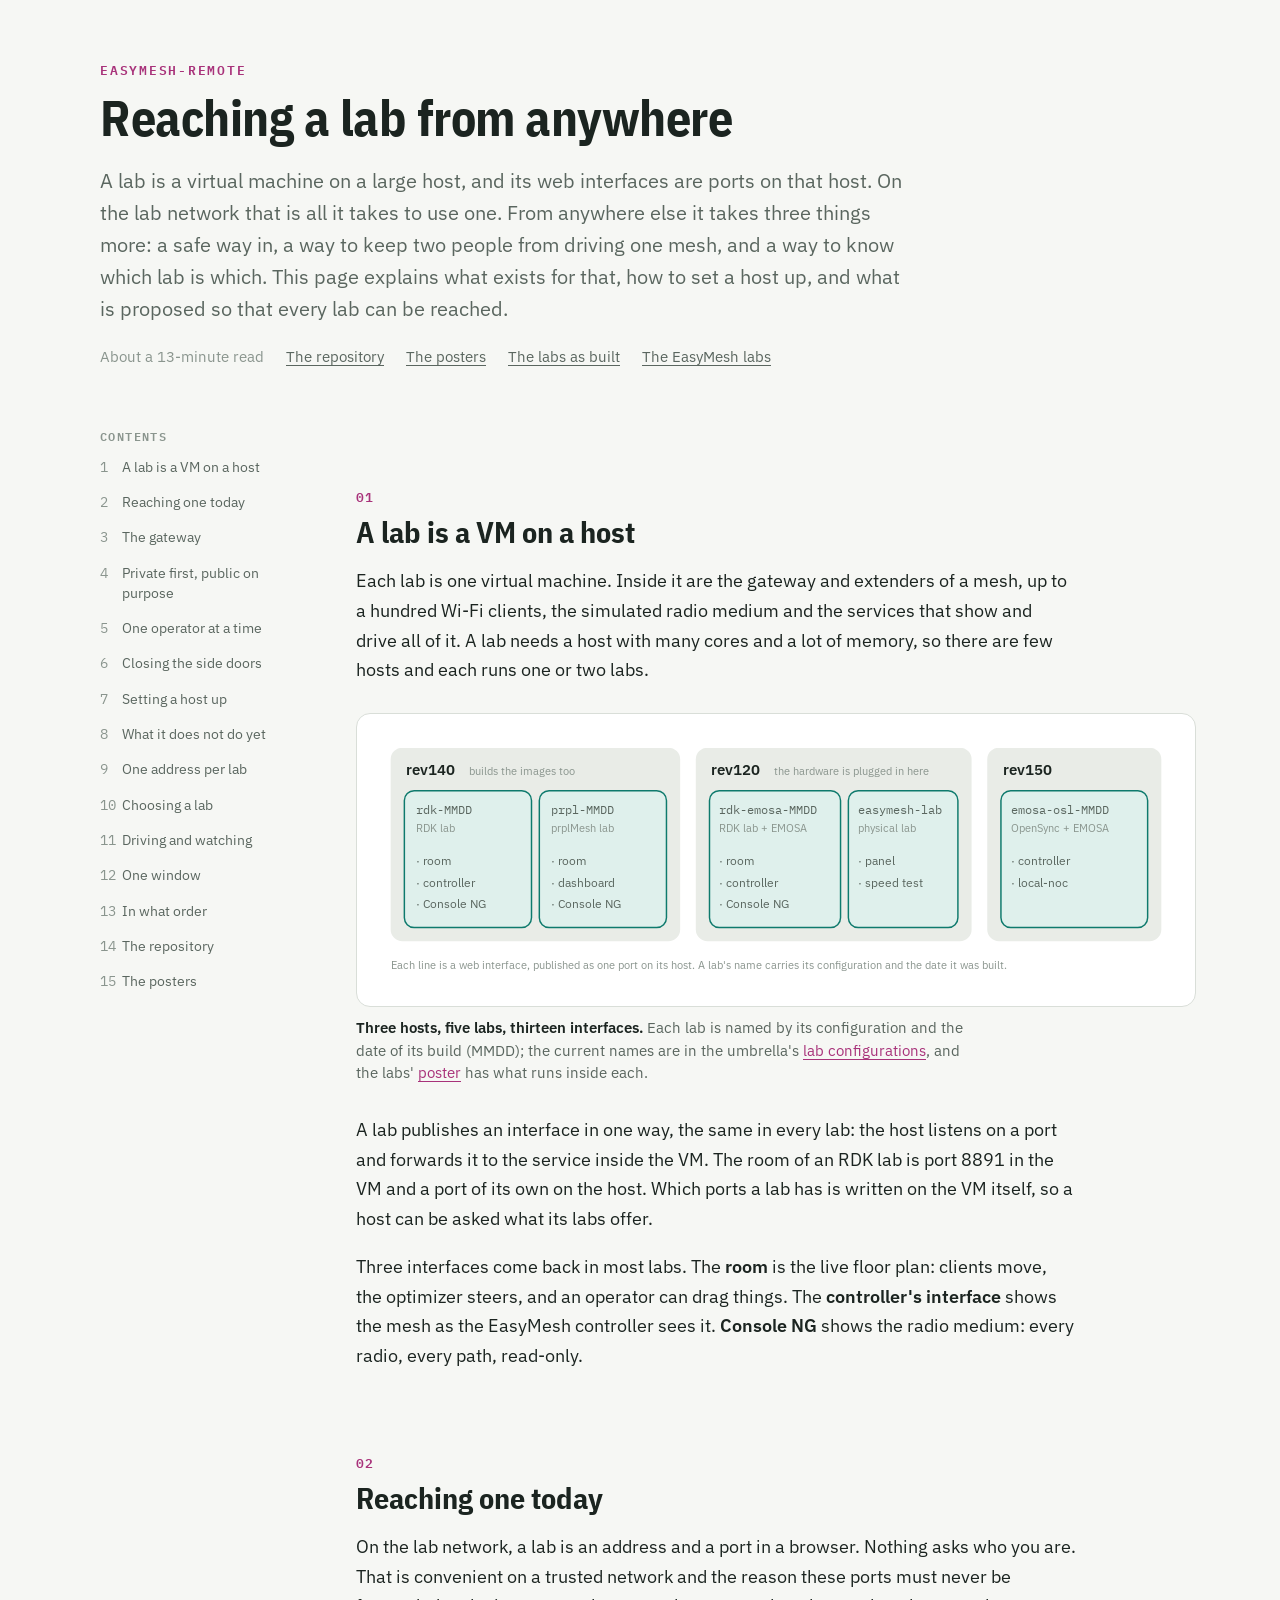
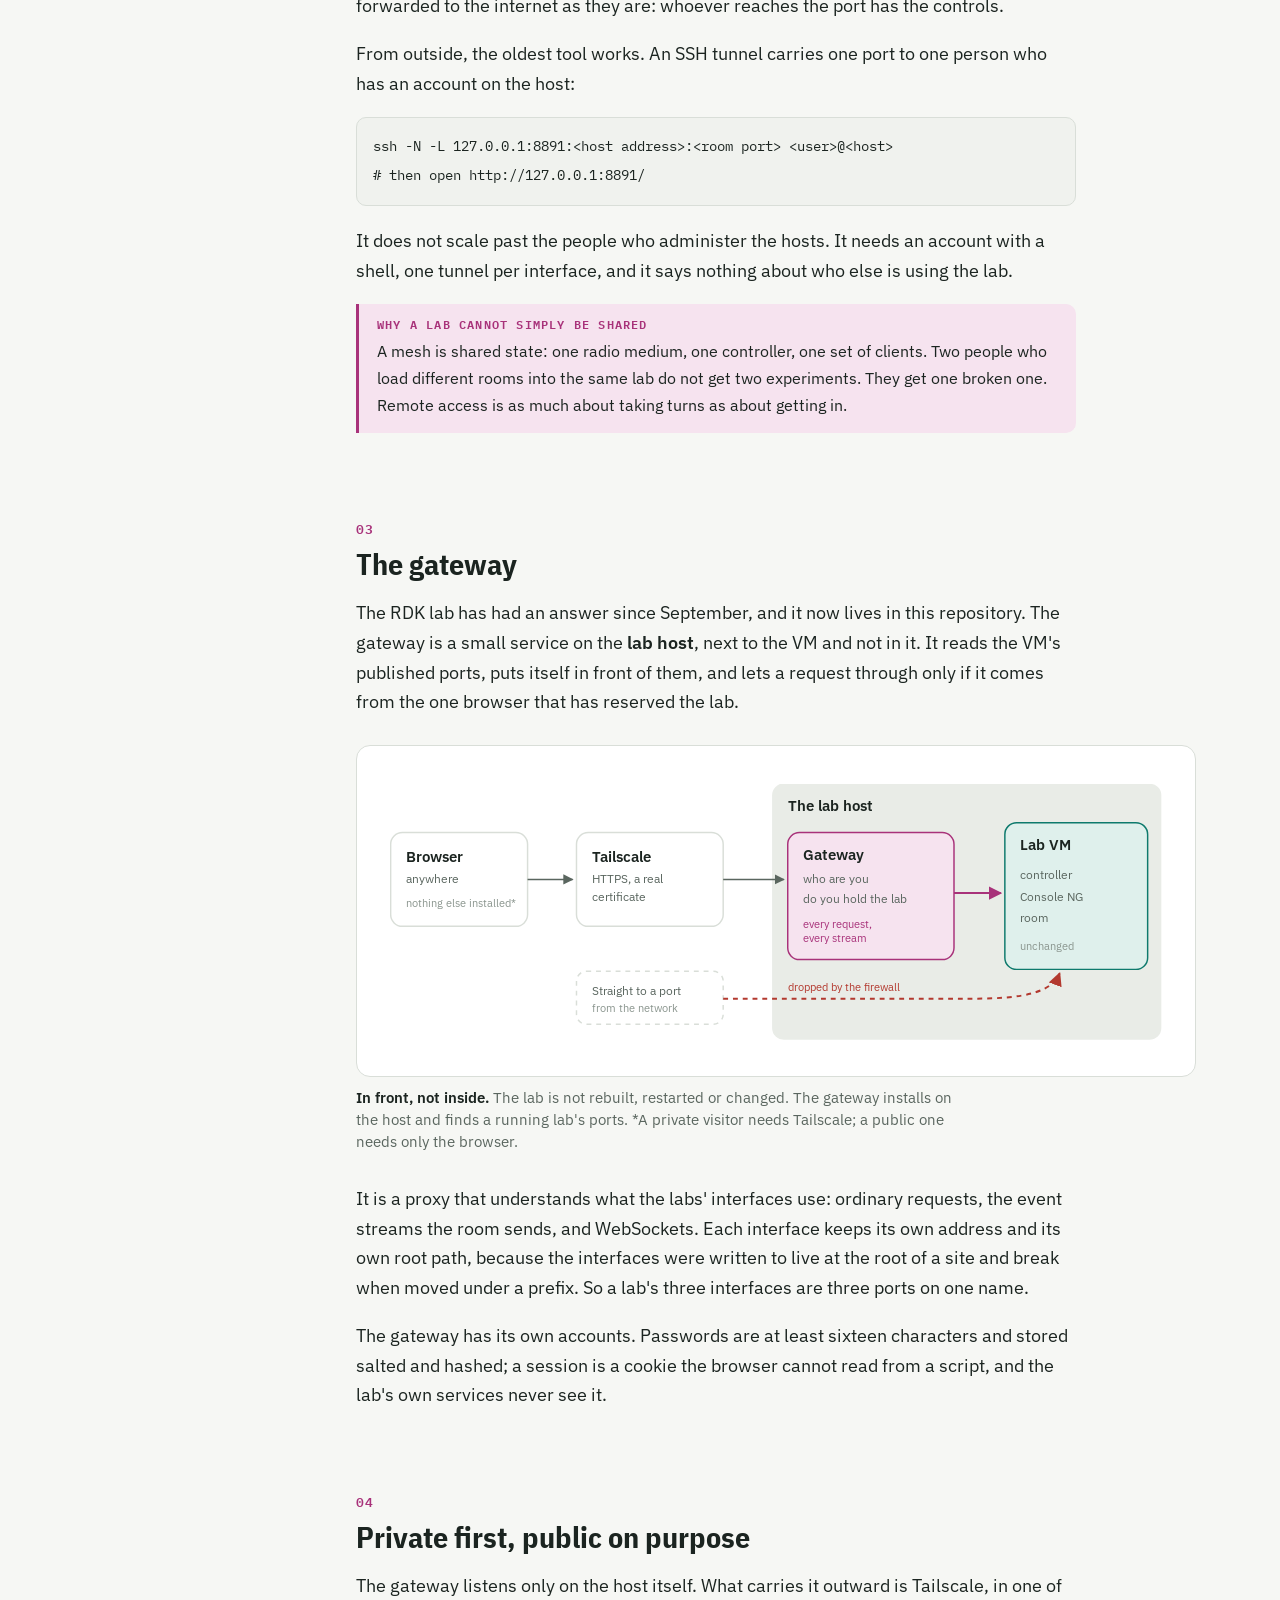
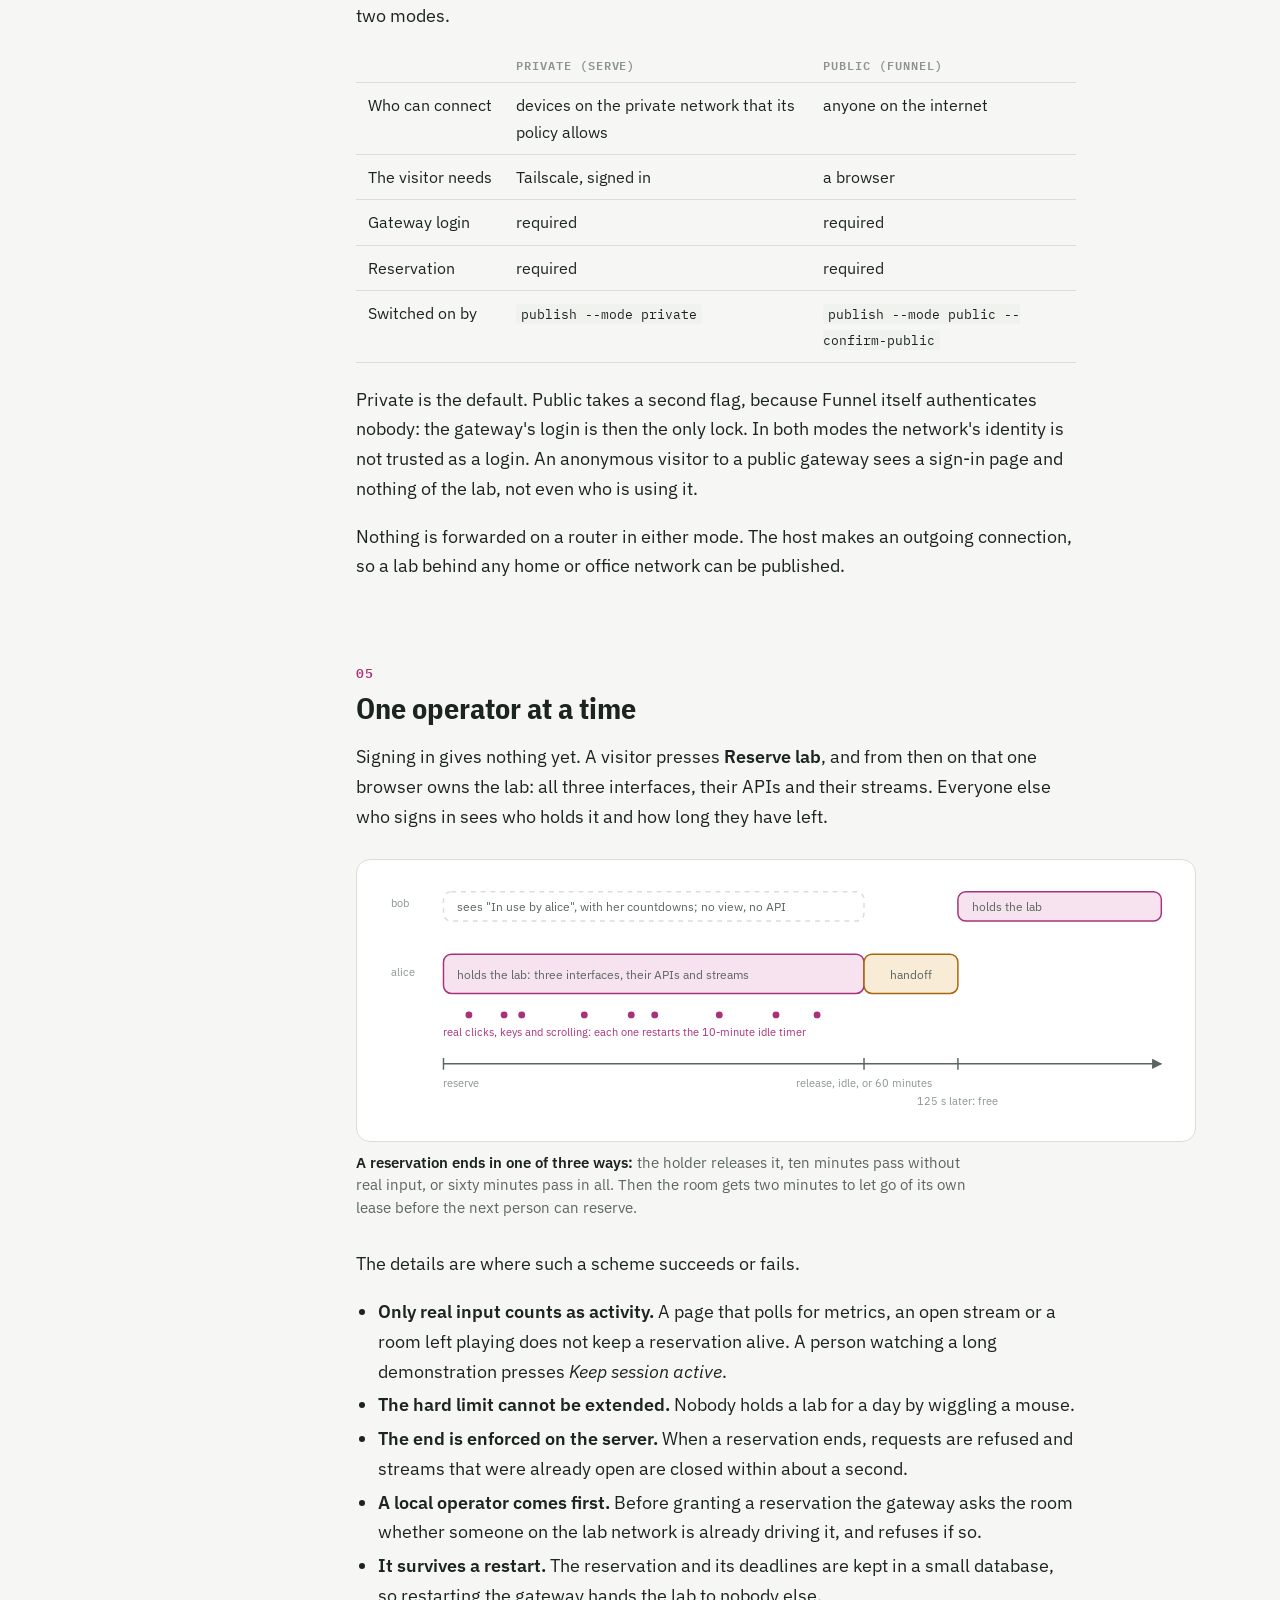
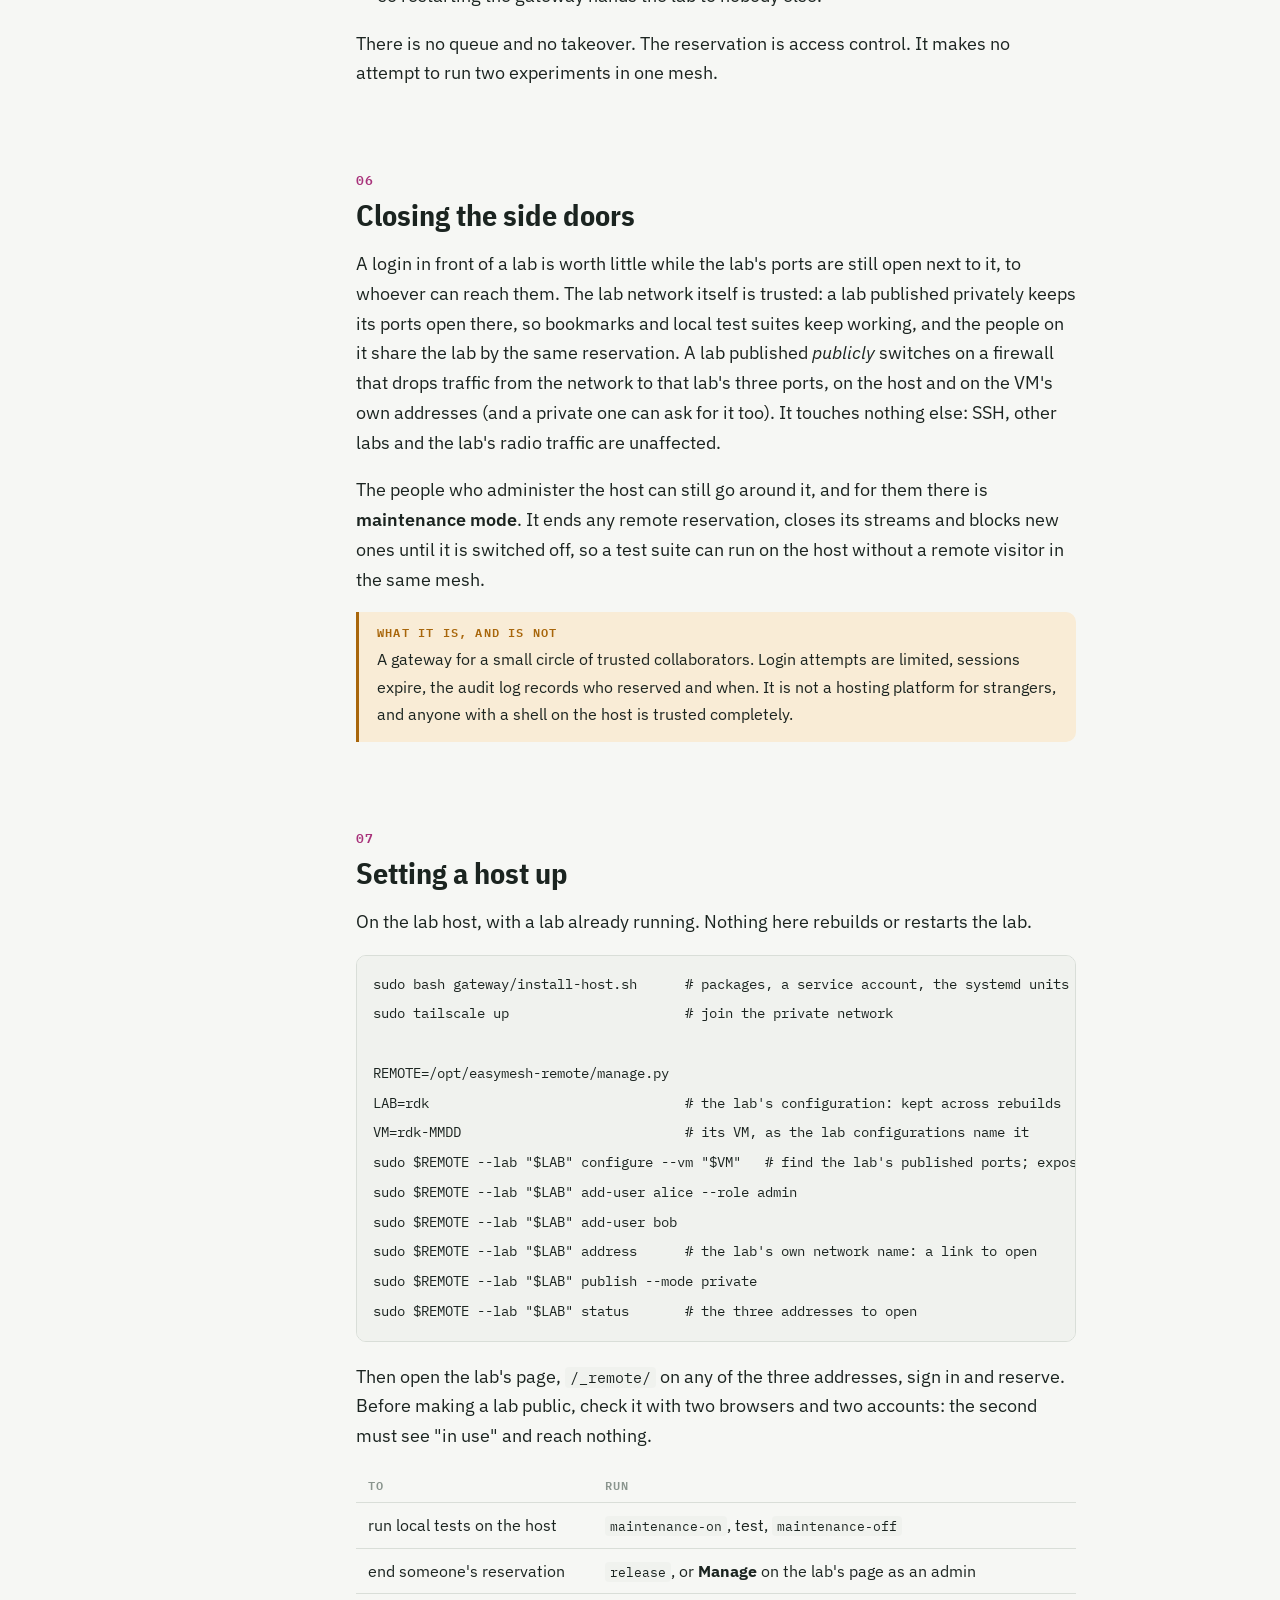
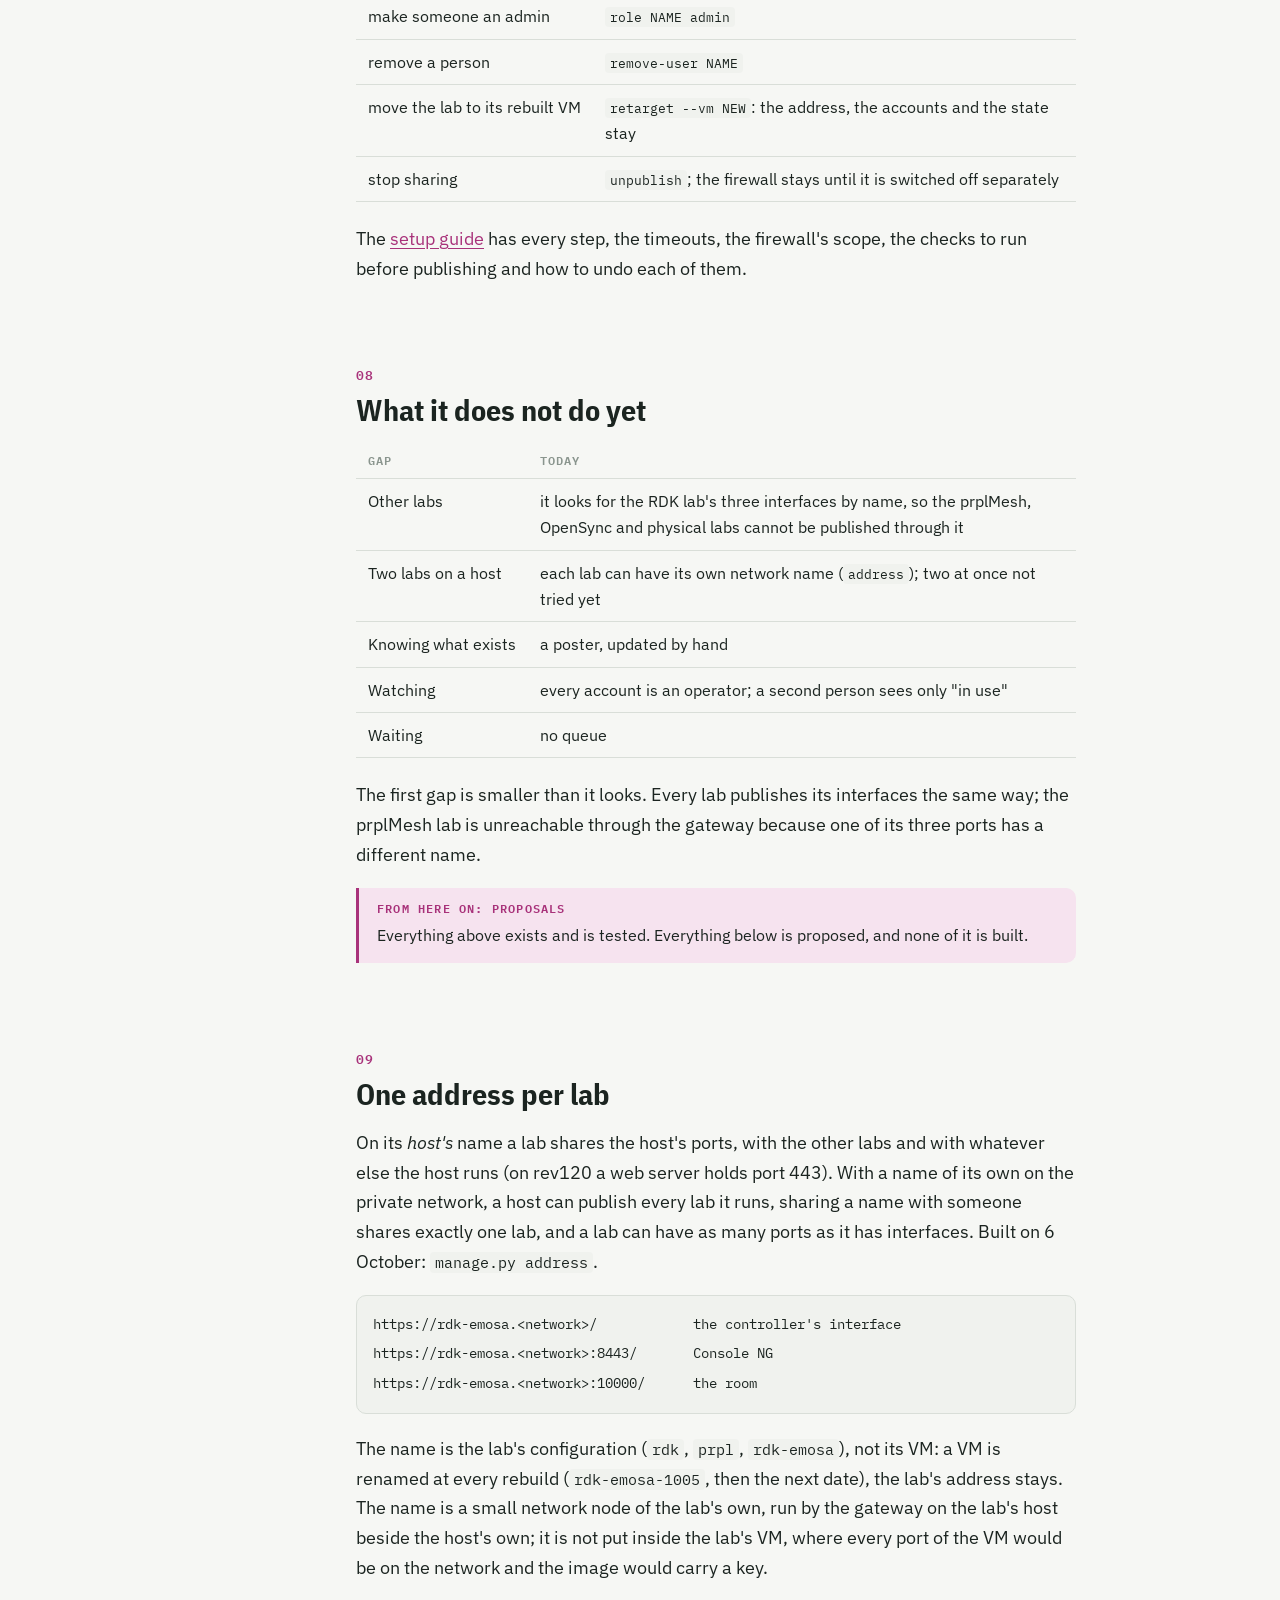
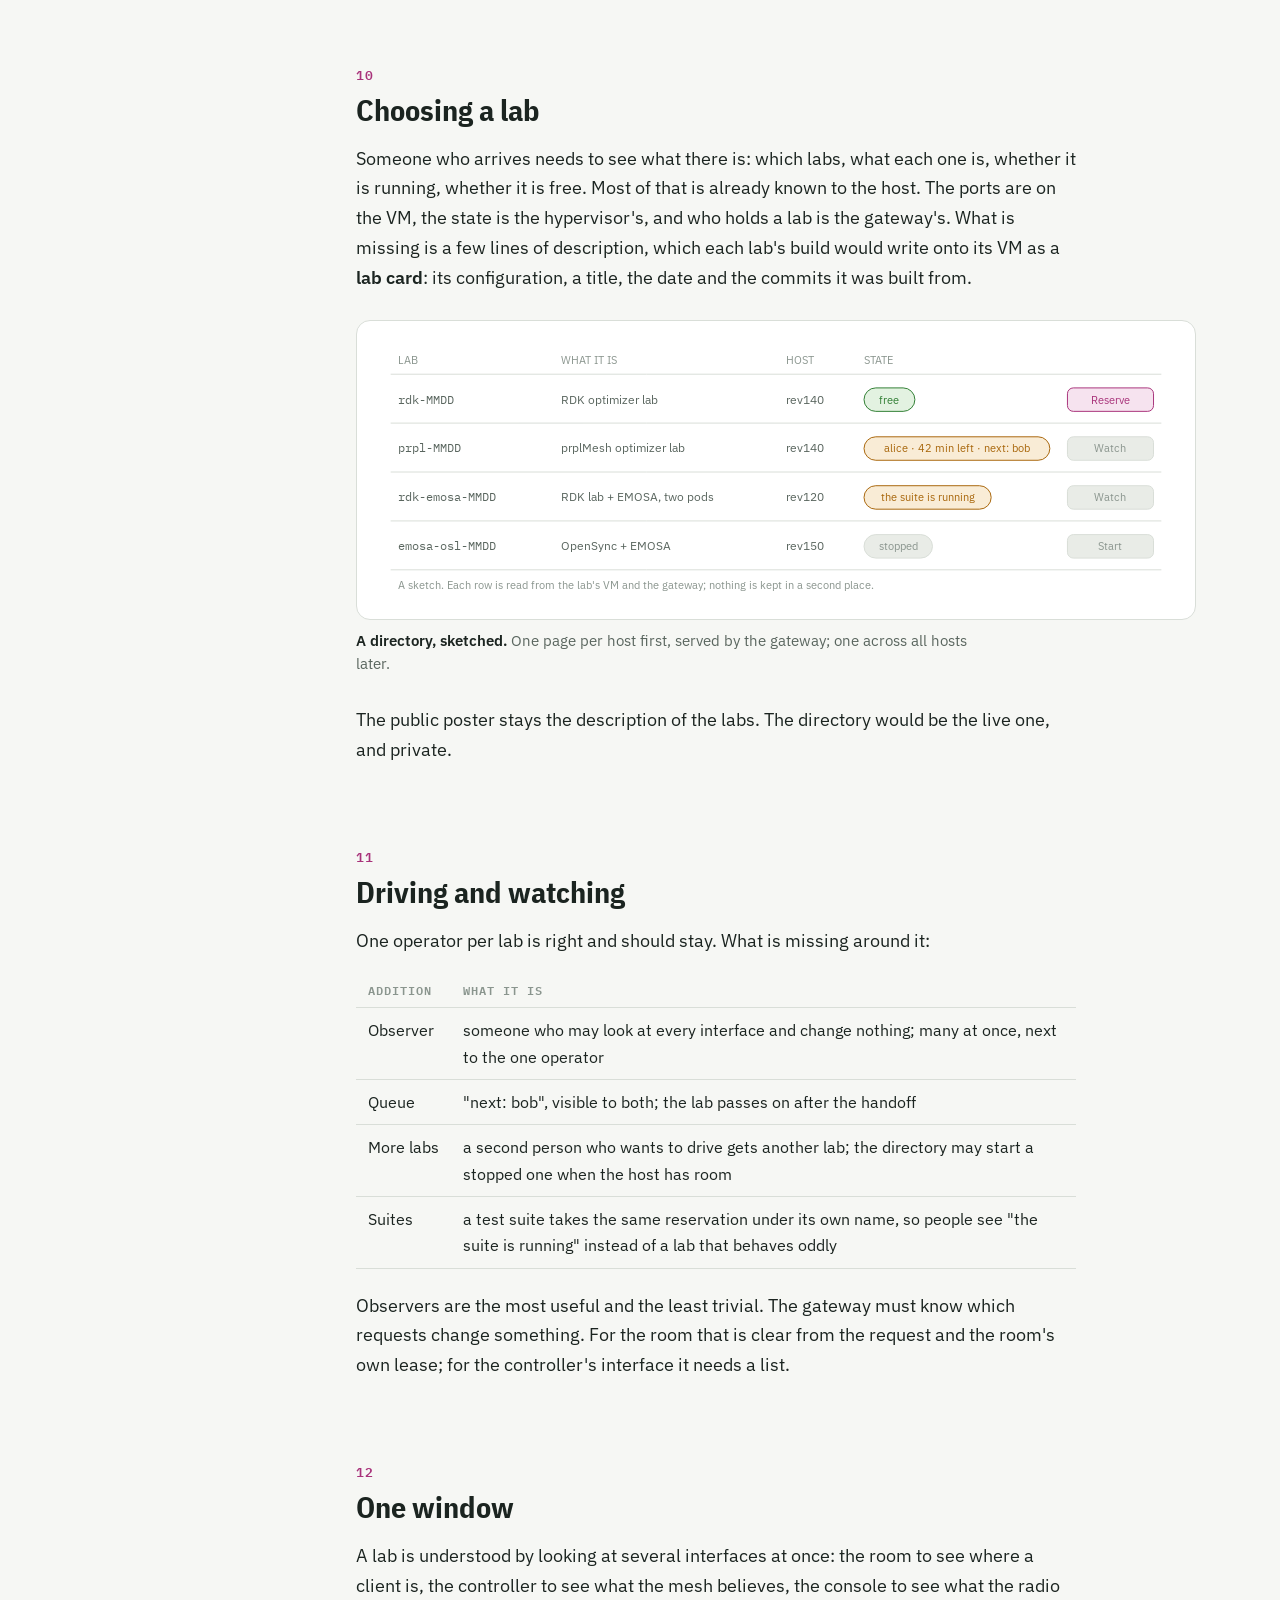
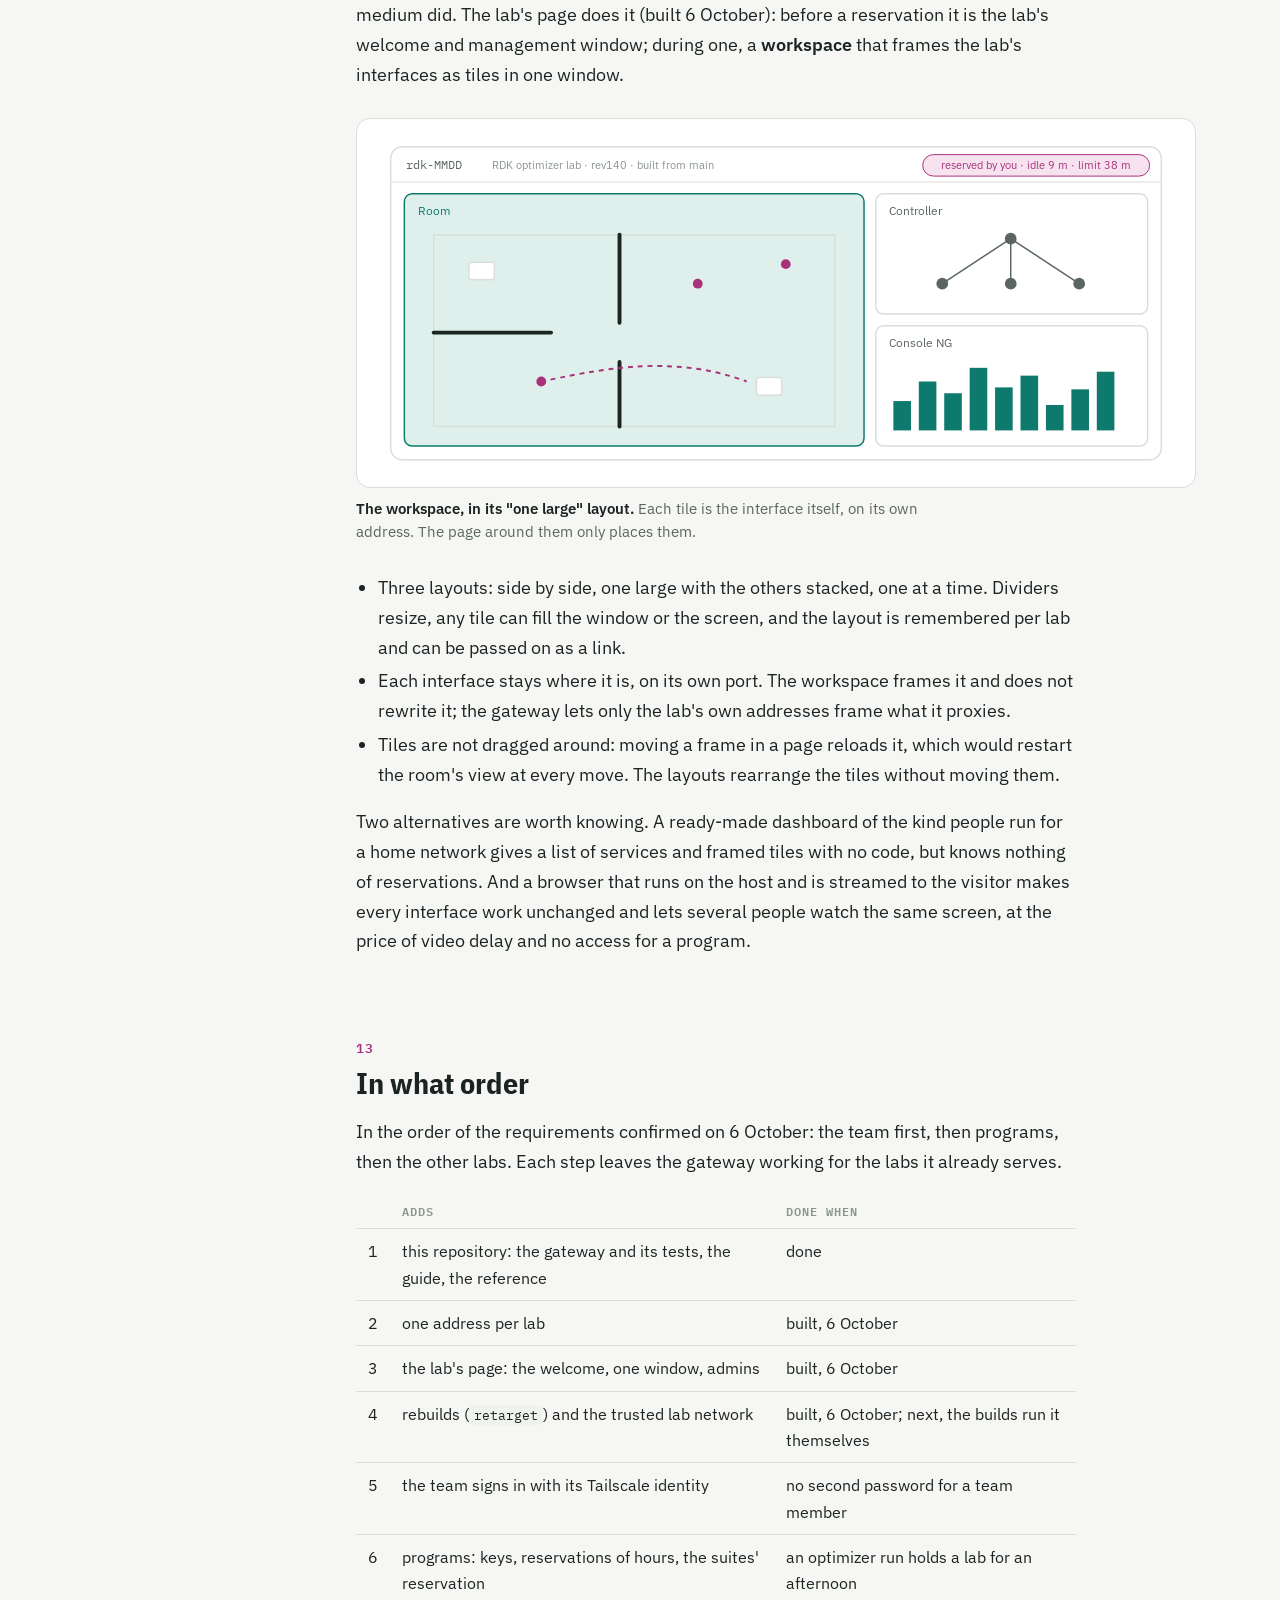
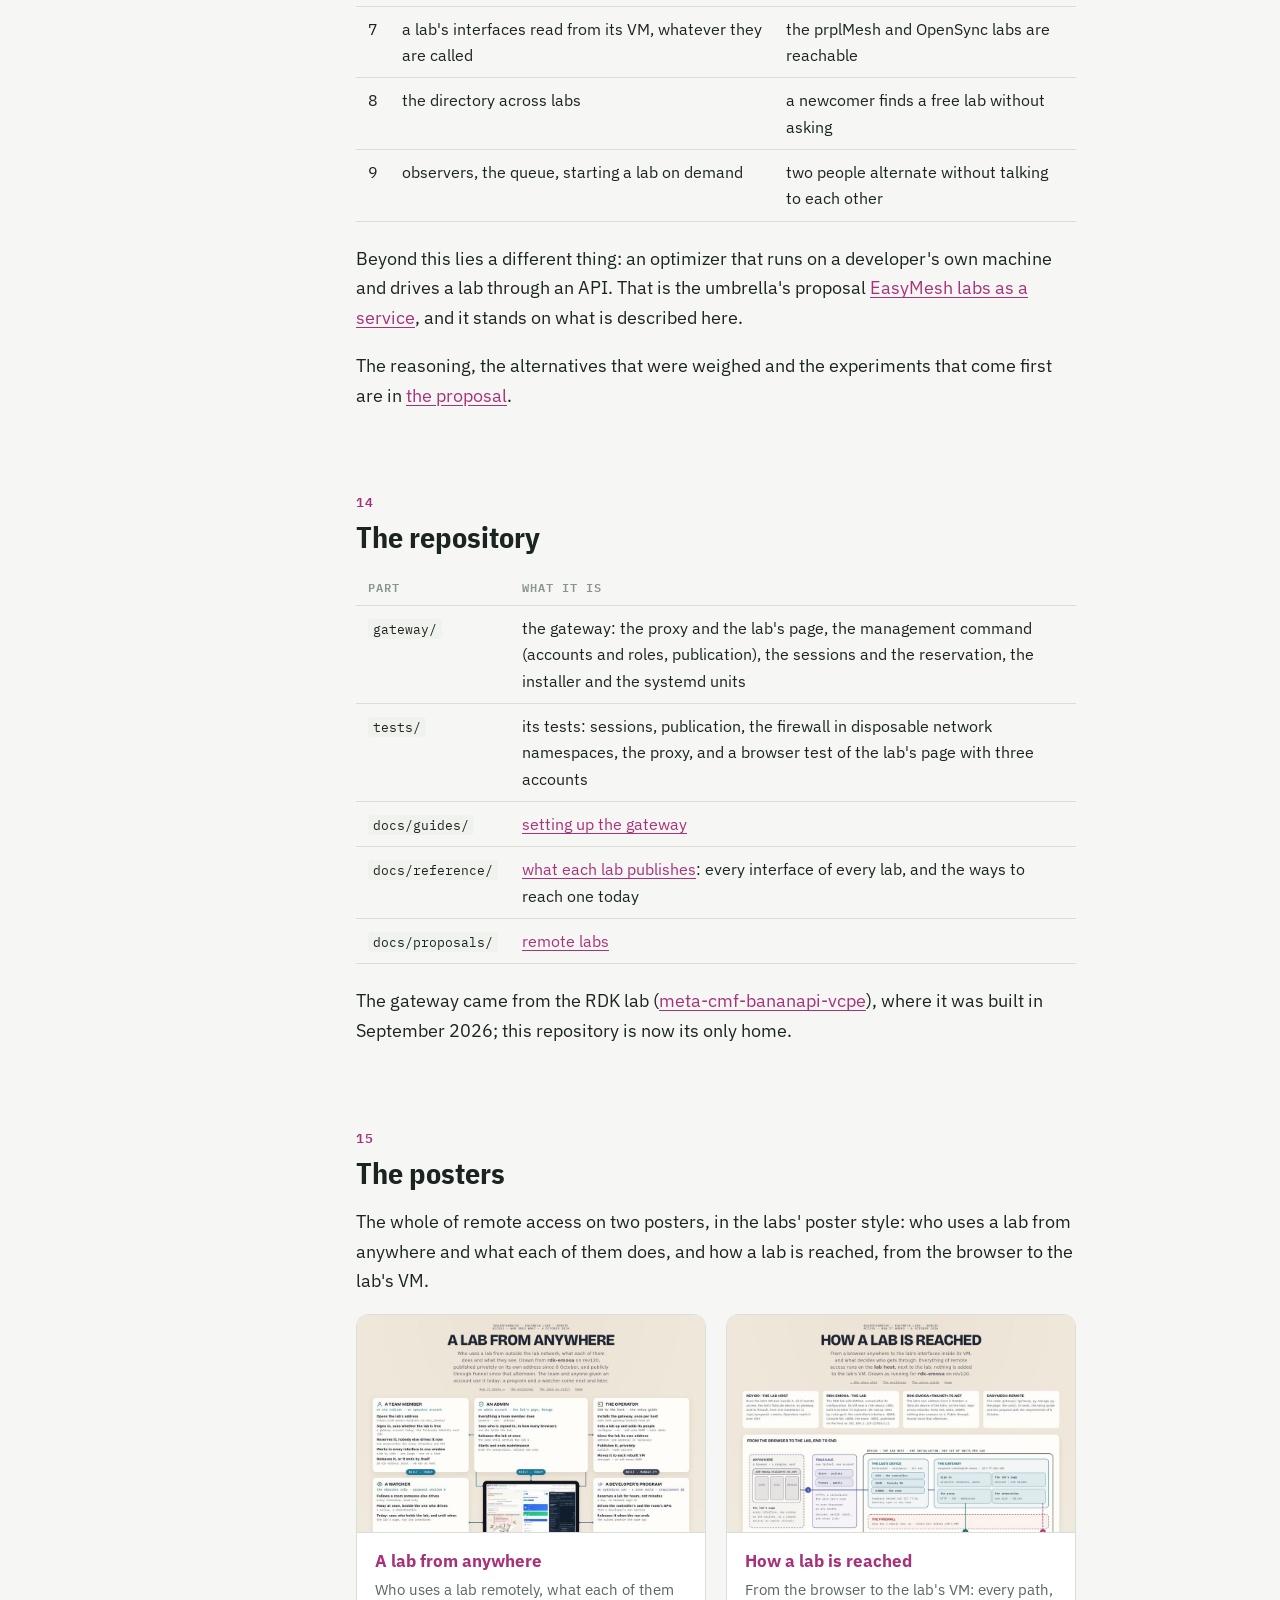
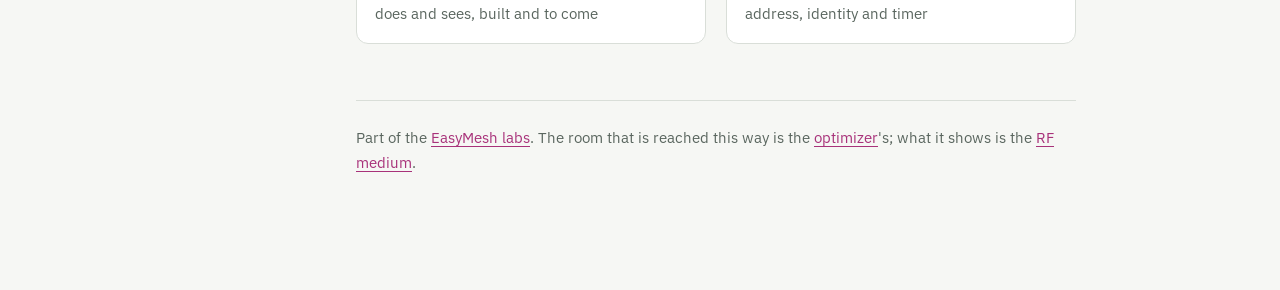
<file: site/index.html>
<!doctype html>
<html lang="en">
<head>
<meta charset="utf-8">
<meta name="viewport" content="width=device-width, initial-scale=1, viewport-fit=cover">
<title>Reaching a lab from anywhere</title>
<meta name="description" content="How an EasyMesh lab is reached from outside the lab network: what a lab publishes, the gateway that puts a login and one reservation in front of it, how to set a lab host up, and what is proposed for every lab.">
<link rel="icon" href="icon.svg" type="image/svg+xml">
<link rel="preconnect" href="https://fonts.googleapis.com">
<link rel="preconnect" href="https://fonts.gstatic.com" crossorigin>
<link rel="stylesheet" href="https://fonts.googleapis.com/css2?family=IBM+Plex+Mono:wght@400;600&family=IBM+Plex+Sans+Condensed:wght@600;700&family=IBM+Plex+Sans:ital,wght@0,400;0,600;1,400&display=swap">
<link rel="stylesheet" href="style.css">
<script src="toc.js" defer></script>
</head>
<body>
<a class="skip" href="#lab">Skip to the article</a>

<svg width="0" height="0" style="position:absolute" aria-hidden="true">
  <defs>
    <marker id="ah" viewBox="0 0 10 10" refX="9" refY="5" markerWidth="7" markerHeight="7" orient="auto-start-reverse">
      <path d="M0,0 L10,5 L0,10 z" class="arrow"/>
    </marker>
    <marker id="ah-accent" viewBox="0 0 10 10" refX="9" refY="5" markerWidth="7" markerHeight="7" orient="auto-start-reverse">
      <path d="M0,0 L10,5 L0,10 z" class="fill-accent"/>
    </marker>
    <marker id="ah-radio" viewBox="0 0 10 10" refX="9" refY="5" markerWidth="7" markerHeight="7" orient="auto-start-reverse">
      <path d="M0,0 L10,5 L0,10 z" class="fill-radio"/>
    </marker>
    <marker id="ah-bad" viewBox="0 0 10 10" refX="9" refY="5" markerWidth="7" markerHeight="7" orient="auto-start-reverse">
      <path d="M0,0 L10,5 L0,10 z" class="fill-bad"/>
    </marker>
  </defs>
</svg>

<div class="page">
<header class="hero">
  <p class="eyebrow">easymesh-remote</p>
  <h1>Reaching a lab from anywhere</h1>
  <p class="lead">A lab is a virtual machine on a large host, and its web interfaces are ports on
  that host. On the lab network that is all it takes to use one. From anywhere else it takes
  three things more: a safe way in, a way to keep two people from driving one mesh, and a way to
  know which lab is which. This page explains what exists for that, how to set a host up, and
  what is proposed so that every lab can be reached.</p>
  <p class="meta"><span>About a 13-minute read</span><a href="https://github.com/boardfarmdevs/easymesh-remote">The repository</a><a href="#posters">The posters</a><a href="https://mesh.vcpe.dev/posters/labs.html">The labs as built</a><a href="https://mesh.vcpe.dev/">The EasyMesh labs</a></p>
</header>

<nav class="toc" aria-label="Contents">
  <p>Contents</p>
  <ol>
    <li><a href="#lab">A lab is a VM on a host</a></li>
    <li><a href="#today">Reaching one today</a></li>
    <li><a href="#gateway">The gateway</a></li>
    <li><a href="#private">Private first, public on purpose</a></li>
    <li><a href="#reservation">One operator at a time</a></li>
    <li><a href="#doors">Closing the side doors</a></li>
    <li><a href="#setup">Setting a host up</a></li>
    <li><a href="#limits">What it does not do yet</a></li>
    <li><a href="#address">One address per lab</a></li>
    <li><a href="#choose">Choosing a lab</a></li>
    <li><a href="#together">Driving and watching</a></li>
    <li><a href="#window">One window</a></li>
    <li><a href="#steps">In what order</a></li>
    <li><a href="#repository">The repository</a></li>
    <li><a href="#posters">The posters</a></li>
  </ol>
</nav>

<article>

<section id="lab">
<h2>A lab is a VM on a host</h2>
<p>Each lab is one virtual machine. Inside it are the gateway and extenders of a mesh, up to a
hundred Wi-Fi clients, the simulated radio medium and the services that show and drive all of
it. A lab needs a host with many cores and a lot of memory, so there are few hosts and each
runs one or two labs.</p>
<figure class="wide" id="fig-map">
<div class="fig">
<svg viewBox="0 0 820 262" role="img" aria-label="Three lab hosts. rev140 runs the RDK and prplMesh optimizer labs, rev120 runs the RDK lab with EMOSA and the physical lab, rev150 runs the OpenSync lab with EMOSA. Each lab, named by its configuration, lists the web interfaces it publishes.">
  <rect class="box-soft" x="16" y="16" width="296" height="198" rx="12"/>
  <text class="t" x="32" y="44">rev140</text>
  <text class="xs" x="96" y="44">builds the images too</text>
  <rect class="box-radio" x="30" y="60" width="130" height="140" rx="10"/>
  <text class="s mono" x="42" y="84">rdk-MMDD</text>
  <text class="xs" x="42" y="102">RDK lab</text>
  <text class="s" x="42" y="136">· room</text>
  <text class="s" x="42" y="158">· controller</text>
  <text class="s" x="42" y="180">· Console NG</text>
  <rect class="box-radio" x="168" y="60" width="130" height="140" rx="10"/>
  <text class="s mono" x="180" y="84">prpl-MMDD</text>
  <text class="xs" x="180" y="102">prplMesh lab</text>
  <text class="s" x="180" y="136">· room</text>
  <text class="s" x="180" y="158">· dashboard</text>
  <text class="s" x="180" y="180">· Console NG</text>

  <rect class="box-soft" x="328" y="16" width="282" height="198" rx="12"/>
  <text class="t" x="344" y="44">rev120</text>
  <text class="xs" x="408" y="44">the hardware is plugged in here</text>
  <rect class="box-radio" x="342" y="60" width="134" height="140" rx="10"/>
  <text class="s mono" x="352" y="84">rdk-emosa-MMDD</text>
  <text class="xs" x="352" y="102">RDK lab + EMOSA</text>
  <text class="s" x="352" y="136">· room</text>
  <text class="s" x="352" y="158">· controller</text>
  <text class="s" x="352" y="180">· Console NG</text>
  <rect class="box-radio" x="484" y="60" width="112" height="140" rx="10"/>
  <text class="s mono" x="494" y="84">easymesh-lab</text>
  <text class="xs" x="494" y="102">physical lab</text>
  <text class="s" x="494" y="136">· panel</text>
  <text class="s" x="494" y="158">· speed test</text>

  <rect class="box-soft" x="626" y="16" width="178" height="198" rx="12"/>
  <text class="t" x="642" y="44">rev150</text>
  <rect class="box-radio" x="640" y="60" width="150" height="140" rx="10"/>
  <text class="s mono" x="650" y="84">emosa-osl-MMDD</text>
  <text class="xs" x="650" y="102">OpenSync + EMOSA</text>
  <text class="s" x="650" y="136">· controller</text>
  <text class="s" x="650" y="158">· local-noc</text>

  <text class="xs" x="16" y="242">Each line is a web interface, published as one port on its host. A lab's name carries its configuration and the date it was built.</text>
</svg>
</div>
<figcaption><b>Three hosts, five labs, thirteen interfaces.</b> Each lab is named by its
configuration and the date of its build (MMDD); the current names are in the umbrella's
<a href="https://github.com/boardfarmdevs/easymesh-labs/blob/main/docs/reference/lab-configurations.md">lab
configurations</a>, and the labs' <a href="https://mesh.vcpe.dev/posters/labs.html">poster</a>
has what runs inside each.</figcaption>
</figure>
<p>A lab publishes an interface in one way, the same in every lab: the host listens on a port
and forwards it to the service inside the VM. The room of an RDK lab is port 8891
in the VM and a port of its own on the host. Which ports a lab has is written on the VM itself,
so a host can be asked what its labs offer.</p>
<p>Three interfaces come back in most labs. The <strong>room</strong> is the live floor plan:
clients move, the optimizer steers, and an operator can drag things. The
<strong>controller's interface</strong> shows the mesh as the EasyMesh controller sees it.
<strong>Console NG</strong> shows the radio medium: every radio, every path, read-only.</p>
</section>

<section id="today">
<h2>Reaching one today</h2>
<p>On the lab network, a lab is an address and a port in a browser. Nothing asks who you are.
That is convenient on a trusted network and the reason these ports must never be forwarded to
the internet as they are: whoever reaches the port has the controls.</p>
<p>From outside, the oldest tool works. An SSH tunnel carries one port to one person who has an
account on the host:</p>
<pre><code>ssh -N -L 127.0.0.1:8891:&lt;host address&gt;:&lt;room port&gt; &lt;user&gt;@&lt;host&gt;
# then open http://127.0.0.1:8891/</code></pre>
<p>It does not scale past the people who administer the hosts. It needs an account with a
shell, one tunnel per interface, and it says nothing about who else is using the lab.</p>
<aside class="note"><span class="t">Why a lab cannot simply be shared</span>
<p>A mesh is shared state: one radio medium, one controller, one set of clients. Two people
who load different rooms into the same lab do not get two experiments. They get one broken
one. Remote access is as much about taking turns as about getting in.</p></aside>
</section>

<section id="gateway">
<h2>The gateway</h2>
<p>The RDK lab has had an answer since September, and it now lives in this repository. The
gateway is a small service on the <strong>lab host</strong>, next to the VM and not in it.
It reads the VM's published ports, puts itself in front of them, and lets a request through
only if it comes from the one browser that has reserved the lab.</p>
<figure class="wide" id="fig-gateway">
<div class="fig">
<svg viewBox="0 0 820 300" role="img" aria-label="A browser reaches the gateway on the lab host over Tailscale HTTPS; the gateway checks the login and the reservation and forwards to the lab VM's published ports; direct access to those ports from the network is blocked.">
  <rect class="box" x="16" y="70" width="140" height="96" rx="12"/>
  <text class="t" x="32" y="100">Browser</text>
  <text class="s" x="32" y="122">anywhere</text>
  <text class="xs" x="32" y="146">nothing else installed*</text>

  <rect class="box" x="206" y="70" width="150" height="96" rx="12"/>
  <text class="t" x="222" y="100">Tailscale</text>
  <text class="s" x="222" y="122">HTTPS, a real</text>
  <text class="s" x="222" y="140">certificate</text>

  <rect class="box-soft" x="406" y="20" width="398" height="262" rx="12"/>
  <text class="t" x="422" y="48">The lab host</text>

  <rect class="box-accent" x="422" y="70" width="170" height="130" rx="12"/>
  <text class="t" x="438" y="98">Gateway</text>
  <text class="s" x="438" y="122">who are you</text>
  <text class="s" x="438" y="142">do you hold the lab</text>
  <text class="xs lbl-accent" x="438" y="168">every request,</text>
  <text class="xs lbl-accent" x="438" y="182">every stream</text>

  <rect class="box-radio" x="644" y="60" width="146" height="150" rx="12"/>
  <text class="t" x="660" y="88">Lab VM</text>
  <text class="s" x="660" y="118">controller</text>
  <text class="s" x="660" y="140">Console NG</text>
  <text class="s" x="660" y="162">room</text>
  <text class="xs" x="660" y="190">unchanged</text>

  <path class="ln" d="M156 118 H202" marker-end="url(#ah)"/>
  <path class="ln" d="M356 118 H418" marker-end="url(#ah)"/>
  <path class="ln-accent" d="M592 132 H640" marker-end="url(#ah-accent)"/>

  <rect class="box dash" x="206" y="212" width="150" height="54" rx="10"/>
  <text class="s" x="222" y="236">Straight to a port</text>
  <text class="xs" x="222" y="254">from the network</text>
  <path class="ln-bad dash" d="M356 240 H600 C 640 240, 690 240, 700 214" marker-end="url(#ah-bad)"/>
  <text class="xs lbl-bad" x="480" y="232" text-anchor="middle">dropped by the firewall</text>
</svg>
</div>
<figcaption><b>In front, not inside.</b> The lab is not rebuilt, restarted or changed. The
gateway installs on the host and finds a running lab's ports. *A private visitor needs
Tailscale; a public one needs only the browser.</figcaption>
</figure>
<p>It is a proxy that understands what the labs' interfaces use: ordinary requests, the event
streams the room sends, and WebSockets. Each interface keeps its own address and its own root
path, because the interfaces were written to live at the root of a site and break when moved
under a prefix. So a lab's three interfaces are three ports on one name.</p>
<p>The gateway has its own accounts. Passwords are at least sixteen characters and stored
salted and hashed; a session is a cookie the browser cannot read from a script, and the lab's
own services never see it.</p>
</section>

<section id="private">
<h2>Private first, public on purpose</h2>
<p>The gateway listens only on the host itself. What carries it outward is Tailscale, in one
of two modes.</p>
<div class="table-wrap"><table>
<thead><tr><th></th><th>Private (Serve)</th><th>Public (Funnel)</th></tr></thead>
<tbody>
<tr><td>Who can connect</td><td>devices on the private network that its policy allows</td><td>anyone on the internet</td></tr>
<tr><td>The visitor needs</td><td>Tailscale, signed in</td><td>a browser</td></tr>
<tr><td>Gateway login</td><td>required</td><td>required</td></tr>
<tr><td>Reservation</td><td>required</td><td>required</td></tr>
<tr><td>Switched on by</td><td><code>publish --mode private</code></td><td><code>publish --mode public --confirm-public</code></td></tr>
</tbody></table></div>
<p>Private is the default. Public takes a second flag, because Funnel itself authenticates
nobody: the gateway's login is then the only lock. In both modes the network's identity is
not trusted as a login. An anonymous visitor to a public gateway sees a sign-in page and
nothing of the lab, not even who is using it.</p>
<p>Nothing is forwarded on a router in either mode. The host makes an outgoing connection,
so a lab behind any home or office network can be published.</p>
</section>

<section id="reservation">
<h2>One operator at a time</h2>
<p>Signing in gives nothing yet. A visitor presses <strong>Reserve lab</strong>, and from then
on that one browser owns the lab: all three interfaces, their APIs and their streams. Everyone
else who signs in sees who holds it and how long they have left.</p>
<figure class="wide" id="fig-timeline">
<div class="fig">
<svg viewBox="0 0 820 250" role="img" aria-label="A timeline: alice reserves the lab and holds it while she is active, up to a hard limit; after she releases there is a short handoff; then bob can reserve. While alice holds it, bob sees that it is in use.">
  <text class="xs" x="16" y="30">bob</text>
  <rect class="box dash" x="70" y="14" width="430" height="30" rx="8"/>
  <text class="s" x="84" y="34">sees "In use by alice", with her countdowns; no view, no API</text>
  <rect class="box-accent" x="596" y="14" width="208" height="30" rx="8"/>
  <text class="s" x="610" y="34">holds the lab</text>

  <text class="xs" x="16" y="100">alice</text>
  <rect class="box-accent" x="70" y="78" width="430" height="40" rx="8"/>
  <text class="s" x="84" y="103">holds the lab: three interfaces, their APIs and streams</text>
  <rect class="box-warn" x="500" y="78" width="96" height="40" rx="8"/>
  <text class="s" x="548" y="103" text-anchor="middle">handoff</text>

  <g class="fill-accent">
    <circle cx="96" cy="140" r="3.5"/><circle cx="132" cy="140" r="3.5"/><circle cx="150" cy="140" r="3.5"/>
    <circle cx="214" cy="140" r="3.5"/><circle cx="262" cy="140" r="3.5"/><circle cx="286" cy="140" r="3.5"/>
    <circle cx="352" cy="140" r="3.5"/><circle cx="410" cy="140" r="3.5"/><circle cx="452" cy="140" r="3.5"/>
  </g>
  <text class="xs lbl-accent" x="70" y="162">real clicks, keys and scrolling: each one restarts the 10-minute idle timer</text>

  <path class="ln" d="M70 190 H804" marker-end="url(#ah)"/>
  <path class="ln" d="M70 184 V196"/>
  <path class="ln" d="M500 184 V196"/>
  <path class="ln" d="M596 184 V196"/>
  <text class="xs" x="70" y="214">reserve</text>
  <text class="xs" x="500" y="214" text-anchor="middle">release, idle, or 60 minutes</text>
  <text class="xs" x="596" y="232" text-anchor="middle">125 s later: free</text>
</svg>
</div>
<figcaption><b>A reservation ends in one of three ways:</b> the holder releases it, ten minutes
pass without real input, or sixty minutes pass in all. Then the room gets two minutes to let go
of its own lease before the next person can reserve.</figcaption>
</figure>
<p>The details are where such a scheme succeeds or fails.</p>
<ul>
  <li><strong>Only real input counts as activity.</strong> A page that polls for metrics, an
  open stream or a room left playing does not keep a reservation alive. A person watching a
  long demonstration presses <em>Keep session active</em>.</li>
  <li><strong>The hard limit cannot be extended.</strong> Nobody holds a lab for a day by
  wiggling a mouse.</li>
  <li><strong>The end is enforced on the server.</strong> When a reservation ends, requests
  are refused and streams that were already open are closed within about a second.</li>
  <li><strong>A local operator comes first.</strong> Before granting a reservation the gateway
  asks the room whether someone on the lab network is already driving it, and refuses if so.</li>
  <li><strong>It survives a restart.</strong> The reservation and its deadlines are kept in a
  small database, so restarting the gateway hands the lab to nobody else.</li>
</ul>
<p>There is no queue and no takeover. The reservation is access control. It makes no attempt
to run two experiments in one mesh.</p>
</section>

<section id="doors">
<h2>Closing the side doors</h2>
<p>A login in front of a lab is worth little while the lab's ports are still open next to it,
to whoever can reach them. The lab network itself is trusted: a lab published privately keeps
its ports open there, so bookmarks and local test suites keep working, and the people on it
share the lab by the same reservation. A lab published <em>publicly</em> switches on a
firewall that drops traffic from the network to that lab's three ports, on the host and on the
VM's own addresses (and a private one can ask for it too). It touches nothing else: SSH, other
labs and the lab's radio traffic are unaffected.</p>
<p>The people who administer the host can still go around it, and for them there is
<strong>maintenance mode</strong>. It ends any remote reservation, closes its streams and
blocks new ones until it is switched off, so a test suite can run on the host without a remote
visitor in the same mesh.</p>
<aside class="note limit"><span class="t">What it is, and is not</span>
<p>A gateway for a small circle of trusted collaborators. Login attempts are limited, sessions
expire, the audit log records who reserved and when. It is not a hosting platform for
strangers, and anyone with a shell on the host is trusted completely.</p></aside>
</section>

<section id="setup">
<h2>Setting a host up</h2>
<p>On the lab host, with a lab already running. Nothing here rebuilds or restarts the lab.</p>
<pre><code>sudo bash gateway/install-host.sh      # packages, a service account, the systemd units
sudo tailscale up                      # join the private network

REMOTE=/opt/easymesh-remote/manage.py
LAB=rdk                                # the lab's configuration: kept across rebuilds
VM=rdk-MMDD                            # its VM, as the lab configurations name it
sudo $REMOTE --lab "$LAB" configure --vm "$VM"   # find the lab's published ports; exposes nothing
sudo $REMOTE --lab "$LAB" add-user alice --role admin
sudo $REMOTE --lab "$LAB" add-user bob
sudo $REMOTE --lab "$LAB" address      # the lab's own network name: a link to open
sudo $REMOTE --lab "$LAB" publish --mode private
sudo $REMOTE --lab "$LAB" status       # the three addresses to open</code></pre>
<p>Then open the lab's page, <code>/_remote/</code> on any of the three addresses, sign in and
reserve. Before making a lab public, check it with two browsers and two accounts: the second
must see "in use" and reach nothing.</p>
<div class="table-wrap"><table>
<thead><tr><th>To</th><th>Run</th></tr></thead>
<tbody>
<tr><td>run local tests on the host</td><td><code>maintenance-on</code>, test, <code>maintenance-off</code></td></tr>
<tr><td>end someone's reservation</td><td><code>release</code>, or <b>Manage</b> on the lab's page as an admin</td></tr>
<tr><td>make someone an admin</td><td><code>role NAME admin</code></td></tr>
<tr><td>remove a person</td><td><code>remove-user NAME</code></td></tr>
<tr><td>move the lab to its rebuilt VM</td><td><code>retarget --vm NEW</code>: the address, the accounts and the state stay</td></tr>
<tr><td>stop sharing</td><td><code>unpublish</code>; the firewall stays until it is switched off separately</td></tr>
</tbody></table></div>
<p>The <a href="https://github.com/boardfarmdevs/easymesh-remote/blob/main/docs/guides/setup.md">setup
guide</a> has every step, the timeouts, the firewall's scope, the checks to run before
publishing and how to undo each of them.</p>
</section>

<section id="limits">
<h2>What it does not do yet</h2>
<div class="table-wrap"><table>
<thead><tr><th>Gap</th><th>Today</th></tr></thead>
<tbody>
<tr><td>Other labs</td><td>it looks for the RDK lab's three interfaces by name, so the prplMesh, OpenSync and physical labs cannot be published through it</td></tr>
<tr><td>Two labs on a host</td><td>each lab can have its own network name (<code>address</code>); two at once not tried yet</td></tr>
<tr><td>Knowing what exists</td><td>a poster, updated by hand</td></tr>
<tr><td>Watching</td><td>every account is an operator; a second person sees only "in use"</td></tr>
<tr><td>Waiting</td><td>no queue</td></tr>
</tbody></table></div>
<p>The first gap is smaller than it looks. Every lab publishes its interfaces the same way;
the prplMesh lab is unreachable through the gateway because one of its three ports has a
different name.</p>
<aside class="note"><span class="t">From here on: proposals</span>
<p>Everything above exists and is tested. Everything below is proposed, and none of it is
built.</p></aside>
</section>

<section id="address">
<h2>One address per lab</h2>
<p>On its <em>host's</em> name a lab shares the host's ports, with the other labs and with
whatever else the host runs (on rev120 a web server holds port 443). With a name of its own
on the private network, a host can publish every lab it runs, sharing a name with someone
shares exactly one lab, and a lab can have as many ports as it has interfaces. Built on
6 October: <code>manage.py address</code>.</p>
<pre><code>https://rdk-emosa.&lt;network&gt;/            the controller's interface
https://rdk-emosa.&lt;network&gt;:8443/       Console NG
https://rdk-emosa.&lt;network&gt;:10000/      the room</code></pre>
<p>The name is the lab's configuration (<code>rdk</code>, <code>prpl</code>, <code>rdk-emosa</code>),
not its VM: a VM is renamed at every rebuild (<code>rdk-emosa-1005</code>, then the next
date), the lab's address stays. The name is a small network node of the lab's own, run by
the gateway on the lab's host beside the host's own; it is not put inside the lab's VM,
where every port of the VM would be on the network and the image would carry a key.</p>
</section>

<section id="choose">
<h2>Choosing a lab</h2>
<p>Someone who arrives needs to see what there is: which labs, what each one is, whether it
is running, whether it is free. Most of that is already known to the host. The ports are on
the VM, the state is the hypervisor's, and who holds a lab is the gateway's. What is missing
is a few lines of description, which each lab's build would write onto its VM as a
<strong>lab card</strong>: its configuration, a title, the date and the commits it was built
from.</p>
<figure class="wide" id="fig-directory">
<div class="fig">
<svg viewBox="0 0 820 268" role="img" aria-label="A sketch of a directory page: four labs with their host, what they are, their state and one action each: reserve a free lab, watch or queue for one in use, start a stopped one.">
  <text class="xs" x="24" y="26">LAB</text>
  <text class="xs" x="190" y="26">WHAT IT IS</text>
  <text class="xs" x="420" y="26">HOST</text>
  <text class="xs" x="500" y="26">STATE</text>
  <path class="rule" d="M16 36 H804"/>

  <text class="s mono" x="24" y="66">rdk-MMDD</text>
  <text class="s" x="190" y="66">RDK optimizer lab</text>
  <text class="s" x="420" y="66">rev140</text>
  <rect class="pill-good" x="500" y="50" width="52" height="24" rx="12"/>
  <text class="xs lbl-good" x="526" y="66" text-anchor="middle">free</text>
  <rect class="pill-accent" x="708" y="50" width="88" height="24" rx="6"/>
  <text class="xs lbl-accent" x="752" y="66" text-anchor="middle">Reserve</text>
  <path class="rule" d="M16 86 H804"/>

  <text class="s mono" x="24" y="116">prpl-MMDD</text>
  <text class="s" x="190" y="116">prplMesh optimizer lab</text>
  <text class="s" x="420" y="116">rev140</text>
  <rect class="pill-warn" x="500" y="100" width="190" height="24" rx="12"/>
  <text class="xs lbl-warn" x="595" y="116" text-anchor="middle">alice · 42 min left · next: bob</text>
  <rect class="pill-muted" x="708" y="100" width="88" height="24" rx="6"/>
  <text class="xs" x="752" y="116" text-anchor="middle">Watch</text>
  <path class="rule" d="M16 136 H804"/>

  <text class="s mono" x="24" y="166">rdk-emosa-MMDD</text>
  <text class="s" x="190" y="166">RDK lab + EMOSA, two pods</text>
  <text class="s" x="420" y="166">rev120</text>
  <rect class="pill-warn" x="500" y="150" width="130" height="24" rx="12"/>
  <text class="xs lbl-warn" x="565" y="166" text-anchor="middle">the suite is running</text>
  <rect class="pill-muted" x="708" y="150" width="88" height="24" rx="6"/>
  <text class="xs" x="752" y="166" text-anchor="middle">Watch</text>
  <path class="rule" d="M16 186 H804"/>

  <text class="s mono" x="24" y="216">emosa-osl-MMDD</text>
  <text class="s" x="190" y="216">OpenSync + EMOSA</text>
  <text class="s" x="420" y="216">rev150</text>
  <rect class="pill-muted" x="500" y="200" width="70" height="24" rx="12"/>
  <text class="xs" x="535" y="216" text-anchor="middle">stopped</text>
  <rect class="pill-muted" x="708" y="200" width="88" height="24" rx="6"/>
  <text class="xs" x="752" y="216" text-anchor="middle">Start</text>
  <path class="rule" d="M16 236 H804"/>
  <text class="xs" x="24" y="256">A sketch. Each row is read from the lab's VM and the gateway; nothing is kept in a second place.</text>
</svg>
</div>
<figcaption><b>A directory, sketched.</b> One page per host first, served by the gateway; one
across all hosts later.</figcaption>
</figure>
<p>The public poster stays the description of the labs. The directory would be the live one,
and private.</p>
</section>

<section id="together">
<h2>Driving and watching</h2>
<p>One operator per lab is right and should stay. What is missing around it:</p>
<div class="table-wrap"><table>
<thead><tr><th>Addition</th><th>What it is</th></tr></thead>
<tbody>
<tr><td>Observer</td><td>someone who may look at every interface and change nothing; many at once, next to the one operator</td></tr>
<tr><td>Queue</td><td>"next: bob", visible to both; the lab passes on after the handoff</td></tr>
<tr><td>More labs</td><td>a second person who wants to drive gets another lab; the directory may start a stopped one when the host has room</td></tr>
<tr><td>Suites</td><td>a test suite takes the same reservation under its own name, so people see "the suite is running" instead of a lab that behaves oddly</td></tr>
</tbody></table></div>
<p>Observers are the most useful and the least trivial. The gateway must know which requests
change something. For the room that is clear from the request and the room's own lease; for
the controller's interface it needs a list.</p>
</section>

<section id="window">
<h2>One window</h2>
<p>A lab is understood by looking at several interfaces at once: the room to see where a
client is, the controller to see what the mesh believes, the console to see what the radio
medium did. The lab's page does it (built 6 October): before a reservation it is the lab's
welcome and management window; during one, a <strong>workspace</strong> that frames the lab's
interfaces as tiles in one window.</p>
<figure class="wide" id="fig-workspace">
<div class="fig">
<svg viewBox="0 0 820 340" role="img" aria-label="A sketch of a workspace: a header with the lab's name and the reservation, and three tiles: the room, large, with the controller's topology and Console NG beside it.">
  <rect class="box" x="16" y="10" width="788" height="320" rx="12"/>
  <path class="rule" d="M16 46 H804"/>
  <text class="s mono" x="32" y="33">rdk-MMDD</text>
  <text class="xs" x="120" y="33">RDK optimizer lab · rev140 · built from main</text>
  <rect class="pill-accent" x="560" y="18" width="232" height="22" rx="11"/>
  <text class="xs lbl-accent" x="676" y="33" text-anchor="middle">reserved by you · idle 9 m · limit 38 m</text>

  <rect class="box-radio" x="30" y="58" width="470" height="258" rx="8"/>
  <text class="s lbl-radio" x="44" y="80">Room</text>
  <path class="ln-faint" d="M60 100 H470 V296 H60 Z"/>
  <path class="wall" d="M250 100 V190"/>
  <path class="wall" d="M250 230 V296"/>
  <path class="wall" d="M60 200 H180"/>
  <rect class="box" x="96" y="128" width="26" height="18" rx="3"/>
  <rect class="box" x="390" y="246" width="26" height="18" rx="3"/>
  <circle class="fill-accent" cx="170" cy="250" r="5"/>
  <circle class="fill-accent" cx="330" cy="150" r="5"/>
  <circle class="fill-accent" cx="420" cy="130" r="5"/>
  <path class="ln-accent dash" d="M170 250 C 220 240, 300 220, 380 250"/>

  <rect class="box" x="512" y="58" width="278" height="123" rx="8"/>
  <text class="s" x="526" y="80">Controller</text>
  <circle class="fill-muted" cx="650" cy="104" r="6"/>
  <circle class="fill-muted" cx="580" cy="150" r="6"/>
  <circle class="fill-muted" cx="650" cy="150" r="6"/>
  <circle class="fill-muted" cx="720" cy="150" r="6"/>
  <path class="ln" d="M650 104 L580 150 M650 104 V150 M650 104 L720 150"/>

  <rect class="box" x="512" y="193" width="278" height="123" rx="8"/>
  <text class="s" x="526" y="215">Console NG</text>
  <g class="fill-radio">
    <rect x="530" y="270" width="18" height="30"/><rect x="556" y="250" width="18" height="50"/>
    <rect x="582" y="262" width="18" height="38"/><rect x="608" y="236" width="18" height="64"/>
    <rect x="634" y="256" width="18" height="44"/><rect x="660" y="244" width="18" height="56"/>
    <rect x="686" y="274" width="18" height="26"/><rect x="712" y="258" width="18" height="42"/>
    <rect x="738" y="240" width="18" height="60"/>
  </g>
</svg>
</div>
<figcaption><b>The workspace, in its "one large" layout.</b> Each tile is the interface itself,
on its own address. The page around them only places them.</figcaption>
</figure>
<ul>
  <li>Three layouts: side by side, one large with the others stacked, one at a time. Dividers
  resize, any tile can fill the window or the screen, and the layout is remembered per lab
  and can be passed on as a link.</li>
  <li>Each interface stays where it is, on its own port. The workspace frames it and does not
  rewrite it; the gateway lets only the lab's own addresses frame what it proxies.</li>
  <li>Tiles are not dragged around: moving a frame in a page reloads it, which would restart
  the room's view at every move. The layouts rearrange the tiles without moving them.</li>
</ul>
<p>Two alternatives are worth knowing. A ready-made dashboard of the kind people run for a
home network gives a list of services and framed tiles with no code, but knows nothing of
reservations. And a browser that runs on the host and is streamed to the visitor makes every
interface work unchanged and lets several people watch the same screen, at the price of
video delay and no access for a program.</p>
</section>

<section id="steps">
<h2>In what order</h2>
<p>In the order of the requirements confirmed on 6 October: the team first, then programs, then the other labs. Each step leaves the gateway working for the labs it already serves.</p>
<div class="table-wrap"><table>
<thead><tr><th></th><th>Adds</th><th>Done when</th></tr></thead>
<tbody>
<tr><td class="num">1</td><td>this repository: the gateway and its tests, the guide, the reference</td><td>done</td></tr>
<tr><td class="num">2</td><td>one address per lab</td><td>built, 6 October</td></tr>
<tr><td class="num">3</td><td>the lab's page: the welcome, one window, admins</td><td>built, 6 October</td></tr>
<tr><td class="num">4</td><td>rebuilds (<code>retarget</code>) and the trusted lab network</td><td>built, 6 October; next, the builds run it themselves</td></tr>
<tr><td class="num">5</td><td>the team signs in with its Tailscale identity</td><td>no second password for a team member</td></tr>
<tr><td class="num">6</td><td>programs: keys, reservations of hours, the suites' reservation</td><td>an optimizer run holds a lab for an afternoon</td></tr>
<tr><td class="num">7</td><td>a lab's interfaces read from its VM, whatever they are called</td><td>the prplMesh and OpenSync labs are reachable</td></tr>
<tr><td class="num">8</td><td>the directory across labs</td><td>a newcomer finds a free lab without asking</td></tr>
<tr><td class="num">9</td><td>observers, the queue, starting a lab on demand</td><td>two people alternate without talking to each other</td></tr>
</tbody></table></div>
<p>Beyond this lies a different thing: an optimizer that runs on a developer's own machine
and drives a lab through an API. That is the umbrella's proposal
<a href="https://github.com/boardfarmdevs/easymesh-labs/blob/main/docs/proposals/labs-as-a-service.md">EasyMesh
labs as a service</a>, and it stands on what is described here.</p>
<p>The reasoning, the alternatives that were weighed and the experiments that come first are
in <a href="https://github.com/boardfarmdevs/easymesh-remote/blob/main/docs/proposals/remote-labs.md">the
proposal</a>.</p>
</section>

<section id="repository">
<h2>The repository</h2>
<div class="table-wrap"><table>
<thead><tr><th>Part</th><th>What it is</th></tr></thead>
<tbody>
<tr><td><code>gateway/</code></td><td>the gateway: the proxy and the lab's page, the management command (accounts and roles, publication), the sessions and the reservation, the installer and the systemd units</td></tr>
<tr><td><code>tests/</code></td><td>its tests: sessions, publication, the firewall in disposable network namespaces, the proxy, and a browser test of the lab's page with three accounts</td></tr>
<tr><td><code>docs/guides/</code></td><td><a href="https://github.com/boardfarmdevs/easymesh-remote/blob/main/docs/guides/setup.md">setting up the gateway</a></td></tr>
<tr><td><code>docs/reference/</code></td><td><a href="https://github.com/boardfarmdevs/easymesh-remote/blob/main/docs/reference/lab-endpoints.md">what each lab publishes</a>: every interface of every lab, and the ways to reach one today</td></tr>
<tr><td><code>docs/proposals/</code></td><td><a href="https://github.com/boardfarmdevs/easymesh-remote/blob/main/docs/proposals/remote-labs.md">remote labs</a></td></tr>
</tbody></table></div>
<p>The gateway came from the RDK lab
(<a href="https://vcpe.dev/meta-cmf-bananapi-vcpe/">meta-cmf-bananapi-vcpe</a>), where it was
built in September 2026; this repository is now its only home.</p>
</section>

<section id="posters">
<h2>The posters</h2>
<p>The whole of remote access on two posters, in the labs' poster style: who uses a lab from
anywhere and what each of them does, and how a lab is reached, from the browser to the lab's
VM.</p>
<div class="posters">
  <a class="poster-card" href="posters/people.html">
    <picture>
      <source srcset="posters/img/thumb-people-dark.jpg" media="(prefers-color-scheme: dark)">
      <img src="posters/img/thumb-people-light.jpg" width="960" height="600" alt="The who-does-what poster: a team member, an admin, the operator, a watcher, a developer's program, the lab network, a partner and everyone else around the lab's page with three interfaces side by side">
    </picture>
    <span class="pc-text"><b>A lab from anywhere</b>
    <span>Who uses a lab remotely, what each of them does and sees, built and to come</span></span>
  </a>
  <a class="poster-card" href="posters/flow.html">
    <picture>
      <source srcset="posters/img/thumb-flow-dark.jpg" media="(prefers-color-scheme: dark)">
      <img src="posters/img/thumb-flow-light.jpg" width="960" height="600" alt="The how-it-works poster: the browser, Tailscale, and on the lab host the lab's own device, the gateway, the firewall and the lab's VM, with four numbered paths">
    </picture>
    <span class="pc-text"><b>How a lab is reached</b>
    <span>From the browser to the lab's VM: every path, address, identity and timer</span></span>
  </a>
</div>
<footer class="end">
<p>Part of the <a href="https://mesh.vcpe.dev/">EasyMesh labs</a>. The room that is reached
this way is the <a href="https://vcpe.dev/easymesh-optimizer/">optimizer</a>'s; what it shows
is the <a href="https://vcpe.dev/easymesh-medium/">RF medium</a>.</p>
</footer>
</section>

</article>
</div>
</body>
</html>
</file>
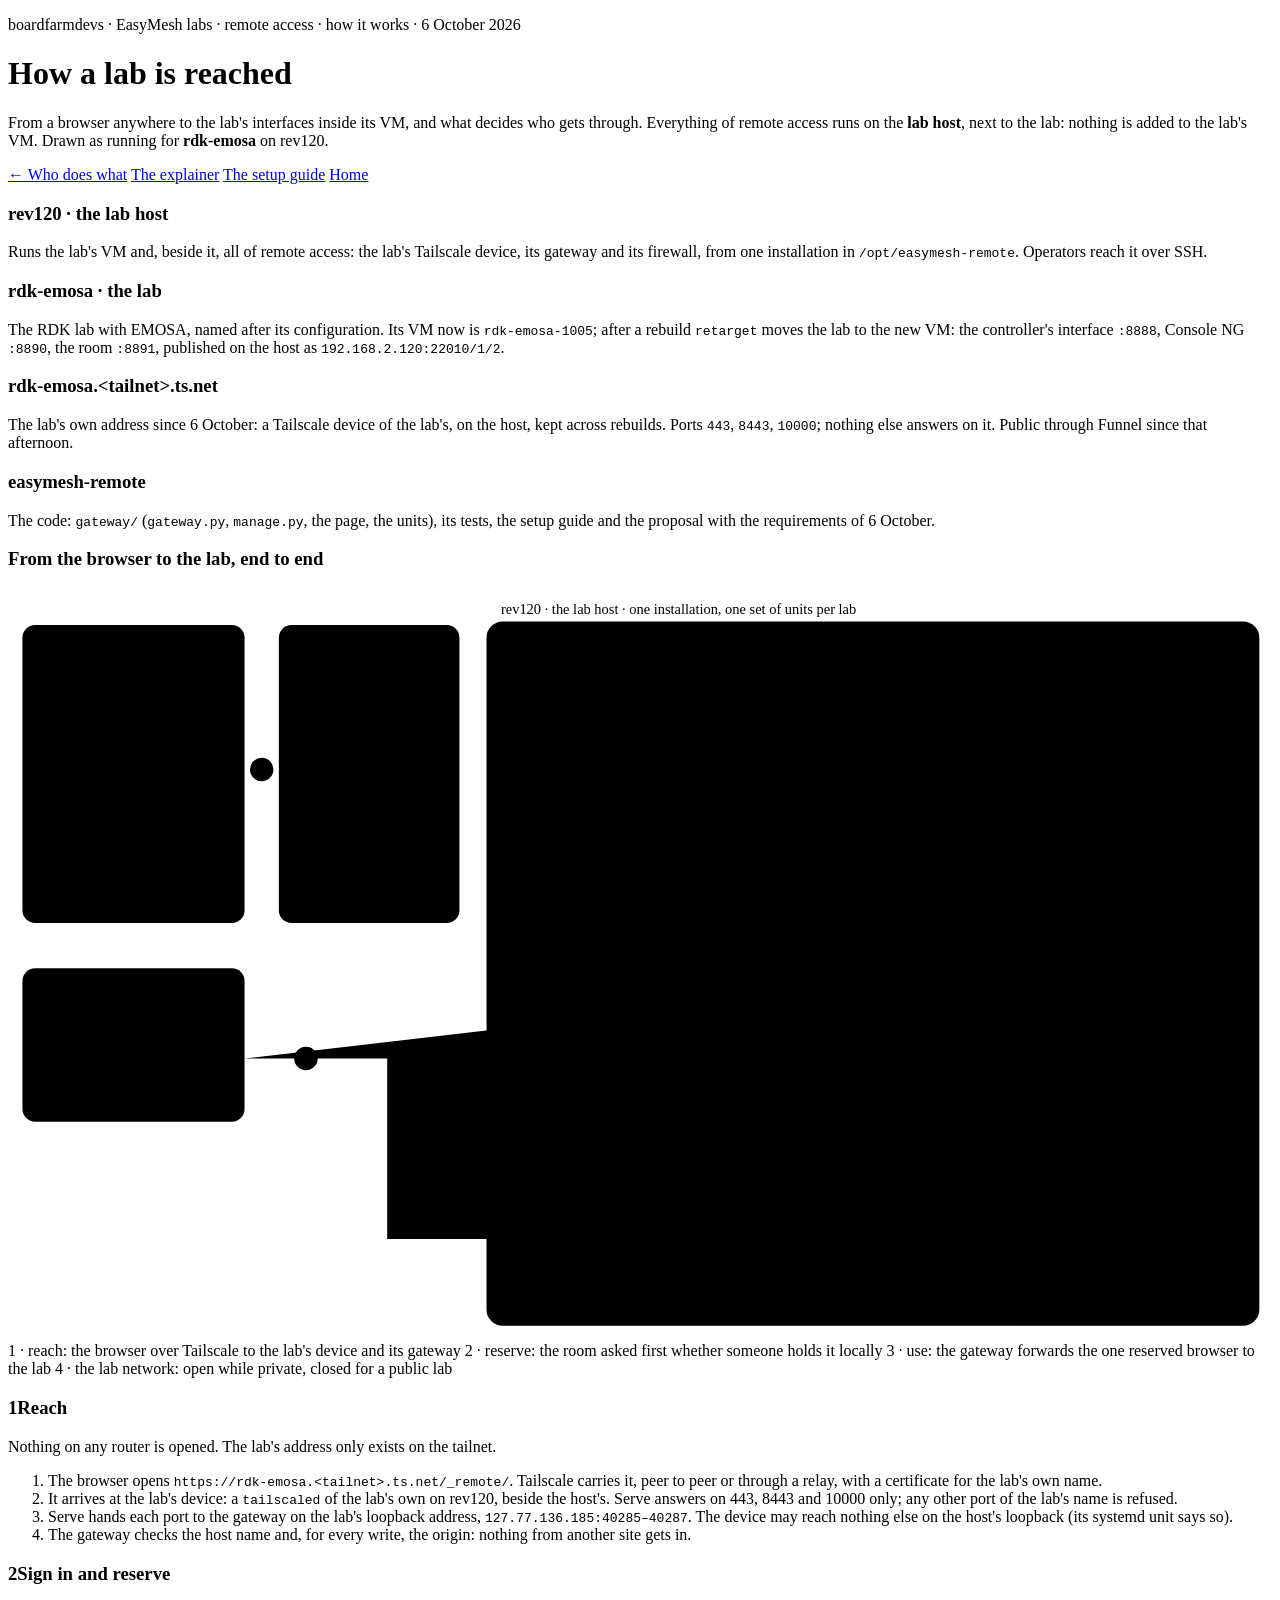
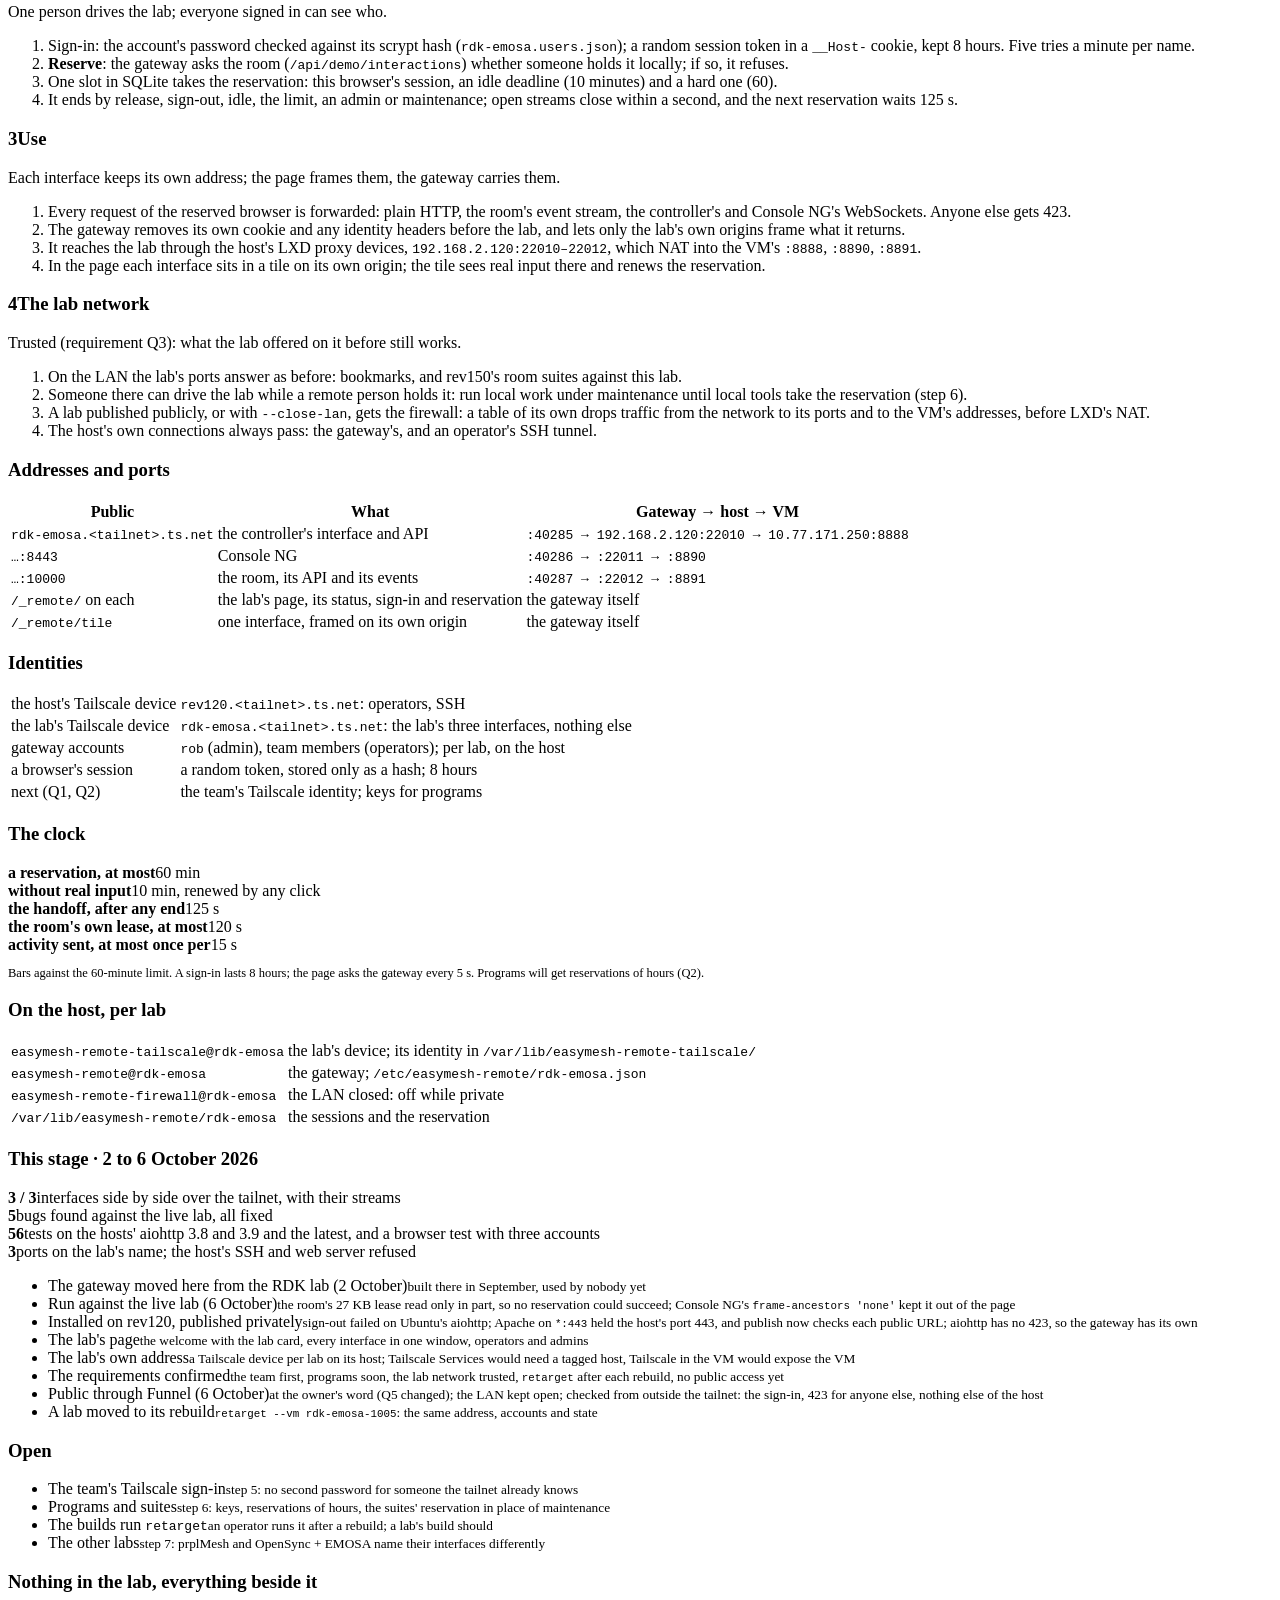
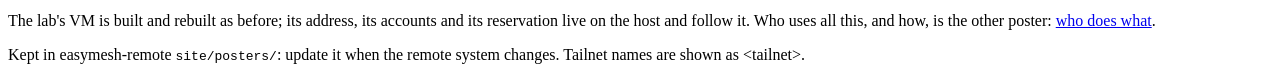
<file: site/posters/flow.html>
<!doctype html>
<html lang="en">
<head>
<meta charset="utf-8">
<meta name="viewport" content="width=device-width, initial-scale=1">
<title>How a lab is reached</title>
<link rel="icon" href="../icon.svg" type="image/svg+xml">
<meta name="description" content="How an EasyMesh lab is reached from anywhere, drawn whole: the browser, Tailscale, the lab's own device and its gateway on the lab host, the reservation, the lab's VM and the lab network, with every address, identity and timer. rdk-emosa on rev120, 6 October 2026.">
<link rel="preconnect" href="https://fonts.googleapis.com">
<link rel="stylesheet" href="https://fonts.googleapis.com/css2?family=Bricolage+Grotesque:opsz,wght@12..96,600;12..96,800&family=IBM+Plex+Mono:wght@400;500;600;700&display=swap">
<link rel="stylesheet" href="https://mesh.vcpe.dev/posters/posters.css">
</head>
<body>
<main class="poster">
  <header class="masthead">
    <p class="eyebrow">boardfarmdevs · EasyMesh labs · remote access · how it works · 6 October 2026</p>
    <h1>How a lab is reached</h1>
    <p>From a browser anywhere to the lab's interfaces inside its VM, and what decides who gets
    through. Everything of remote access runs on the <b>lab host</b>, next to the lab: nothing
    is added to the lab's VM. Drawn as running for <b>rdk-emosa</b> on rev120.</p>
    <nav><a href="people.html">← Who does what</a> <a href="../index.html">The explainer</a> <a href="https://github.com/boardfarmdevs/easymesh-remote/blob/main/docs/guides/setup.md">The setup guide</a> <a href="https://mesh.vcpe.dev/">Home</a></nav>
  </header>

  <section class="stage-hosts" aria-label="Where it runs">
    <div class="host"><h3>rev120 · the lab host</h3><p>Runs the lab's VM and, beside it, all of
    remote access: the lab's Tailscale device, its gateway and its firewall, from one
    installation in <code>/opt/easymesh-remote</code>. Operators reach it over SSH.</p></div>
    <div class="host"><h3>rdk-emosa · the lab</h3><p>The RDK lab with EMOSA, named after its
    configuration. Its VM now is <code>rdk-emosa-1005</code>; after a rebuild <code>retarget</code>
    moves the lab to the new VM: the controller's interface
    <code>:8888</code>, Console NG <code>:8890</code>, the room <code>:8891</code>, published
    on the host as <code>192.168.2.120:22010/1/2</code>.</p></div>
    <div class="host"><h3>rdk-emosa.&lt;tailnet&gt;.ts.net</h3><p>The lab's own address since
    6 October: a Tailscale device of the lab's, on the host, kept across rebuilds. Ports
    <code>443</code>, <code>8443</code>, <code>10000</code>; nothing else answers on it. Public
    through Funnel since that afternoon.</p></div>
    <div class="host"><h3>easymesh-remote</h3><p>The code: <code>gateway/</code>
    (<code>gateway.py</code>, <code>manage.py</code>, the page, the units), its tests, the setup
    guide and the proposal with the requirements of 6 October.</p></div>
  </section>

  <section class="diagram" aria-label="From the browser to the lab">
    <h3>From the browser to the lab, end to end</h3>
    <div class="diagram-scroll">
    <svg viewBox="0 0 1400 830" role="img" aria-labelledby="flow-title flow-desc">
      <title id="flow-title">Remote access to rdk-emosa: a browser anywhere, Tailscale, and on the lab host rev120 the lab's own Tailscale device, the gateway, the firewall, the LXD proxy devices and the lab's VM with its three interfaces; the host's own services and the lab network beside them</title>
      <desc id="flow-desc">Four numbered paths: 1, the browser over Tailscale to the lab's device on ports 443, 8443 and 10000, and on to the gateway; 2, a reservation, for which the gateway first asks the room whether someone holds it locally; 3, the gateway forwarding the one reserved browser's requests through the host's LXD proxy devices to the controller, Console NG and the room in the VM; 4, the lab network reaching the same proxy devices directly, open while the lab is private and closed by the firewall for a public lab.</desc>

      <!-- anywhere -->
      <g class="umbrella">
        <rect class="zone dashed" x="16" y="40" width="246" height="330" rx="14"/>
        <text class="zt" x="32" y="68">Anywhere</text>
        <text class="zs" x="32" y="88">a browser · a program, next</text>
        <rect class="sub" x="32" y="104" width="214" height="152" rx="10"/>
        <rect class="chip" x="32" y="104" width="214" height="26" rx="10"/>
        <text class="ct" x="44" y="122">rdk-emosa.&lt;tailnet&gt;.ts.net</text>
        <rect class="chip" x="42" y="140" width="60" height="104" rx="6"/>
        <rect class="chip" x="110" y="140" width="60" height="104" rx="6"/>
        <rect class="chip" x="178" y="140" width="60" height="104" rx="6"/>
        <text class="t" x="72" y="180" text-anchor="middle">room</text>
        <text class="t" x="140" y="180" text-anchor="middle">ctrl</text>
        <text class="t" x="208" y="180" text-anchor="middle">medium</text>
        <text class="b" x="32" y="284">the lab's page</text>
        <text class="t" x="32" y="304">every interface, one window</text>
        <text class="t" x="32" y="324">on the tailnet, or a shared</text>
        <text class="t" x="32" y="342">device; or public (Funnel)</text>
      </g>

      <!-- tailscale -->
      <g class="optimizer">
        <rect class="zone" x="300" y="40" width="200" height="330" rx="14"/>
        <text class="zt" x="316" y="68">Tailscale</text>
        <text class="zs" x="316" y="88">one tailnet, one account</text>
        <rect class="chip" x="316" y="108" width="168" height="34" rx="8"/>
        <text class="ct" x="328" y="130">Serve · private</text>
        <rect class="chip" x="316" y="150" width="168" height="34" rx="8"/>
        <text class="ct" x="328" y="172">Funnel · public</text>
        <text class="t" x="316" y="226">HTTPS, a certificate</text>
        <text class="t" x="316" y="244">for each lab's name</text>
        <text class="t" x="316" y="270">no port forwarded</text>
        <text class="t" x="316" y="288">on any router</text>
        <text class="t" x="316" y="314">devices: rev120 (host),</text>
        <text class="t" x="316" y="332">rdk-emosa (lab)</text>
      </g>

      <!-- the lab network -->
      <g class="rdk">
        <rect class="zone dashed" x="16" y="420" width="246" height="170" rx="14"/>
        <text class="zt" x="32" y="448">The lab network</text>
        <text class="zs" x="32" y="468">trusted (Q3)</text>
        <text class="t" x="32" y="498">192.168.2.120:22010–22012</text>
        <text class="t" x="32" y="518">bookmarks, rev150's suites</text>
        <text class="t" x="32" y="546">the same reservation:</text>
        <text class="t" x="32" y="564">local tools take it, next</text>
      </g>

      <!-- the host -->
      <g class="umbrella">
        <text class="st" x="546" y="28">rev120 · the lab host · one installation, one set of units per lab</text>
        <rect class="frame" x="530" y="36" width="856" height="780" rx="18"/>
      </g>

      <g class="remote">
        <rect class="zone" x="552" y="60" width="270" height="220" rx="14"/>
        <text class="zt" x="568" y="86">The lab's device</text>
        <text class="zs" x="568" y="106">tailscaled · userspace · its own</text>
        <rect class="chip" x="568" y="120" width="238" height="28" rx="7"/>
        <text class="ct" x="580" y="139">:443 · the controller</text>
        <rect class="chip" x="568" y="154" width="238" height="28" rx="7"/>
        <text class="ct" x="580" y="173">:8443 · Console NG</text>
        <rect class="chip" x="568" y="188" width="238" height="28" rx="7"/>
        <text class="ct" x="580" y="207">:10000 · the room</text>
        <text class="t" x="568" y="242">loopback denied but 127.77/16</text>
        <text class="t" x="568" y="260">identity kept on the host</text>
      </g>

      <g class="remote">
        <rect class="zone" x="850" y="60" width="516" height="220" rx="14"/>
        <text class="zt" x="866" y="86">The gateway</text>
        <text class="zs" x="866" y="106">easymesh-remote@rdk-emosa · 127.77.136.185</text>
        <rect class="chip" x="866" y="122" width="240" height="64" rx="8"/>
        <text class="ct" x="878" y="146">sign-in</text>
        <text class="t" x="878" y="168">accounts: operator, admin</text>
        <rect class="chip" x="1112" y="122" width="240" height="64" rx="8"/>
        <text class="ct" x="1124" y="146">the lab's page</text>
        <text class="t" x="1124" y="168">welcome · one window</text>
        <rect class="chip" x="866" y="196" width="240" height="64" rx="8"/>
        <text class="ct" x="878" y="220">the proxy</text>
        <text class="t" x="878" y="242">HTTP · SSE · WebSocket</text>
        <rect class="chip" x="1112" y="196" width="240" height="64" rx="8"/>
        <text class="ct" x="1124" y="220">the reservation</text>
        <text class="t" x="1124" y="242">one slot · SQLite</text>
      </g>

      <g class="phys">
        <rect class="zone dashed" x="552" y="310" width="814" height="64" rx="12"/>
        <text class="zt" x="568" y="336">The firewall</text>
        <text class="zs" x="568" y="356">only for a public lab, or --close-lan: before LXD's NAT</text>
      </g>

      <g class="umbrella">
        <rect class="zone dashed" x="552" y="404" width="270" height="200" rx="14"/>
        <text class="zt" x="568" y="430">The host's own</text>
        <text class="zs" x="568" y="450">not on the lab's name</text>
        <text class="t" x="568" y="478">rev120.&lt;tailnet&gt;.ts.net</text>
        <text class="t" x="568" y="496">the operators: SSH, lxc</text>
        <text class="t" x="568" y="524">Apache *:443, sshd, CUPS</text>
        <text class="t" x="568" y="542">refused on the lab's name</text>
        <text class="t" x="568" y="570">manage.py · /opt/easymesh-remote</text>
      </g>

      <g class="rdk">
        <rect class="zone dashed" x="850" y="404" width="516" height="96" rx="12"/>
        <text class="zt" x="1010" y="430">LXD proxy devices</text>
        <text class="zs" x="1010" y="450">the lab's ports on the host</text>
        <text class="t" x="1010" y="476">22010 → 8888 · 22011 → 8890 · 22012 → 8891</text>
      </g>

      <g class="rdk">
        <rect class="zone" x="850" y="530" width="516" height="270" rx="14"/>
        <text class="zt" x="1010" y="556">rdk-emosa-1005</text>
        <text class="zs" x="1010" y="574">the lab's VM, unchanged</text>
        <rect class="sub" x="866" y="606" width="156" height="120" rx="10"/>
        <text class="b" x="878" y="632">the controller</text>
        <text class="t" x="878" y="652">em_cli :8888</text>
        <text class="t" x="878" y="670">topology, steering</text>
      </g>
      <g class="medium">
        <rect class="sub" x="1034" y="606" width="156" height="120" rx="10"/>
        <text class="b" x="1046" y="632">Console NG</text>
        <text class="t" x="1046" y="652">:8890</text>
        <text class="t" x="1046" y="670">the medium, live</text>
        <rect class="sub" x="1202" y="606" width="156" height="120" rx="10"/>
        <text class="b" x="1214" y="632">the room</text>
        <text class="t" x="1214" y="652">:8891</text>
        <text class="t" x="1214" y="670">its own lease</text>
      </g>
      <g class="rdk">
        <text class="t" x="866" y="760">gateway · extenders · 2 pods · 20 clients · wmediumd</text>
        <text class="t" x="866" y="780">10.77.171.250, on the host's LXD bridge</text>
        <text class="t" x="560" y="708">open while the lab is private (Q3)</text>
        <text class="t" x="560" y="744">closed by the firewall for a public lab</text>
      </g>

      <!-- the flows -->
      <path class="flow optimizer" d="M246,200 H552 M822,200 H850"/>
      <path class="flow builder dash" d="M1340,260 V606"/>
      <path class="flow medium" d="M990,260 V588 M990,588 H944 V606 M990,588 H1112 V606 M990,588 H1258 V606"/>
      <path class="flow rdk dash" d="M262,520 H420 V720 H836 V452 H850"/>
      <g class="badge optimizer"><circle cx="281" cy="200" r="13"/><text x="281" y="200">1</text></g>
      <g class="badge builder"><circle cx="1340" cy="389" r="13"/><text x="1340" y="389">2</text></g>
      <g class="badge medium"><circle cx="990" cy="389" r="13"/><text x="990" y="389">3</text></g>
      <g class="badge rdk"><circle cx="330" cy="520" r="13"/><text x="330" y="520">4</text></g>
    </svg>
    </div>
    <div class="legend">
      <span class="optimizer"><i></i>1 · reach: the browser over Tailscale to the lab's device and its gateway</span>
      <span class="builder"><i class="dash"></i>2 · reserve: the room asked first whether someone holds it locally</span>
      <span class="medium"><i></i>3 · use: the gateway forwards the one reserved browser to the lab</span>
      <span class="rdk"><i class="dash"></i>4 · the lab network: open while private, closed for a public lab</span>
    </div>
  </section>

  <section class="journeys" aria-label="The four paths">
    <article class="journey optimizer">
      <h3><span class="num">1</span>Reach</h3>
      <p>Nothing on any router is opened. The lab's address only exists on the tailnet.</p>
      <ol class="steps">
        <li>The browser opens <code>https://rdk-emosa.&lt;tailnet&gt;.ts.net/_remote/</code>. Tailscale carries it, peer to peer or through a relay, with a certificate for the lab's own name.</li>
        <li>It arrives at the lab's device: a <code>tailscaled</code> of the lab's own on rev120, beside the host's. Serve answers on 443, 8443 and 10000 only; any other port of the lab's name is refused.</li>
        <li>Serve hands each port to the gateway on the lab's loopback address, <code>127.77.136.185:40285–40287</code>. The device may reach nothing else on the host's loopback (its systemd unit says so).</li>
        <li>The gateway checks the host name and, for every write, the origin: nothing from another site gets in.</li>
      </ol>
    </article>
    <article class="journey builder">
      <h3><span class="num">2</span>Sign in and reserve</h3>
      <p>One person drives the lab; everyone signed in can see who.</p>
      <ol class="steps">
        <li>Sign-in: the account's password checked against its scrypt hash (<code>rdk-emosa.users.json</code>); a random session token in a <code>__Host-</code> cookie, kept 8 hours. Five tries a minute per name.</li>
        <li><b>Reserve</b>: the gateway asks the room (<code>/api/demo/interactions</code>) whether someone holds it locally; if so, it refuses.</li>
        <li>One slot in SQLite takes the reservation: this browser's session, an idle deadline (10 minutes) and a hard one (60).</li>
        <li>It ends by release, sign-out, idle, the limit, an admin or maintenance; open streams close within a second, and the next reservation waits 125 s.</li>
      </ol>
    </article>
    <article class="journey medium">
      <h3><span class="num">3</span>Use</h3>
      <p>Each interface keeps its own address; the page frames them, the gateway carries them.</p>
      <ol class="steps">
        <li>Every request of the reserved browser is forwarded: plain HTTP, the room's event stream, the controller's and Console NG's WebSockets. Anyone else gets 423.</li>
        <li>The gateway removes its own cookie and any identity headers before the lab, and lets only the lab's own origins frame what it returns.</li>
        <li>It reaches the lab through the host's LXD proxy devices, <code>192.168.2.120:22010–22012</code>, which NAT into the VM's <code>:8888</code>, <code>:8890</code>, <code>:8891</code>.</li>
        <li>In the page each interface sits in a tile on its own origin; the tile sees real input there and renews the reservation.</li>
      </ol>
    </article>
    <article class="journey rdk">
      <h3><span class="num">4</span>The lab network</h3>
      <p>Trusted (requirement Q3): what the lab offered on it before still works.</p>
      <ol class="steps">
        <li>On the LAN the lab's ports answer as before: bookmarks, and rev150's room suites against this lab.</li>
        <li>Someone there can drive the lab while a remote person holds it: run local work under maintenance until local tools take the reservation (step 6).</li>
        <li>A lab published publicly, or with <code>--close-lan</code>, gets the firewall: a table of its own drops traffic from the network to its ports and to the VM's addresses, before LXD's NAT.</li>
        <li>The host's own connections always pass: the gateway's, and an operator's SSH tunnel.</li>
      </ol>
    </article>
  </section>

  <section class="stage-panels" aria-label="Addresses, identities and timers">
    <div class="panel">
      <h3>Addresses and ports</h3>
      <div class="table-wrap">
        <table>
          <thead><tr><th>Public</th><th>What</th><th>Gateway → host → VM</th></tr></thead>
          <tbody>
            <tr><td><code>rdk-emosa.&lt;tailnet&gt;.ts.net</code></td><td>the controller's interface and API</td><td><code>:40285 → 192.168.2.120:22010 → 10.77.171.250:8888</code></td></tr>
            <tr><td><code>…:8443</code></td><td>Console NG</td><td><code>:40286 → :22011 → :8890</code></td></tr>
            <tr><td><code>…:10000</code></td><td>the room, its API and its events</td><td><code>:40287 → :22012 → :8891</code></td></tr>
            <tr><td><code>/_remote/</code> on each</td><td>the lab's page, its status, sign-in and reservation</td><td>the gateway itself</td></tr>
            <tr><td><code>/_remote/tile</code></td><td>one interface, framed on its own origin</td><td>the gateway itself</td></tr>
          </tbody>
        </table>
      </div>
      <h3 style="margin-top:18px">Identities</h3>
      <div class="table-wrap">
        <table>
          <tbody>
            <tr><td>the host's Tailscale device</td><td><code>rev120.&lt;tailnet&gt;.ts.net</code>: operators, SSH</td></tr>
            <tr><td>the lab's Tailscale device</td><td><code>rdk-emosa.&lt;tailnet&gt;.ts.net</code>: the lab's three interfaces, nothing else</td></tr>
            <tr><td>gateway accounts</td><td><code>rob</code> (admin), team members (operators); per lab, on the host</td></tr>
            <tr><td>a browser's session</td><td>a random token, stored only as a hash; 8 hours</td></tr>
            <tr><td>next (Q1, Q2)</td><td>the team's Tailscale identity; keys for programs</td></tr>
          </tbody>
        </table>
      </div>
    </div>
    <div class="panel">
      <h3>The clock</h3>
      <div class="meters">
        <div class="meter remote"><div class="row"><b>a reservation, at most</b><span>60 min</span></div><div class="bar"><i style="width:100%"></i></div></div>
        <div class="meter remote"><div class="row"><b>without real input</b><span>10 min, renewed by any click</span></div><div class="bar"><i style="width:16.7%"></i></div></div>
        <div class="meter builder"><div class="row"><b>the handoff, after any end</b><span>125 s</span></div><div class="bar"><i style="width:3.5%"></i></div></div>
        <div class="meter medium"><div class="row"><b>the room's own lease, at most</b><span>120 s</span></div><div class="bar"><i style="width:3.3%"></i></div></div>
        <div class="meter umbrella"><div class="row"><b>activity sent, at most once per</b><span>15 s</span></div><div class="bar"><i style="width:0.4%"></i></div></div>
      </div>
      <p style="font-size:12.5px;color:var(--muted);margin:12px 0 0">Bars against the 60-minute limit. A sign-in lasts 8 hours; the page asks the gateway every 5 s. Programs will get reservations of hours (Q2).</p>
      <h3 style="margin-top:18px">On the host, per lab</h3>
      <div class="table-wrap">
        <table>
          <tbody>
            <tr><td><code>easymesh-remote-tailscale@rdk-emosa</code></td><td>the lab's device; its identity in <code>/var/lib/easymesh-remote-tailscale/</code></td></tr>
            <tr><td><code>easymesh-remote@rdk-emosa</code></td><td>the gateway; <code>/etc/easymesh-remote/rdk-emosa.json</code></td></tr>
            <tr><td><code>easymesh-remote-firewall@rdk-emosa</code></td><td>the LAN closed: off while private</td></tr>
            <tr><td><code>/var/lib/easymesh-remote/rdk-emosa</code></td><td>the sessions and the reservation</td></tr>
          </tbody>
        </table>
      </div>
    </div>
  </section>

  <section class="stage-panels" aria-label="This stage">
    <div class="panel">
      <h3>This stage · 2 to 6 October 2026</h3>
      <div class="results">
        <div class="result remote"><b>3 / 3</b><span>interfaces side by side over the tailnet, with their streams</span></div>
        <div class="result phys"><b>5</b><span>bugs found against the live lab, all fixed</span></div>
        <div class="result optimizer"><b>56</b><span>tests on the hosts' aiohttp 3.8 and 3.9 and the latest, and a browser test with three accounts</span></div>
        <div class="result medium"><b>3</b><span>ports on the lab's name; the host's SSH and web server refused</span></div>
      </div>
      <ul class="timeline">
        <li class="remote">The gateway moved here from the RDK lab (2 October)<small>built there in September, used by nobody yet</small></li>
        <li class="phys">Run against the live lab (6 October)<small>the room's 27 KB lease read only in part, so no reservation could succeed; Console NG's <code>frame-ancestors 'none'</code> kept it out of the page</small></li>
        <li class="phys">Installed on rev120, published privately<small>sign-out failed on Ubuntu's aiohttp; Apache on <code>*:443</code> held the host's port 443, and publish now checks each public URL; aiohttp has no 423, so the gateway has its own</small></li>
        <li class="remote">The lab's page<small>the welcome with the lab card, every interface in one window, operators and admins</small></li>
        <li class="optimizer">The lab's own address<small>a Tailscale device per lab on its host; Tailscale Services would need a tagged host, Tailscale in the VM would expose the VM</small></li>
        <li class="umbrella">The requirements confirmed<small>the team first, programs soon, the lab network trusted, <code>retarget</code> after each rebuild, no public access yet</small></li>
        <li class="optimizer">Public through Funnel (6 October)<small>at the owner's word (Q5 changed); the LAN kept open; checked from outside the tailnet: the sign-in, 423 for anyone else, nothing else of the host</small></li>
        <li class="rdk">A lab moved to its rebuild<small><code>retarget --vm rdk-emosa-1005</code>: the same address, accounts and state</small></li>
      </ul>
    </div>
    <div class="panel">
      <h3>Open</h3>
      <ul class="timeline">
        <li class="open">The team's Tailscale sign-in<small>step 5: no second password for someone the tailnet already knows</small></li>
        <li class="open">Programs and suites<small>step 6: keys, reservations of hours, the suites' reservation in place of maintenance</small></li>
        <li class="open">The builds run <code>retarget</code><small>an operator runs it after a rebuild; a lab's build should</small></li>
        <li class="open">The other labs<small>step 7: prplMesh and OpenSync + EMOSA name their interfaces differently</small></li>
      </ul>
    </div>
  </section>

  <aside class="banner">
    <h3>Nothing in the lab, everything beside it</h3>
    <p>The lab's VM is built and rebuilt as before; its address, its accounts and its
    reservation live on the host and follow it. Who uses all this, and how, is the other poster:
    <a href="people.html">who does what</a>.</p>
  </aside>
  <p class="foot">Kept in easymesh-remote <code>site/posters/</code>: update it when the remote system changes. Tailnet names are shown as &lt;tailnet&gt;.</p>
</main>
</body>
</html>
</file>
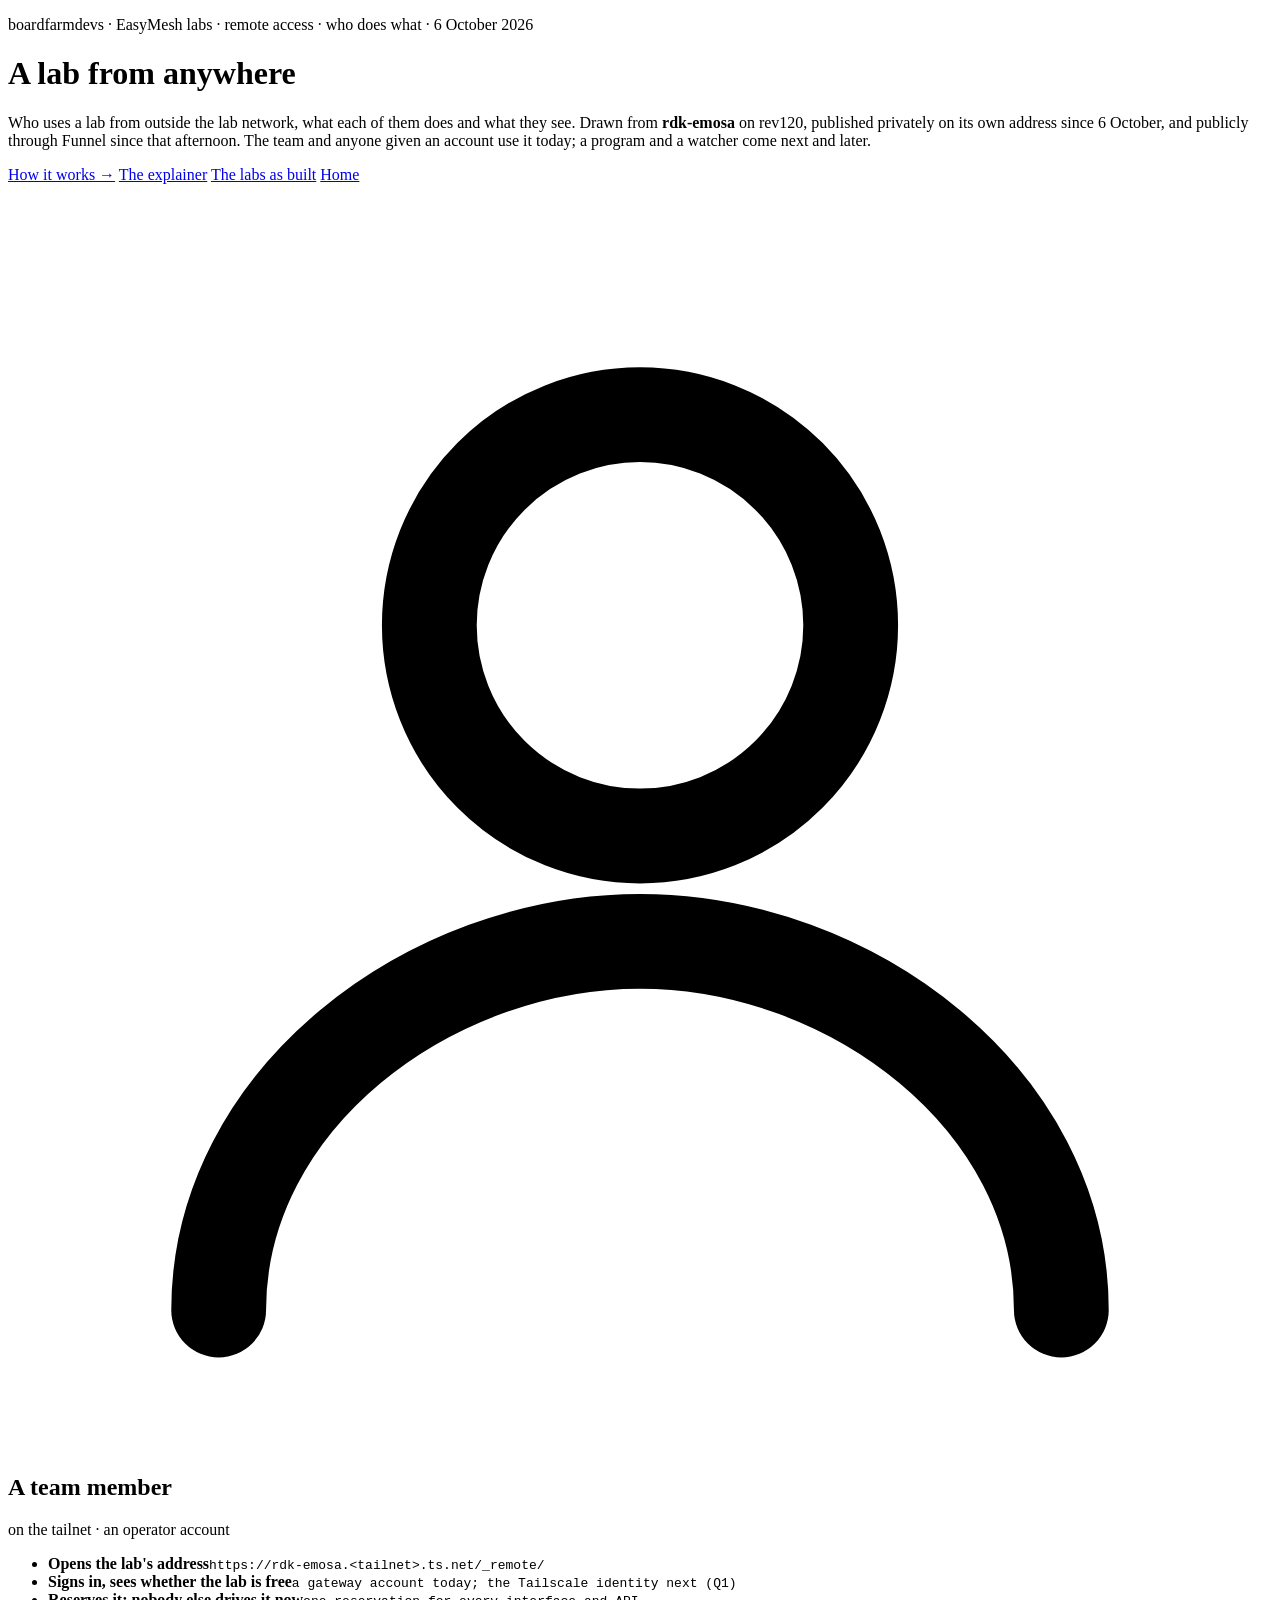
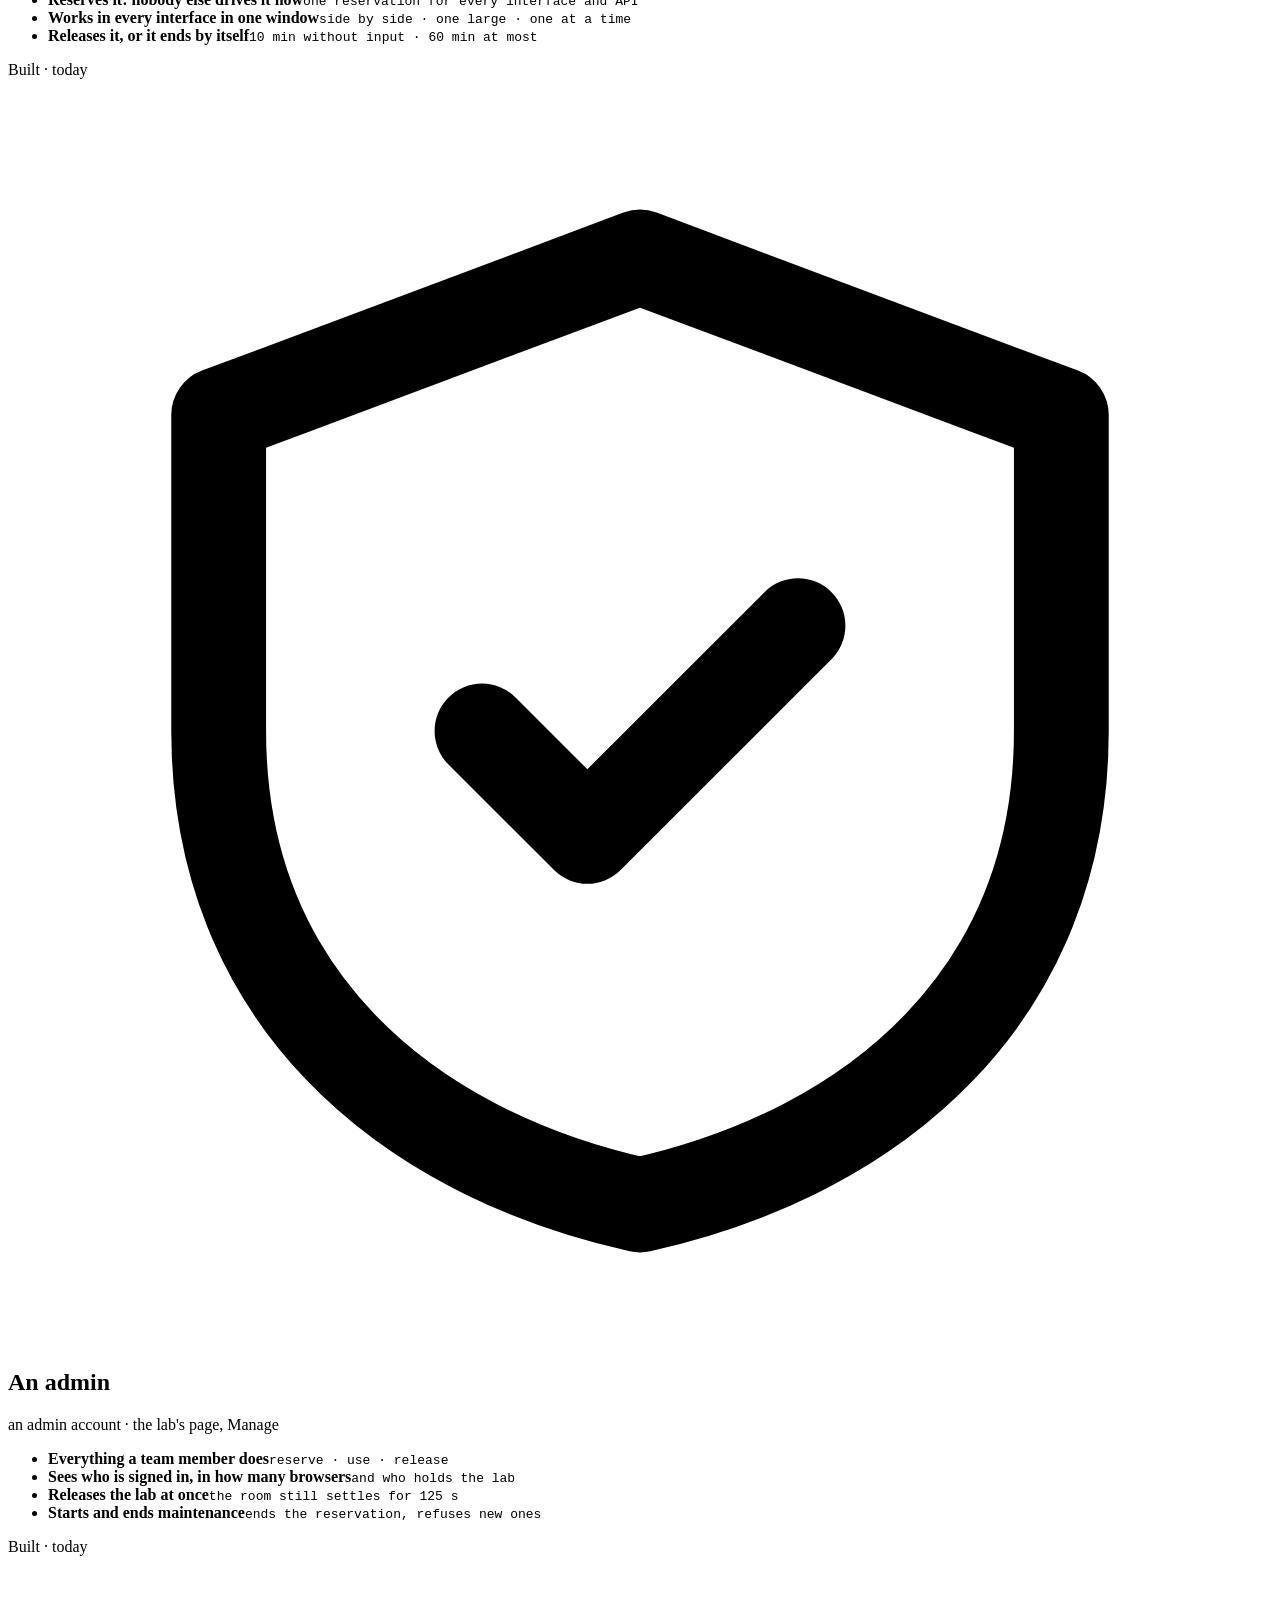
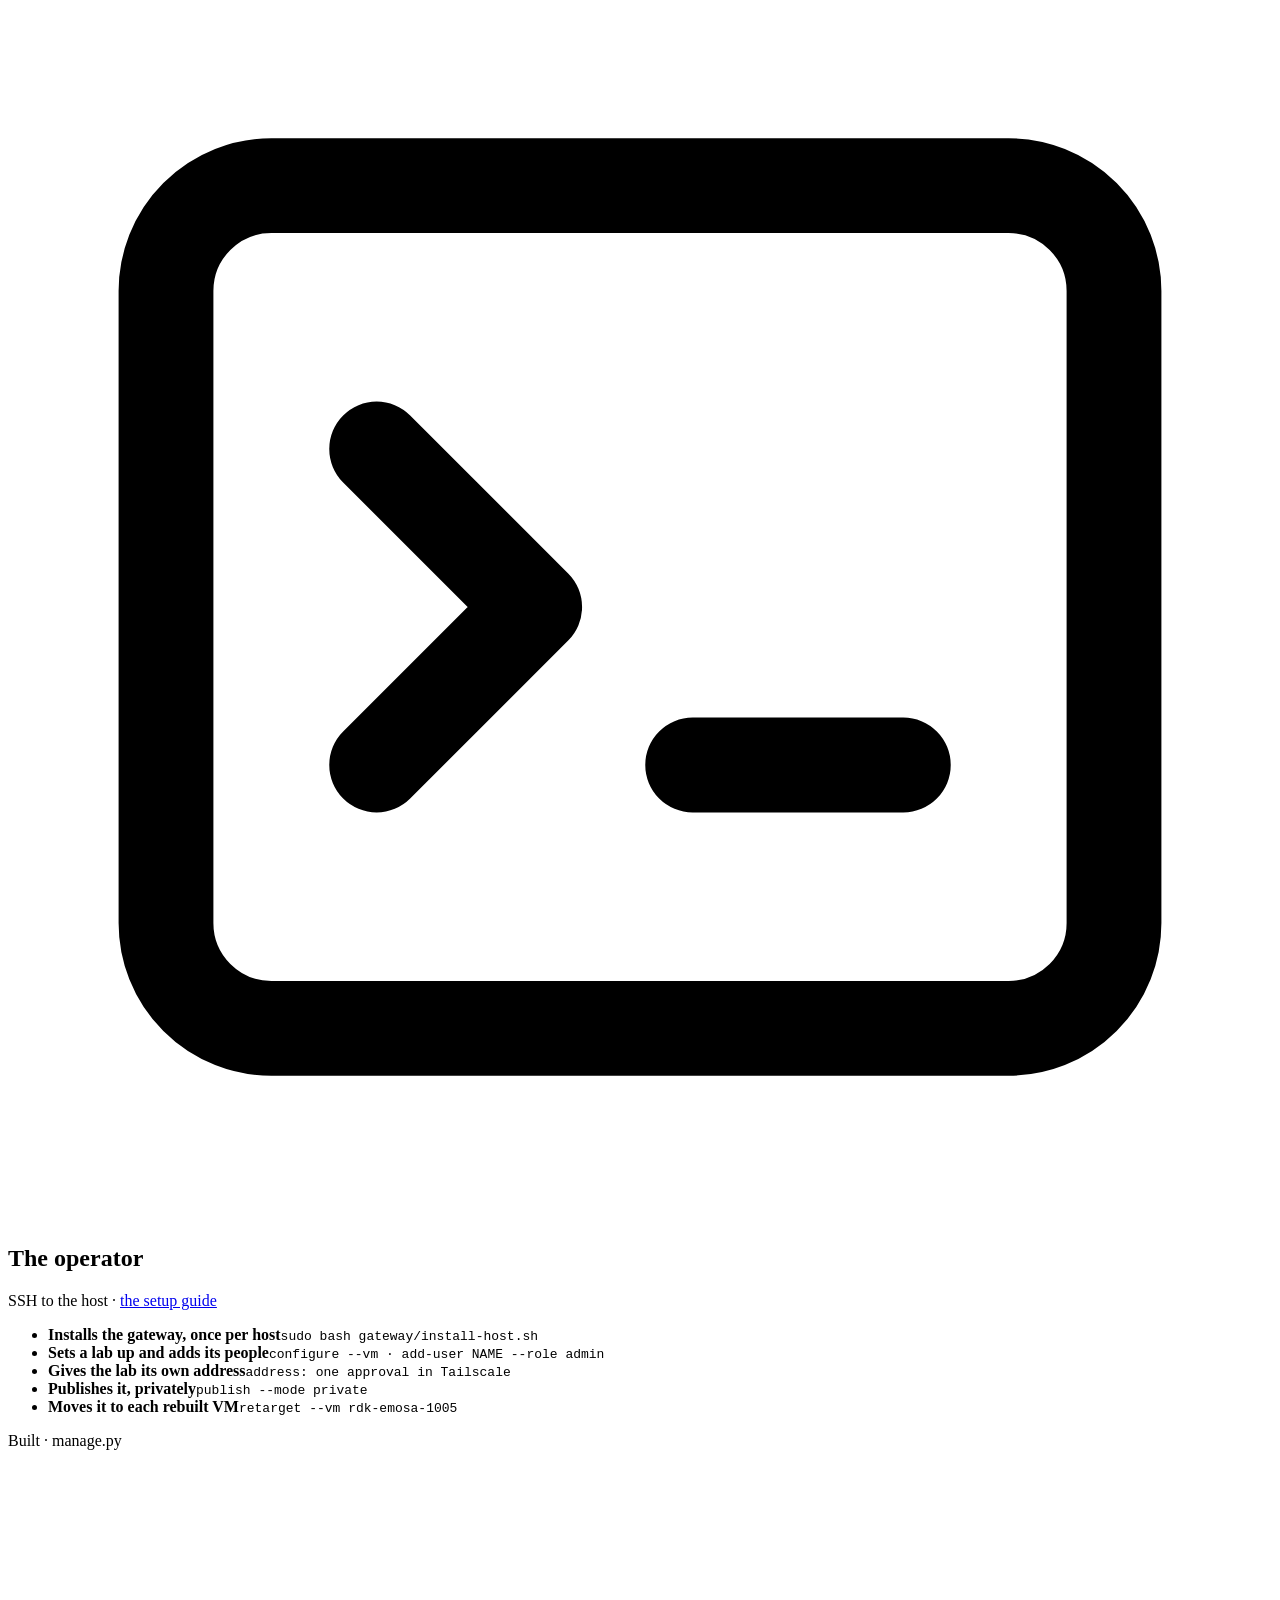
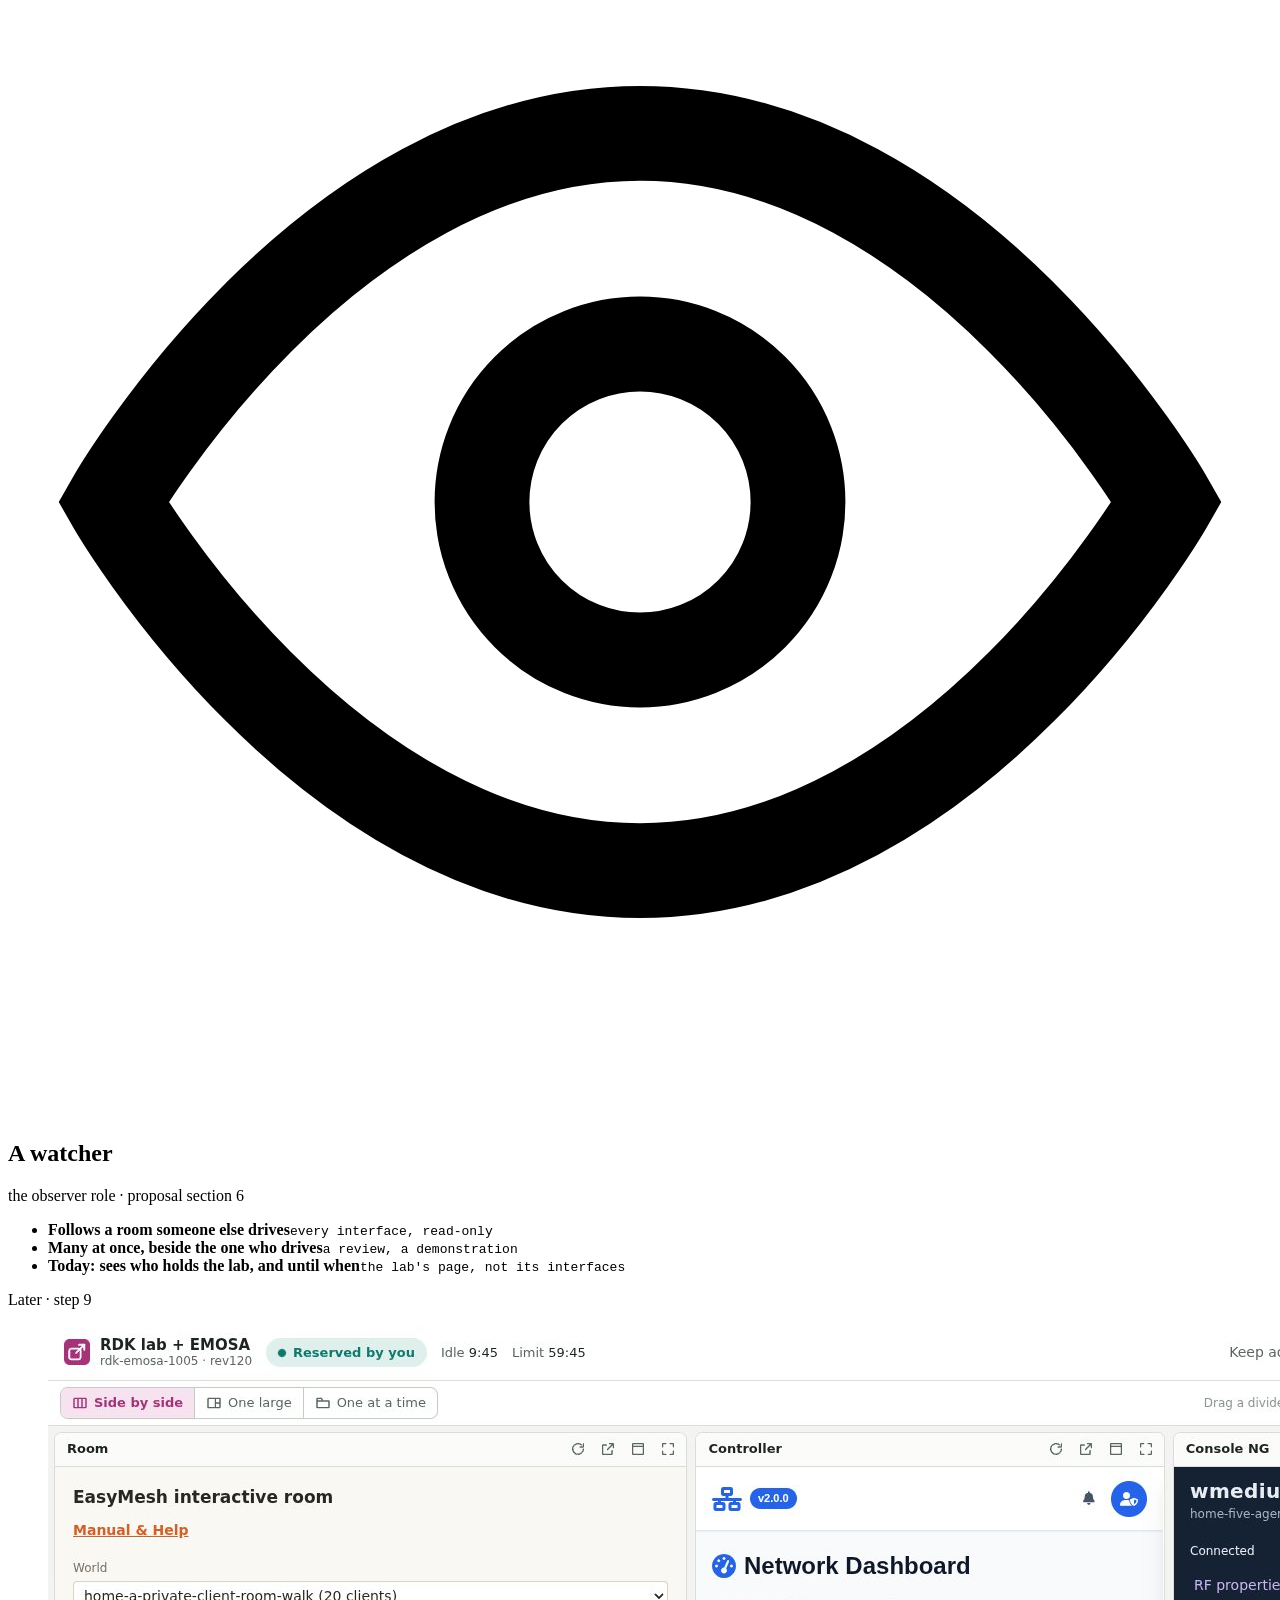
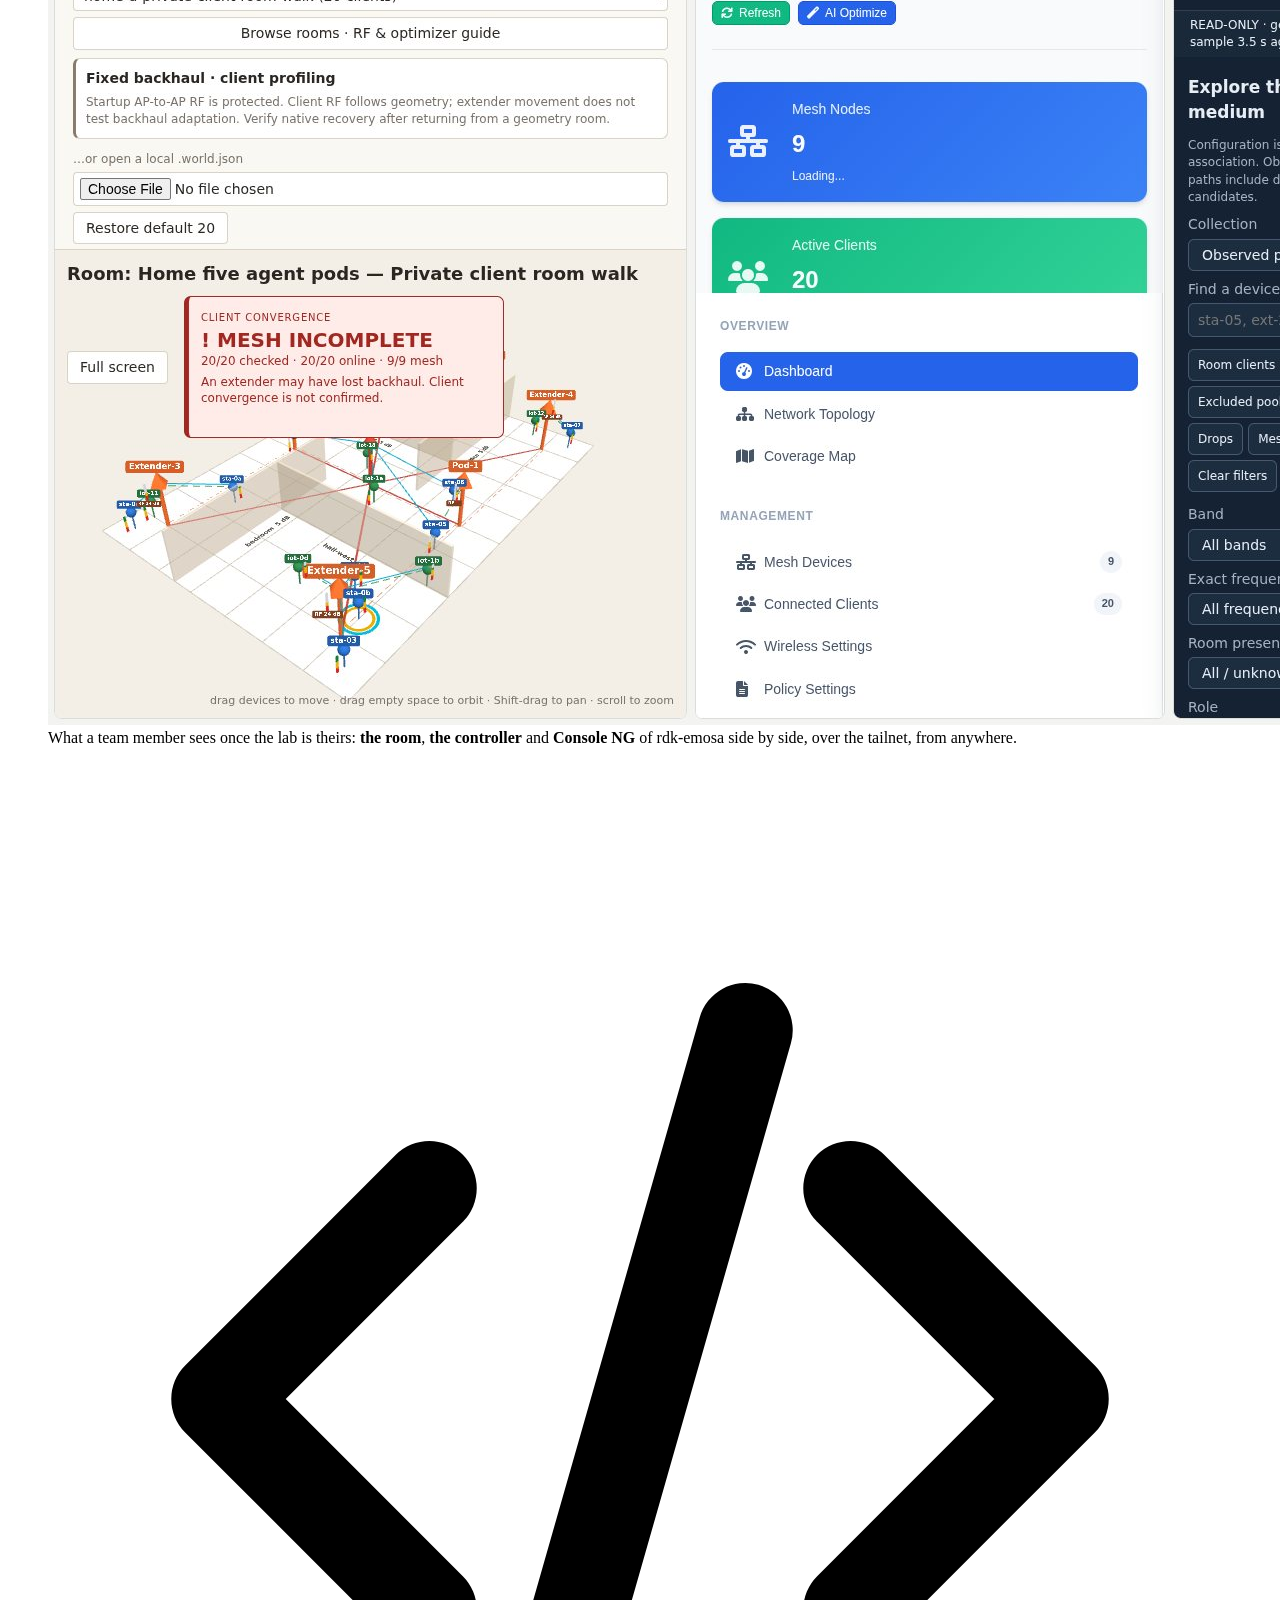
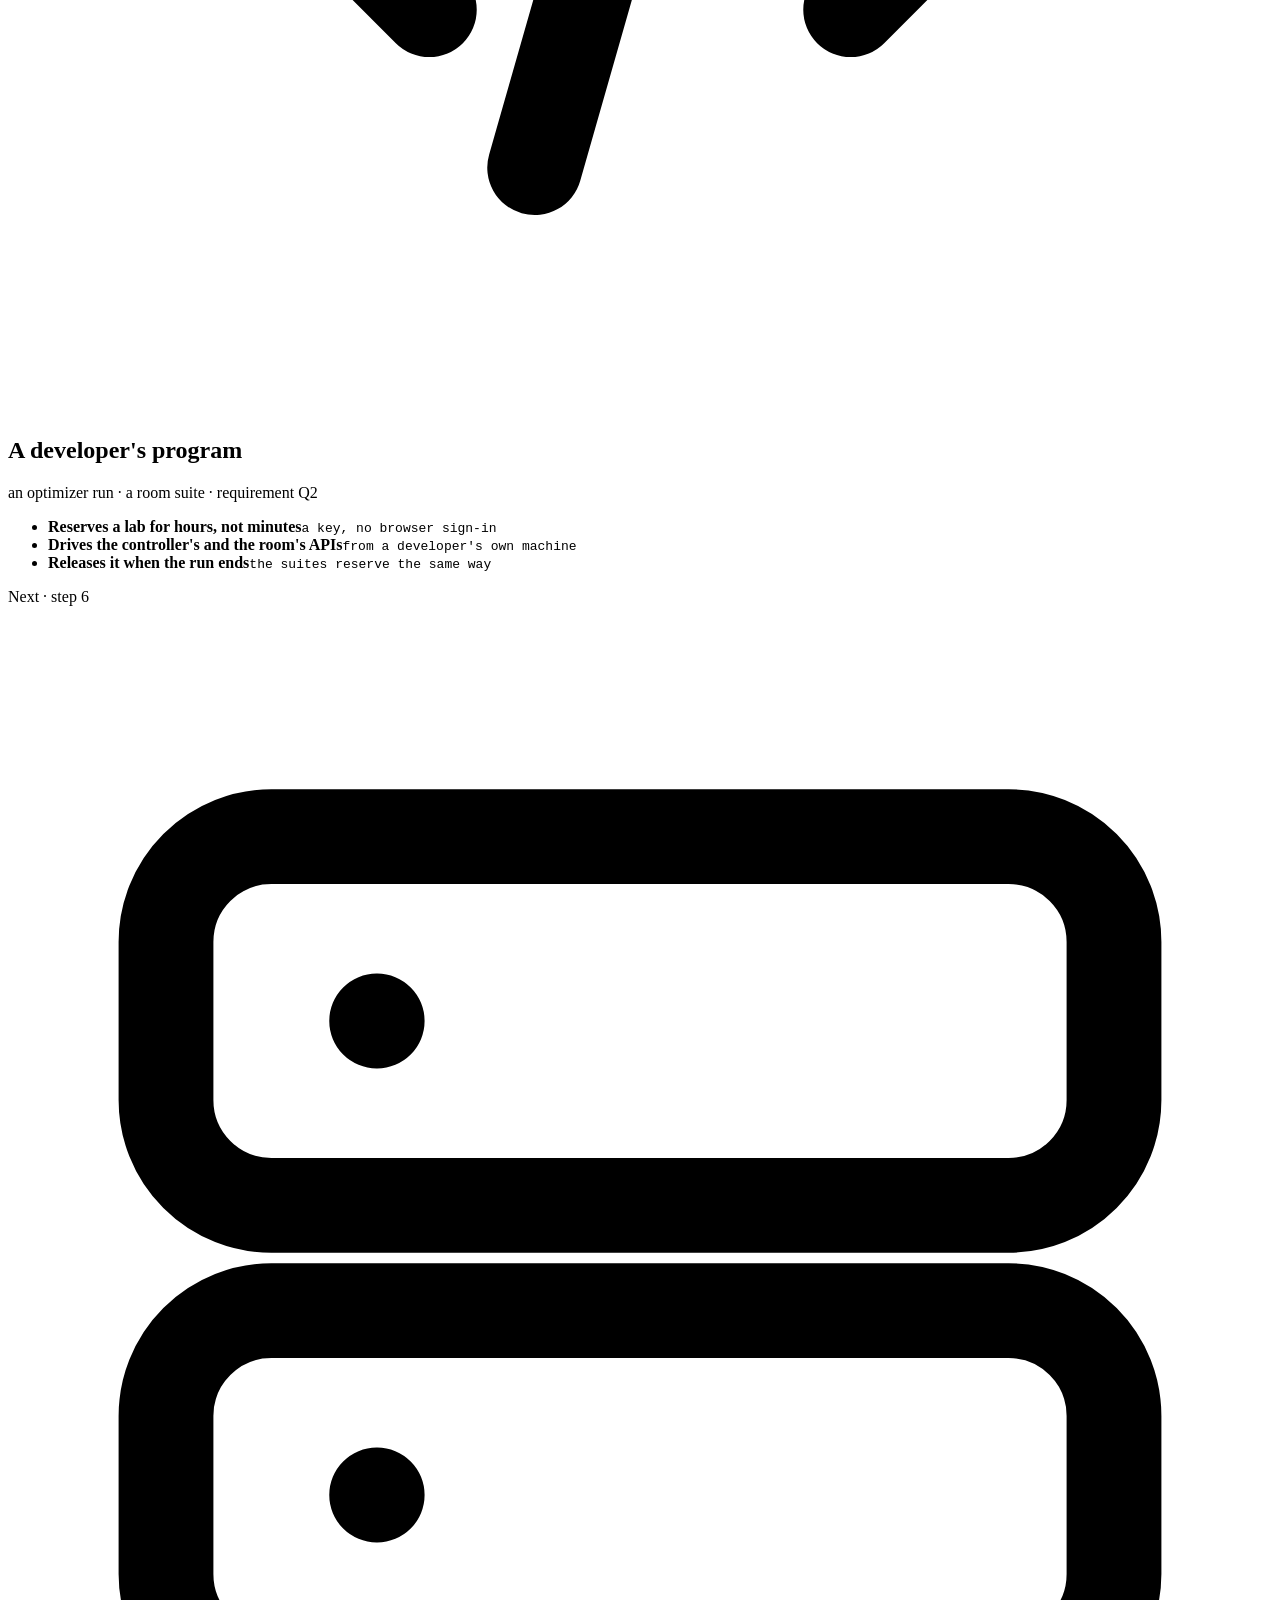
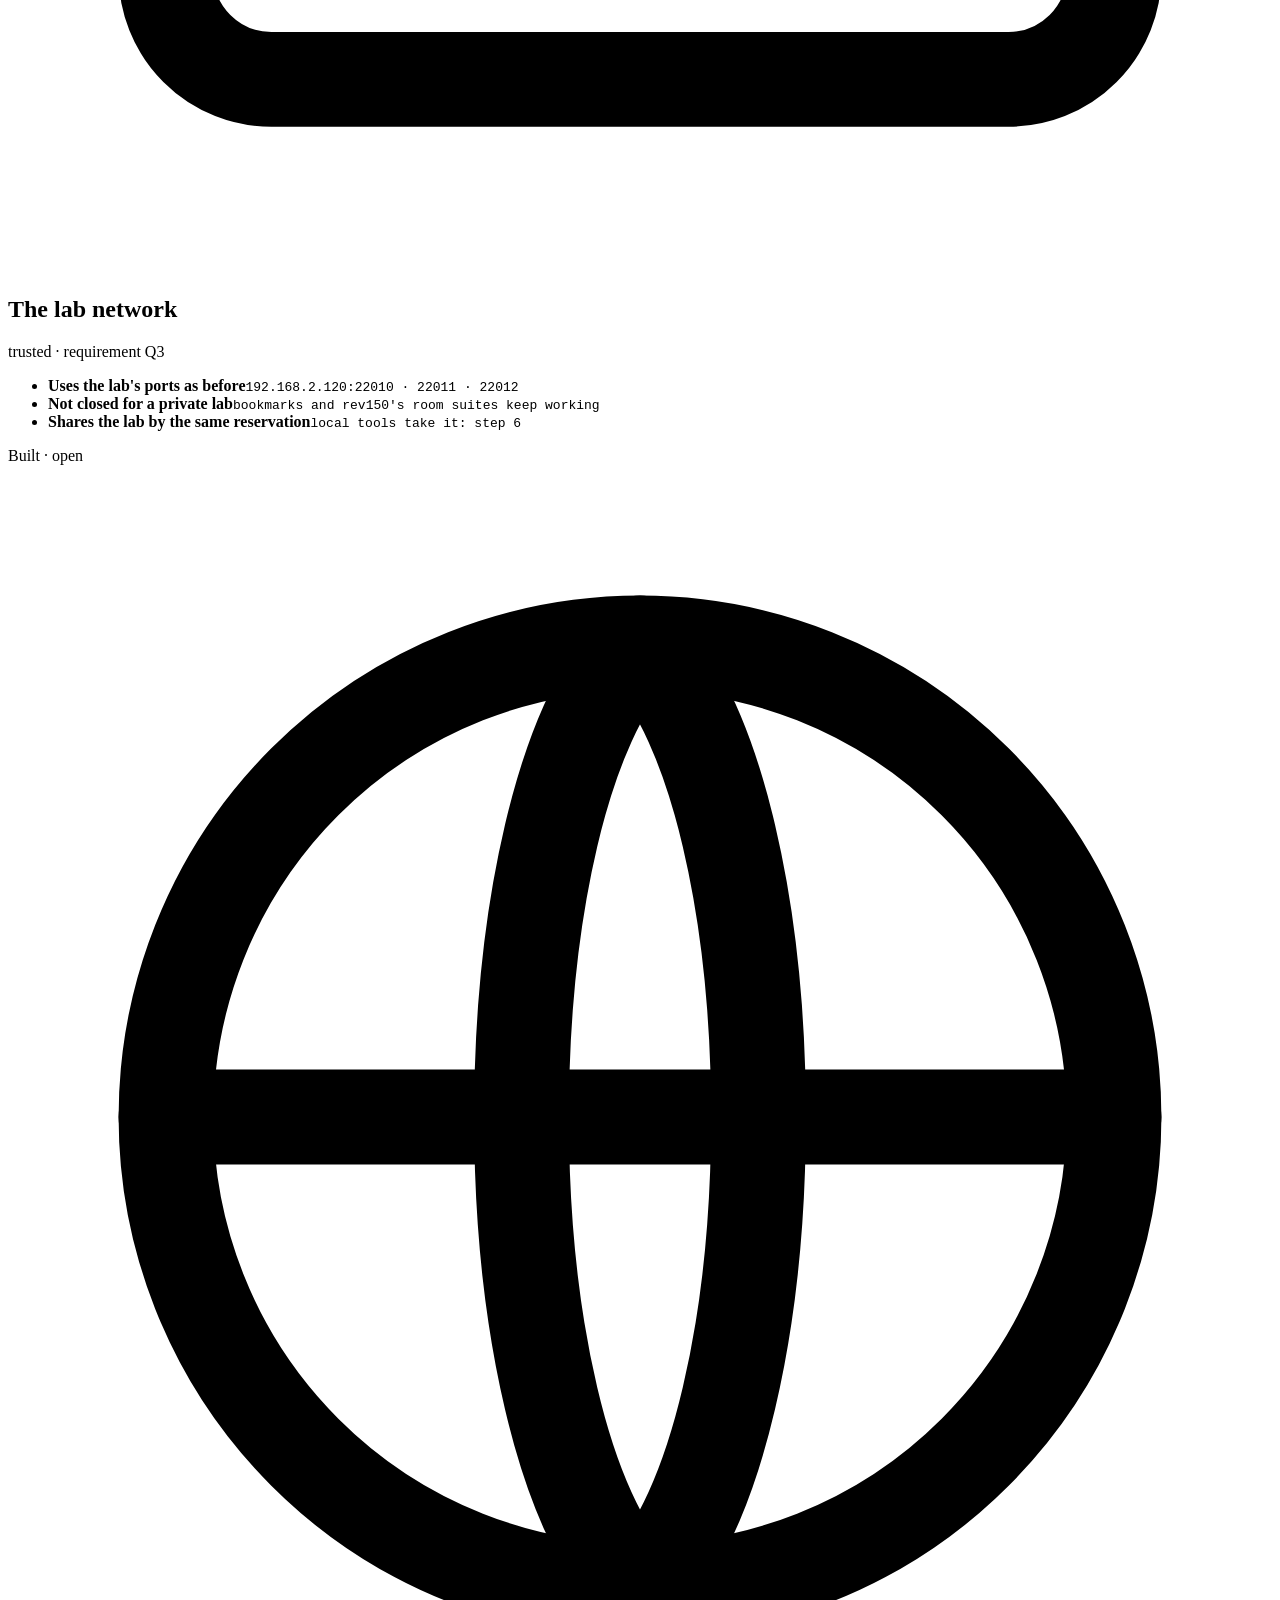
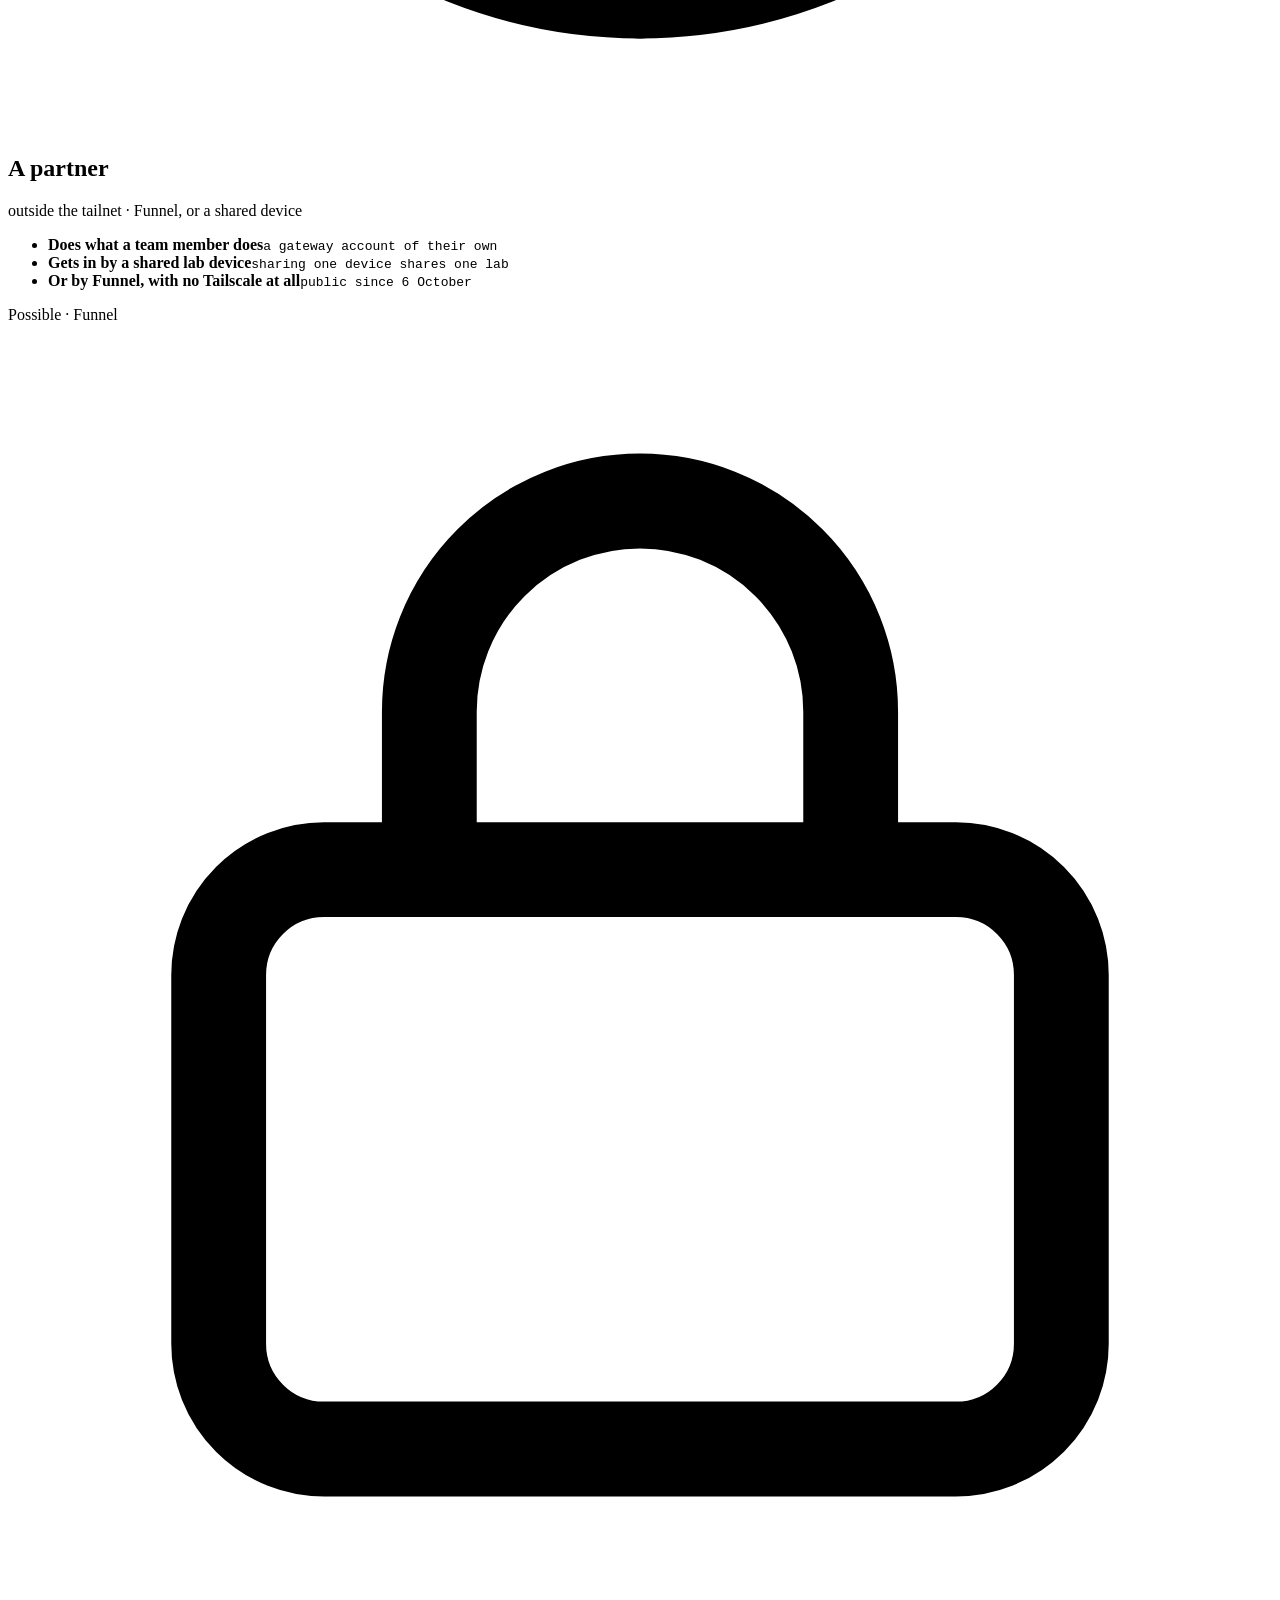
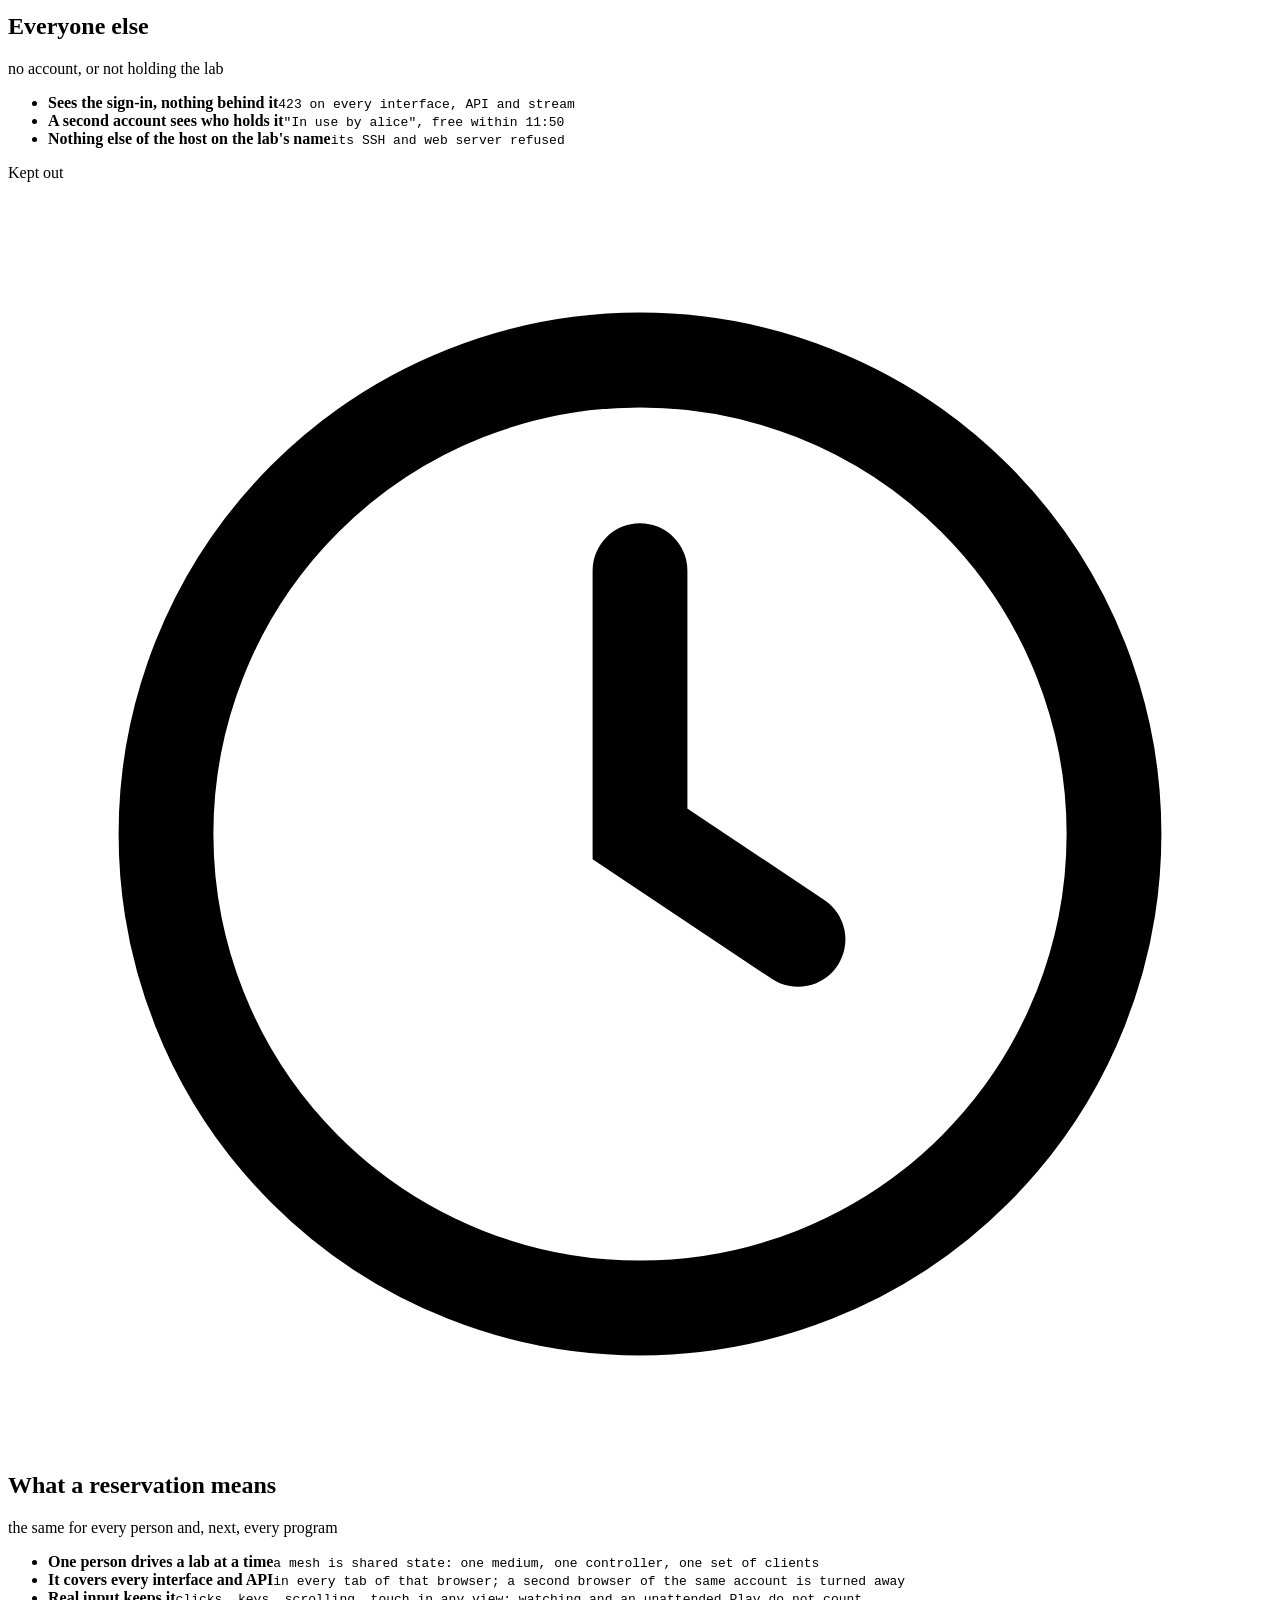
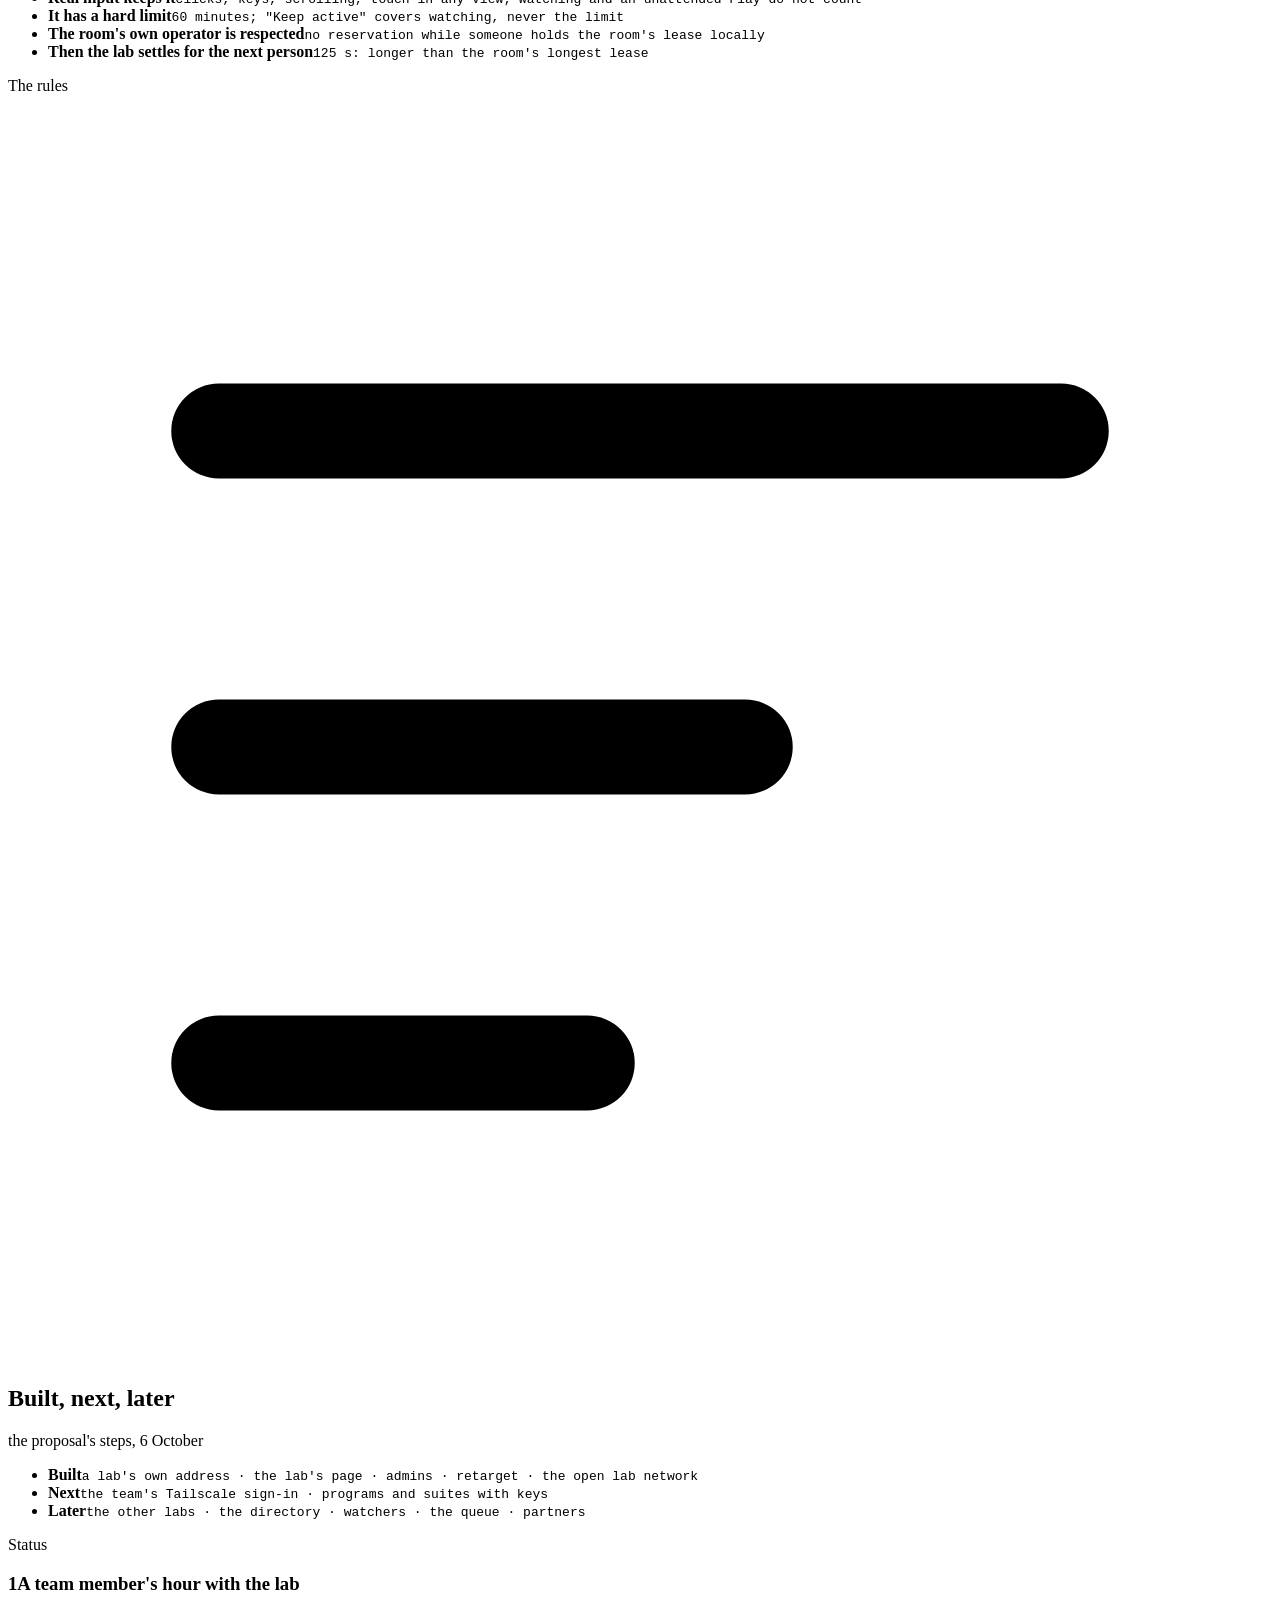
<file: site/posters/people.html>
<!doctype html>
<html lang="en">
<head>
<meta charset="utf-8">
<meta name="viewport" content="width=device-width, initial-scale=1">
<title>A lab from anywhere</title>
<link rel="icon" href="../icon.svg" type="image/svg+xml">
<meta name="description" content="Who uses an EasyMesh lab from outside the lab network and what each of them does: a team member, an admin, the operator on the host, the people on the lab network; next a developer's program, later a watcher and a partner. Drawn from rdk-emosa on rev120, 6 October 2026.">
<link rel="preconnect" href="https://fonts.googleapis.com">
<link rel="stylesheet" href="https://fonts.googleapis.com/css2?family=Bricolage+Grotesque:opsz,wght@12..96,600;12..96,800&family=IBM+Plex+Mono:wght@400;500;600;700&display=swap">
<link rel="stylesheet" href="https://mesh.vcpe.dev/posters/posters.css">
<script src="https://mesh.vcpe.dev/posters/posters.js" defer></script>
</head>
<body>
<main class="poster">
  <header class="masthead">
    <p class="eyebrow">boardfarmdevs · EasyMesh labs · remote access · who does what · 6 October 2026</p>
    <h1>A lab from anywhere</h1>
    <p>Who uses a lab from outside the lab network, what each of them does and what they see.
    Drawn from <b>rdk-emosa</b> on rev120, published privately on its own address since
    6 October, and publicly through Funnel since that afternoon. The team and anyone given an
    account use it today; a program and a watcher come next and later.</p>
    <nav><a href="flow.html">How it works →</a> <a href="../index.html">The explainer</a> <a href="https://mesh.vcpe.dev/posters/labs.html">The labs as built</a> <a href="https://mesh.vcpe.dev/">Home</a></nav>
  </header>

  <section class="board fourth" aria-label="The people around one lab">

    <article class="card remote a">
      <h2><svg viewBox="0 0 24 24" fill="none" stroke="currentColor" stroke-width="1.8" stroke-linecap="round"><circle cx="12" cy="8" r="4"/><path d="M4 21c0-4 4-7 8-7s8 3 8 7"/></svg>A team member</h2>
      <p class="repo">on the tailnet · an operator account</p>
      <ul class="rows">
        <li><b>Opens the lab's address</b><code>https://rdk-emosa.&lt;tailnet&gt;.ts.net/_remote/</code></li>
        <li><b>Signs in, sees whether the lab is free</b><code>a gateway account today; the Tailscale identity next (Q1)</code></li>
        <li><b>Reserves it: nobody else drives it now</b><code>one reservation for every interface and API</code></li>
        <li><b>Works in every interface in one window</b><code>side by side · one large · one at a time</code></li>
        <li><b>Releases it, or it ends by itself</b><code>10 min without input · 60 min at most</code></li>
      </ul>
      <span class="pill">Built · today</span>
    </article>

    <article class="card remote b">
      <h2><svg viewBox="0 0 24 24" fill="none" stroke="currentColor" stroke-width="1.8" stroke-linecap="round" stroke-linejoin="round"><path d="M12 3l8 3v6c0 5-3.5 8-8 9-4.5-1-8-4-8-9V6z"/><path d="M9 12l2 2 4-4"/></svg>An admin</h2>
      <p class="repo">an admin account · the lab's page, Manage</p>
      <ul class="rows">
        <li><b>Everything a team member does</b><code>reserve · use · release</code></li>
        <li><b>Sees who is signed in, in how many browsers</b><code>and who holds the lab</code></li>
        <li><b>Releases the lab at once</b><code>the room still settles for 125 s</code></li>
        <li><b>Starts and ends maintenance</b><code>ends the reservation, refuses new ones</code></li>
      </ul>
      <span class="pill">Built · today</span>
    </article>

    <article class="card umbrella c">
      <h2><svg viewBox="0 0 24 24" fill="none" stroke="currentColor" stroke-width="1.8" stroke-linecap="round" stroke-linejoin="round"><rect x="3" y="4" width="18" height="16" rx="2"/><path d="M7 9l3 3-3 3M13 15h4"/></svg>The operator</h2>
      <p class="repo">SSH to the host · <a href="https://github.com/boardfarmdevs/easymesh-remote/blob/main/docs/guides/setup.md">the setup guide</a></p>
      <ul class="rows">
        <li><b>Installs the gateway, once per host</b><code>sudo bash gateway/install-host.sh</code></li>
        <li><b>Sets a lab up and adds its people</b><code>configure --vm · add-user NAME --role admin</code></li>
        <li><b>Gives the lab its own address</b><code>address: one approval in Tailscale</code></li>
        <li><b>Publishes it, privately</b><code>publish --mode private</code></li>
        <li><b>Moves it to each rebuilt VM</b><code>retarget --vm rdk-emosa-1005</code></li>
      </ul>
      <span class="pill">Built · manage.py</span>
    </article>

    <article class="card medium d">
      <h2><svg viewBox="0 0 24 24" fill="none" stroke="currentColor" stroke-width="1.8" stroke-linecap="round"><path d="M2 12s4-7 10-7 10 7 10 7-4 7-10 7S2 12 2 12z"/><circle cx="12" cy="12" r="3"/></svg>A watcher</h2>
      <p class="repo">the observer role · proposal section 6</p>
      <ul class="rows">
        <li><b>Follows a room someone else drives</b><code>every interface, read-only</code></li>
        <li><b>Many at once, beside the one who drives</b><code>a review, a demonstration</code></li>
        <li><b>Today: sees who holds the lab, and until when</b><code>the lab's page, not its interfaces</code></li>
      </ul>
      <span class="pill">Later · step 9</span>
    </article>

    <figure class="device x">
      <div class="laptop">
        <div class="screen"><img src="img/remote-workspace.jpg" width="1600" height="1000" alt="The lab's page over the tailnet: the room with its 3D floor plan, the controller's dashboard and Console NG side by side, reserved by alice"></div>
        <div class="base"></div>
      </div>
      <figcaption>What a team member sees once the lab is theirs: <b>the room</b>, <b>the controller</b>
      and <b>Console NG</b> of rdk-emosa side by side, over the tailnet, from anywhere.</figcaption>
    </figure>

    <article class="card optimizer e">
      <h2><svg viewBox="0 0 24 24" fill="none" stroke="currentColor" stroke-width="1.8" stroke-linecap="round" stroke-linejoin="round"><path d="M8 8l-4 4 4 4M16 8l4 4-4 4M14 5l-4 14"/></svg>A developer's program</h2>
      <p class="repo">an optimizer run · a room suite · requirement Q2</p>
      <ul class="rows">
        <li><b>Reserves a lab for hours, not minutes</b><code>a key, no browser sign-in</code></li>
        <li><b>Drives the controller's and the room's APIs</b><code>from a developer's own machine</code></li>
        <li><b>Releases it when the run ends</b><code>the suites reserve the same way</code></li>
      </ul>
      <span class="pill">Next · step 6</span>
    </article>

    <article class="card rdk f">
      <h2><svg viewBox="0 0 24 24" fill="none" stroke="currentColor" stroke-width="1.8" stroke-linecap="round"><rect x="3" y="4" width="18" height="7" rx="2"/><rect x="3" y="13" width="18" height="7" rx="2"/><path d="M7 7.5h.01M7 16.5h.01"/></svg>The lab network</h2>
      <p class="repo">trusted · requirement Q3</p>
      <ul class="rows">
        <li><b>Uses the lab's ports as before</b><code>192.168.2.120:22010 · 22011 · 22012</code></li>
        <li><b>Not closed for a private lab</b><code>bookmarks and rev150's room suites keep working</code></li>
        <li><b>Shares the lab by the same reservation</b><code>local tools take it: step 6</code></li>
      </ul>
      <span class="pill">Built · open</span>
    </article>

    <article class="card builder g">
      <h2><svg viewBox="0 0 24 24" fill="none" stroke="currentColor" stroke-width="1.8" stroke-linecap="round"><circle cx="12" cy="12" r="9"/><path d="M3 12h18M12 3c3 3 3 15 0 18M12 3c-3 3-3 15 0 18"/></svg>A partner</h2>
      <p class="repo">outside the tailnet · Funnel, or a shared device</p>
      <ul class="rows">
        <li><b>Does what a team member does</b><code>a gateway account of their own</code></li>
        <li><b>Gets in by a shared lab device</b><code>sharing one device shares one lab</code></li>
        <li><b>Or by Funnel, with no Tailscale at all</b><code>public since 6 October</code></li>
      </ul>
      <span class="pill">Possible · Funnel</span>
    </article>

    <article class="card phys h">
      <h2><svg viewBox="0 0 24 24" fill="none" stroke="currentColor" stroke-width="1.8" stroke-linecap="round" stroke-linejoin="round"><rect x="4" y="10" width="16" height="11" rx="2"/><path d="M8 10V7a4 4 0 018 0v3"/></svg>Everyone else</h2>
      <p class="repo">no account, or not holding the lab</p>
      <ul class="rows">
        <li><b>Sees the sign-in, nothing behind it</b><code>423 on every interface, API and stream</code></li>
        <li><b>A second account sees who holds it</b><code>"In use by alice", free within 11:50</code></li>
        <li><b>Nothing else of the host on the lab's name</b><code>its SSH and web server refused</code></li>
      </ul>
      <span class="pill">Kept out</span>
    </article>

    <article class="card remote wide i">
      <h2><svg viewBox="0 0 24 24" fill="none" stroke="currentColor" stroke-width="1.8" stroke-linecap="round"><circle cx="12" cy="12" r="9"/><path d="M12 7v5l3 2"/></svg>What a reservation means</h2>
      <p class="repo">the same for every person and, next, every program</p>
      <ul class="rows">
        <li><b>One person drives a lab at a time</b><code>a mesh is shared state: one medium, one controller, one set of clients</code></li>
        <li><b>It covers every interface and API</b><code>in every tab of that browser; a second browser of the same account is turned away</code></li>
        <li><b>Real input keeps it</b><code>clicks, keys, scrolling, touch in any view; watching and an unattended Play do not count</code></li>
        <li><b>It has a hard limit</b><code>60 minutes; "Keep active" covers watching, never the limit</code></li>
        <li><b>The room's own operator is respected</b><code>no reservation while someone holds the room's lease locally</code></li>
        <li><b>Then the lab settles for the next person</b><code>125 s: longer than the room's longest lease</code></li>
      </ul>
      <span class="pill">The rules</span>
    </article>

    <article class="card umbrella below j">
      <h2><svg viewBox="0 0 24 24" fill="none" stroke="currentColor" stroke-width="1.8" stroke-linecap="round"><path d="M4 6h16M4 12h10M4 18h7"/></svg>Built, next, later</h2>
      <p class="repo">the proposal's steps, 6 October</p>
      <ul class="rows">
        <li><b>Built</b><code>a lab's own address · the lab's page · admins · retarget · the open lab network</code></li>
        <li><b>Next</b><code>the team's Tailscale sign-in · programs and suites with keys</code></li>
        <li><b>Later</b><code>the other labs · the directory · watchers · the queue · partners</code></li>
      </ul>
      <span class="pill">Status</span>
    </article>
  </section>

  <section class="journeys" aria-label="What each of them does, step by step">
    <article class="journey remote">
      <h3><span class="num">1</span>A team member's hour with the lab</h3>
      <p>From a laptop anywhere, on the tailnet. Nothing to install but Tailscale.</p>
      <ol class="steps">
        <li>Opens <code>https://rdk-emosa.&lt;tailnet&gt;.ts.net/_remote/</code>: the lab's card, what it is, and the rules.</li>
        <li>Signs in. The page says <b>Free</b>, or who holds the lab and when it is free at the latest.</li>
        <li>Presses <b>Reserve and open the lab</b>. The gateway checks that nobody holds the room locally, then the lab is theirs.</li>
        <li>Works: the room, the controller and Console NG side by side; drags a divider, maximizes the room, sends a colleague the layout's link.</li>
        <li>Steps away for coffee: the idle timer counts down from 10 minutes; any click in any view renews it.</li>
        <li>Presses <b>Release lab</b>. Every view closes; the next person can reserve 125 s later.</li>
      </ol>
    </article>
    <article class="journey builder">
      <h3><span class="num">2</span>An admin steps in</h3>
      <p>Someone left a reservation running, or the lab needs local work.</p>
      <ol class="steps">
        <li>Opens <b>Manage</b> on the lab's page: who is signed in, in how many browsers, who holds the lab and for how long.</li>
        <li><b>Release now</b>: the holder's views close at once; the lab settles, then it is free.</li>
        <li><b>Start maintenance</b> before a local suite or work on the VM: the reservation ends and nobody can take a new one.</li>
        <li><b>End maintenance</b> when done; the page tells everyone the lab is free again.</li>
      </ol>
    </article>
    <article class="journey umbrella">
      <h3><span class="num">3</span>The operator, from install to rebuild</h3>
      <p>On the lab host over SSH, with <code>manage.py</code> (<code>/opt/easymesh-remote</code>).</p>
      <ol class="steps">
        <li><code>install-host.sh</code>, once per host: the packages, a service account, the units.</li>
        <li><code>--lab rdk-emosa configure --vm rdk-emosa-1005</code>: the lab named after its configuration, its VM's published ports read.</li>
        <li><code>add-user rob --role admin</code>, <code>add-user alice</code>: a password each, typed, never on a command line.</li>
        <li><code>address</code>: the lab's own Tailscale device; one link to approve, once.</li>
        <li><code>publish --mode private</code>: the lab's three addresses, each checked to reach the gateway.</li>
        <li>After every rebuild, once the new VM is accepted: <code>retarget --vm rdk-emosa-1005</code>. The address, the accounts and the state stay.</li>
      </ol>
    </article>
    <article class="journey optimizer">
      <h3><span class="num">4</span>A program, next</h3>
      <p>Requirement Q2: an optimizer developed on someone's own machine, run against a lab.</p>
      <ol class="steps">
        <li>The developer asks an admin for a key for one lab.</li>
        <li>The program reserves the lab with it, for the length of the run: hours, not the 60 minutes a person gets.</li>
        <li>It reads the controller's topology and the room's state, and steers clients, through the same addresses.</li>
        <li>It releases the lab at the end; the room suites on the host reserve it the same way, in place of maintenance.</li>
      </ol>
    </article>
  </section>

  <section class="stage-shots" aria-label="What they see">
    <figure><img src="img/remote-welcome.jpg" width="1600" height="1000" alt="The lab's page signed out: RDK lab + EMOSA, what it is, the sign-in form, its three interfaces and the rules" loading="lazy"><figcaption><b>1 · The welcome</b> · signed out: what the lab is, its interfaces, the rules, the sign-in</figcaption></figure>
    <figure><img src="img/remote-free.jpg" width="1600" height="1000" alt="The lab's page for alice, signed in: the lab's VM, host and build date, Free, and the button Reserve and open the lab" loading="lazy"><figcaption><b>2 · Free</b> · signed in: the VM, the host, the build date, and the reserve button</figcaption></figure>
    <figure><img src="img/remote-one-large.jpg" width="1600" height="1000" alt="The workspace in its one large layout: the room large on the left, the controller and Console NG stacked on the right" loading="lazy"><figcaption><b>3 · One large</b> · the room beside the controller and Console NG; the idle and limit timers in the bar</figcaption></figure>
    <figure><img src="img/remote-tabs.jpg" width="1600" height="1000" alt="The workspace one at a time: the room alone, with tabs for the room, the controller and Console NG" loading="lazy"><figcaption><b>4 · One at a time</b> · the room alone, the others a tab away and still live</figcaption></figure>
    <figure><img src="img/remote-in-use.jpg" width="1600" height="1000" alt="The lab's page in dark mode for bob while alice holds the lab: In use by alice, free within 12:00 at the latest, the reserve button disabled" loading="lazy"><figcaption><b>5 · In use</b> · bob, meanwhile: who holds the lab and when it is free at the latest</figcaption></figure>
    <figure><img src="img/remote-admin.jpg" width="1600" height="1000" alt="The Manage panel: the reservation with its timers and Release now, maintenance with its button, who is signed in, and the commands for accounts" loading="lazy"><figcaption><b>6 · Manage</b> · an admin's panel (a test run against rdk-emosa-1005's interfaces)</figcaption></figure>
  </section>

  <section class="stage-panels" aria-label="The requirements and what is open">
    <div class="panel">
      <h3>The requirements · confirmed 6 October</h3>
      <div class="table-wrap">
        <table>
          <thead><tr><th></th><th>Question</th><th>Answer</th></tr></thead>
          <tbody>
            <tr><td style="white-space:nowrap"><b>Q1</b></td><td>Who uses a lab remotely?</td><td>the team now, on the tailnet; named partners later</td></tr>
            <tr><td style="white-space:nowrap"><b>Q2</b></td><td>What do they do?</td><td>click through the interfaces now; run their own code against a lab soon</td></tr>
            <tr><td style="white-space:nowrap"><b>Q3</b></td><td>Is the lab network trusted?</td><td>yes: closed only for a public lab</td></tr>
            <tr><td style="white-space:nowrap"><b>Q4</b></td><td>After a rebuild, which VM is the lab?</td><td>the newest accepted one, by <code>retarget</code></td></tr>
            <tr><td style="white-space:nowrap"><b>Q5</b></td><td>Public access?</td><td>public through Funnel since 6 October, the LAN kept open</td></tr>
          </tbody>
        </table>
      </div>
    </div>
    <div class="panel">
      <h3>Open</h3>
      <ul class="timeline">
        <li class="open">The team still signs in with a gateway password<small>step 5: the Tailscale identity the tailnet already checked</small></li>
        <li class="open">Programs and suites cannot reserve a lab<small>step 6: keys and reservations of hours; until then a suite runs under maintenance</small></li>
        <li class="open">A rebuild still needs an operator<small>rdk-emosa moved to 1005 by hand (retarget); the lab's build should run it</small></li>
        <li class="open">Only the RDK labs<small>step 7: the prplMesh and OpenSync labs name their interfaces differently</small></li>
      </ul>
    </div>
  </section>

  <aside class="banner">
    <h3>One lab, one person driving, from anywhere</h3>
    <p>How it works underneath, from the browser to the lab's VM, is the other poster:
    <a href="flow.html">how a lab is reached</a>. Everything here is in
    <a href="https://github.com/boardfarmdevs/easymesh-remote">easymesh-remote</a>.</p>
  </aside>
  <p class="foot">Kept in easymesh-remote <code>site/posters/</code>: update it when the remote system changes. Tailnet names are shown as &lt;tailnet&gt;.</p>
</main>
</body>
</html>
</file>
<file: site/style.css>
/* easymesh-remote's site: one long explainer, its diagrams inline SVG drawn with the tokens below. */
:root {
  --bg: #f6f7f4; --paper: #ffffff; --fg: #1b2420; --muted: #5a665f; --faint: #8a958e;
  --line: #d9ded8; --grid: #e9ece7;
  --accent: #a8327a;          /* remote access: magenta */
  --accent-soft: #f6e3ef;
  --radio: #0e7a6d;           /* a lab and its ports: teal */
  --radio-soft: #dff0ec;
  --good: #2f7d32; --good-soft: #e3f2e1;
  --bad: #b3392f; --bad-soft: #f8e3df;
  --warn: #a8660b; --warn-soft: #f9ecd6;
  --code-bg: #f0f2ee;
  color-scheme: light;
}
@media (prefers-color-scheme: dark) {
  :root:not([data-theme="light"]) {
    --bg: #0f1412; --paper: #161d1a; --fg: #e4ebe6; --muted: #9fb0a7; --faint: #6f7f77;
    --line: #2a3530; --grid: #1d2622;
    --accent: #ee8fc6; --accent-soft: #3a1830;
    --radio: #4fc7b5; --radio-soft: #123630;
    --good: #7ccf7f; --good-soft: #1b3320;
    --bad: #f08b80; --bad-soft: #3d1d1a;
    --warn: #e8b05a; --warn-soft: #3a2a12;
    --code-bg: #1b2320;
    color-scheme: dark;
  }
}
:root[data-theme="dark"] {
  --bg: #0f1412; --paper: #161d1a; --fg: #e4ebe6; --muted: #9fb0a7; --faint: #6f7f77;
  --line: #2a3530; --grid: #1d2622;
  --accent: #ee8fc6; --accent-soft: #3a1830;
  --radio: #4fc7b5; --radio-soft: #123630;
  --good: #7ccf7f; --good-soft: #1b3320;
  --bad: #f08b80; --bad-soft: #3d1d1a;
  --warn: #e8b05a; --warn-soft: #3a2a12;
  --code-bg: #1b2320;
  color-scheme: dark;
}

* { box-sizing: border-box; }
html { scroll-behavior: smooth; }
body {
  margin: 0; background: var(--bg); color: var(--fg);
  font: 17.5px/1.7 "IBM Plex Sans", system-ui, -apple-system, "Segoe UI", sans-serif;
  -webkit-font-smoothing: antialiased;
}
a { color: var(--accent); text-underline-offset: 3px; }
a:hover { text-decoration-thickness: 2px; }

.page { max-width: 1120px; margin: 0 auto; padding: 0 20px 96px; display: grid; gap: 0 56px; grid-template-columns: minmax(0, 1fr); }
@media (min-width: 1000px) { .page { grid-template-columns: 200px minmax(0, 720px); } }

header.hero { grid-column: 1 / -1; padding: 64px 0 36px; max-width: 820px; }
.eyebrow { margin: 0 0 14px; font: 600 12.5px/1 "IBM Plex Mono", ui-monospace, monospace; letter-spacing: .14em; text-transform: uppercase; color: var(--accent); }
h1 { font: 700 clamp(32px, 5vw, 50px)/1.08 "IBM Plex Sans Condensed", "IBM Plex Sans", sans-serif; letter-spacing: -.01em; margin: 0 0 20px; text-wrap: balance; }
.lead { font-size: 20px; line-height: 1.6; color: var(--muted); margin: 0 0 20px; max-width: 68ch; }
.meta { display: flex; flex-wrap: wrap; gap: 8px 22px; font-size: 14.5px; color: var(--faint); }
.meta a { color: var(--muted); }

nav.toc { display: none; }
@media (min-width: 1000px) {
  nav.toc { display: block; position: sticky; top: 24px; align-self: start; margin-top: 8px; font-size: 14px; line-height: 1.45; }
  nav.toc p { margin: 0 0 10px; font: 600 11.5px/1 "IBM Plex Mono", monospace; letter-spacing: .12em; text-transform: uppercase; color: var(--faint); }
  nav.toc ol { list-style: none; padding: 0; margin: 0; display: grid; gap: 7px; counter-reset: toc; }
  nav.toc li { counter-increment: toc; display: grid; grid-template-columns: 22px 1fr; }
  nav.toc li::before { content: counter(toc); font-family: "IBM Plex Mono", monospace; color: var(--faint); }
  nav.toc a { color: var(--muted); text-decoration: none; }
  nav.toc a:hover, nav.toc a.on { color: var(--accent); }
}

article { min-width: 0; }
article section { padding-top: 28px; counter-increment: part; }
article { counter-reset: part; }
h2 { font: 700 30px/1.2 "IBM Plex Sans Condensed", "IBM Plex Sans", sans-serif; margin: 40px 0 16px; text-wrap: balance; }
h2::before { content: counter(part, decimal-leading-zero); display: block; font: 600 13px/1 "IBM Plex Mono", monospace; color: var(--accent); letter-spacing: .1em; margin-bottom: 10px; }
h3 { font: 600 20px/1.3 "IBM Plex Sans", sans-serif; margin: 30px 0 8px; text-wrap: balance; }
p { margin: 0 0 18px; }
ul, ol { padding-left: 22px; margin: 0 0 18px; }
li { margin: 4px 0; }
strong { font-weight: 600; }
code { font: .86em/1.4 "IBM Plex Mono", ui-monospace, monospace; background: var(--code-bg); padding: 1px 5px; border-radius: 4px; }
pre { background: var(--code-bg); border: 1px solid var(--line); border-radius: 10px; padding: 14px 16px; overflow-x: auto; margin: 0 0 20px; }
pre code { background: none; padding: 0; font-size: 14px; line-height: 1.55; }

figure { margin: 28px 0 30px; }
figure.wide { margin-left: 0; margin-right: 0; }
@media (min-width: 1000px) { figure.wide { margin-right: -120px; } }
.fig { background: var(--paper); border: 1px solid var(--line); border-radius: 14px; padding: 18px; overflow-x: auto; }
.fig svg { display: block; width: 100%; height: auto; min-width: 560px; }
figcaption { color: var(--muted); font-size: 14.5px; line-height: 1.55; margin-top: 10px; max-width: 68ch; }
figcaption b { color: var(--fg); font-weight: 600; }

aside.note { border-left: 3px solid var(--accent); background: var(--accent-soft); border-radius: 0 10px 10px 0; padding: 14px 18px; margin: 0 0 22px; font-size: 16px; }
aside.note p:last-child { margin-bottom: 0; }
aside.note .t { display: block; font: 600 12px/1 "IBM Plex Mono", monospace; letter-spacing: .1em; text-transform: uppercase; color: var(--accent); margin-bottom: 8px; }
aside.limit { border-left-color: var(--warn); background: var(--warn-soft); }
aside.limit .t { color: var(--warn); }

.table-wrap { overflow-x: auto; margin: 0 0 22px; }
table { border-collapse: collapse; width: 100%; font-size: 15.5px; }
th, td { text-align: left; padding: 9px 12px; border-bottom: 1px solid var(--line); vertical-align: top; }
th { font: 600 12px/1.3 "IBM Plex Mono", monospace; letter-spacing: .08em; text-transform: uppercase; color: var(--faint); }
td:first-child { white-space: nowrap; }
.num { font-variant-numeric: tabular-nums; }

footer.end { border-top: 1px solid var(--line); margin-top: 56px; padding-top: 24px; color: var(--muted); font-size: 15px; }

/* diagrams */
svg text { font-family: "IBM Plex Sans", system-ui, sans-serif; fill: var(--fg); }
svg .mono { font-family: "IBM Plex Mono", ui-monospace, monospace; }
svg .t { font-size: 15px; font-weight: 600; }
svg .s { font-size: 12.5px; fill: var(--muted); }
svg .xs { font-size: 11px; fill: var(--faint); }
svg .lbl-accent { fill: var(--accent); }
svg .lbl-radio { fill: var(--radio); }
svg .lbl-good { fill: var(--good); }
svg .lbl-bad { fill: var(--bad); }
svg .lbl-warn { fill: var(--warn); }
svg .box { fill: var(--paper); stroke: var(--line); stroke-width: 1.5; }
svg .box-accent { fill: var(--accent-soft); stroke: var(--accent); stroke-width: 1.5; }
svg .box-radio { fill: var(--radio-soft); stroke: var(--radio); stroke-width: 1.5; }
svg .box-soft { fill: var(--grid); stroke: none; }
svg .box-good { fill: var(--good-soft); stroke: var(--good); stroke-width: 1.5; }
svg .box-bad { fill: var(--bad-soft); stroke: var(--bad); stroke-width: 1.5; }
svg .box-warn { fill: var(--warn-soft); stroke: var(--warn); stroke-width: 1.5; }
svg .ln { stroke: var(--muted); stroke-width: 1.5; fill: none; }
svg .ln-faint { stroke: var(--line); stroke-width: 1.5; fill: none; }
svg .ln-accent { stroke: var(--accent); stroke-width: 2; fill: none; }
svg .ln-radio { stroke: var(--radio); stroke-width: 2; fill: none; }
svg .ln-good { stroke: var(--good); stroke-width: 2; fill: none; }
svg .ln-bad { stroke: var(--bad); stroke-width: 2; fill: none; }
svg .ln-warn { stroke: var(--warn); stroke-width: 2; fill: none; }
svg .dash { stroke-dasharray: 5 5; }
svg .dot { stroke-dasharray: 2 4; }
svg .wall { stroke: var(--fg); stroke-width: 4; stroke-linecap: round; }
svg .fill-accent { fill: var(--accent); }
svg .fill-radio { fill: var(--radio); }
svg .fill-good { fill: var(--good); }
svg .fill-bad { fill: var(--bad); }
svg .fill-warn { fill: var(--warn); }
svg .fill-muted { fill: var(--muted); }
svg .fill-paper { fill: var(--paper); }
svg .grid { stroke: var(--grid); stroke-width: 1; }
svg .arrow { fill: var(--muted); }

.skip { position: absolute; left: -9999px; }
.skip:focus { left: 12px; top: 12px; background: var(--paper); padding: 8px 12px; z-index: 10; }

/* sketches of pages that do not exist yet */
svg .pill-good { fill: var(--good-soft); stroke: var(--good); stroke-width: 1; }
svg .pill-warn { fill: var(--warn-soft); stroke: var(--warn); stroke-width: 1; }
svg .pill-muted { fill: var(--grid); stroke: var(--line); stroke-width: 1; }
svg .pill-accent { fill: var(--accent-soft); stroke: var(--accent); stroke-width: 1; }
svg .rule { stroke: var(--line); stroke-width: 1; }

/* The posters at the foot of the page: a card each, its thumbnail in the reader's colour scheme. */
.posters { display: grid; grid-template-columns: repeat(auto-fit, minmax(min(100%, 300px), 1fr)); gap: 20px; margin-top: 18px; }
.poster-card {
  display: block; overflow: hidden; color: inherit; text-decoration: none;
  background: var(--paper); border: 1px solid var(--line); border-radius: 12px; transition: border-color .15s;
}
.poster-card:hover, .poster-card:focus-visible { border-color: var(--accent); }
.poster-card img {
  display: block; width: 100%; height: auto; aspect-ratio: 16 / 10; object-fit: cover; object-position: top;
  border-bottom: 1px solid var(--line);
}
.pc-text { display: grid; gap: 2px; padding: 14px 18px 16px; }
.pc-text b { color: var(--accent); font-size: 17px; }
.pc-text span { color: var(--muted); font-size: 14.5px; }
</file>
